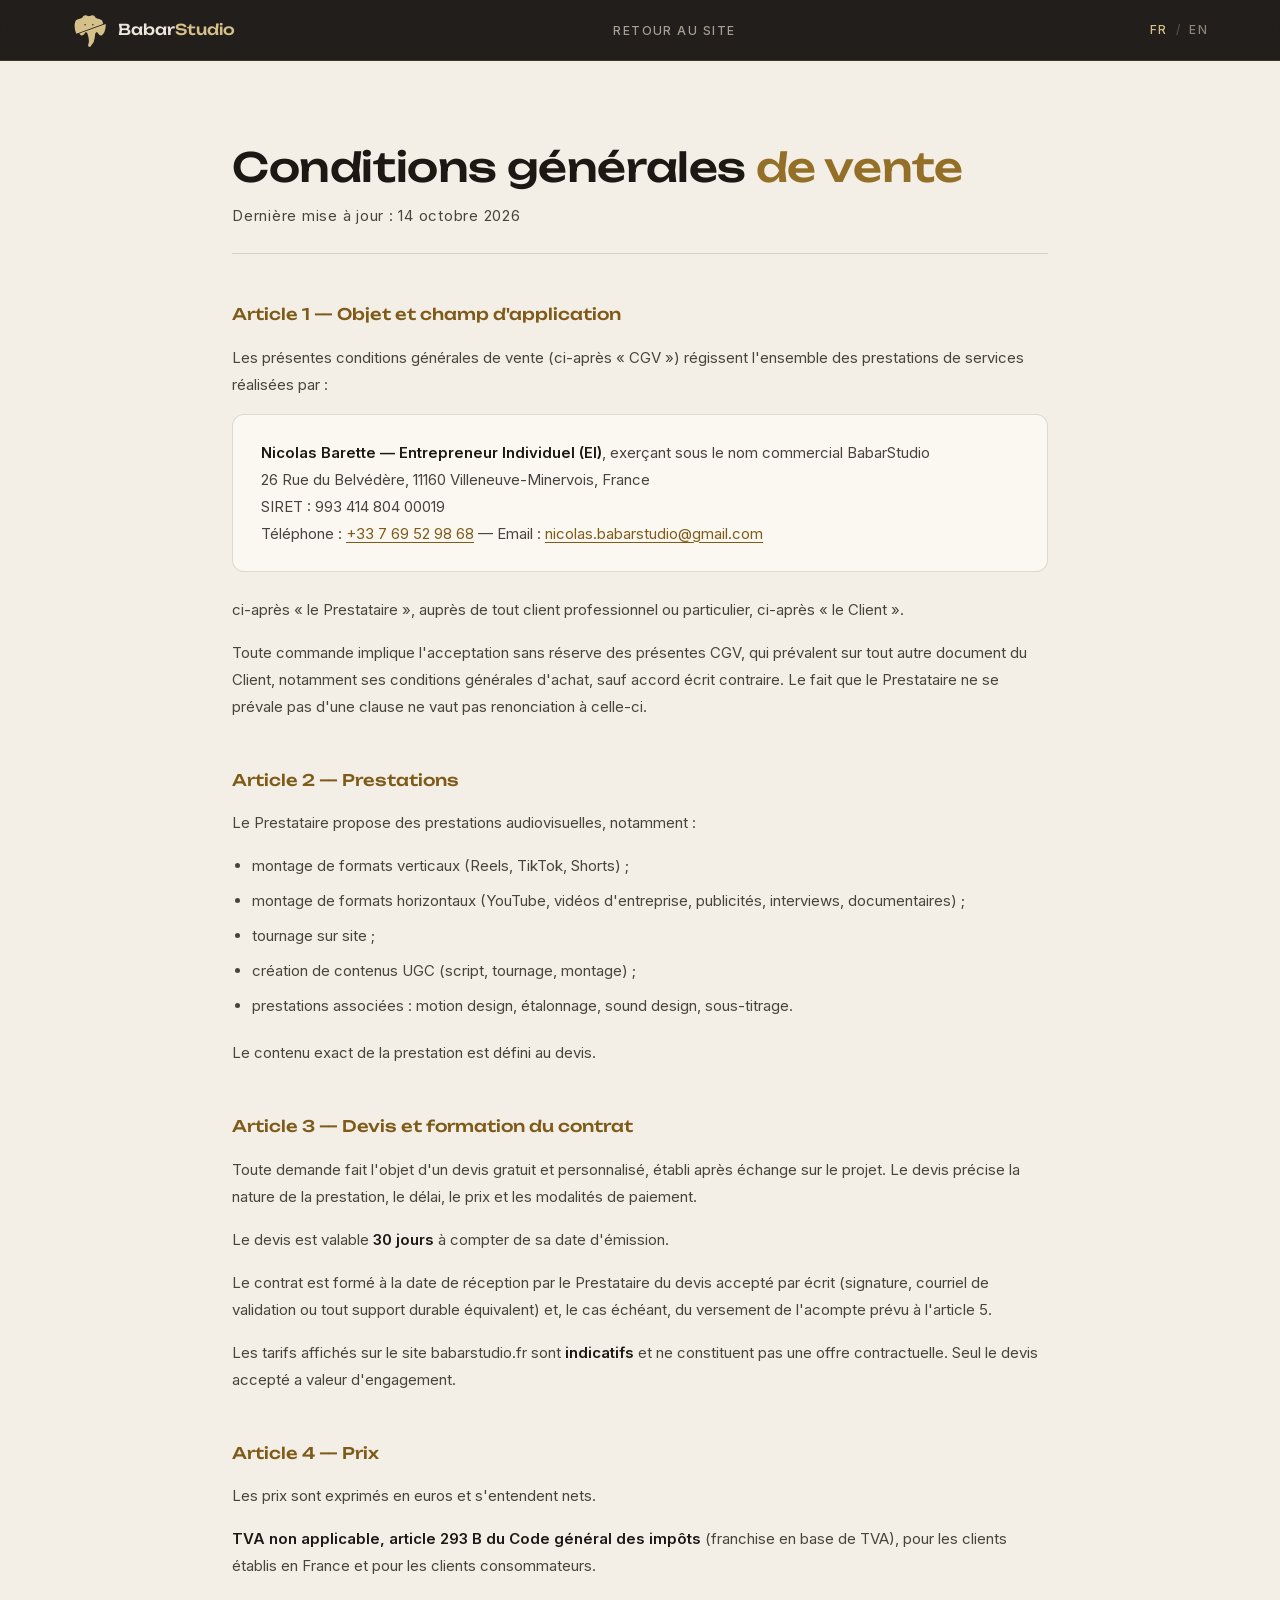
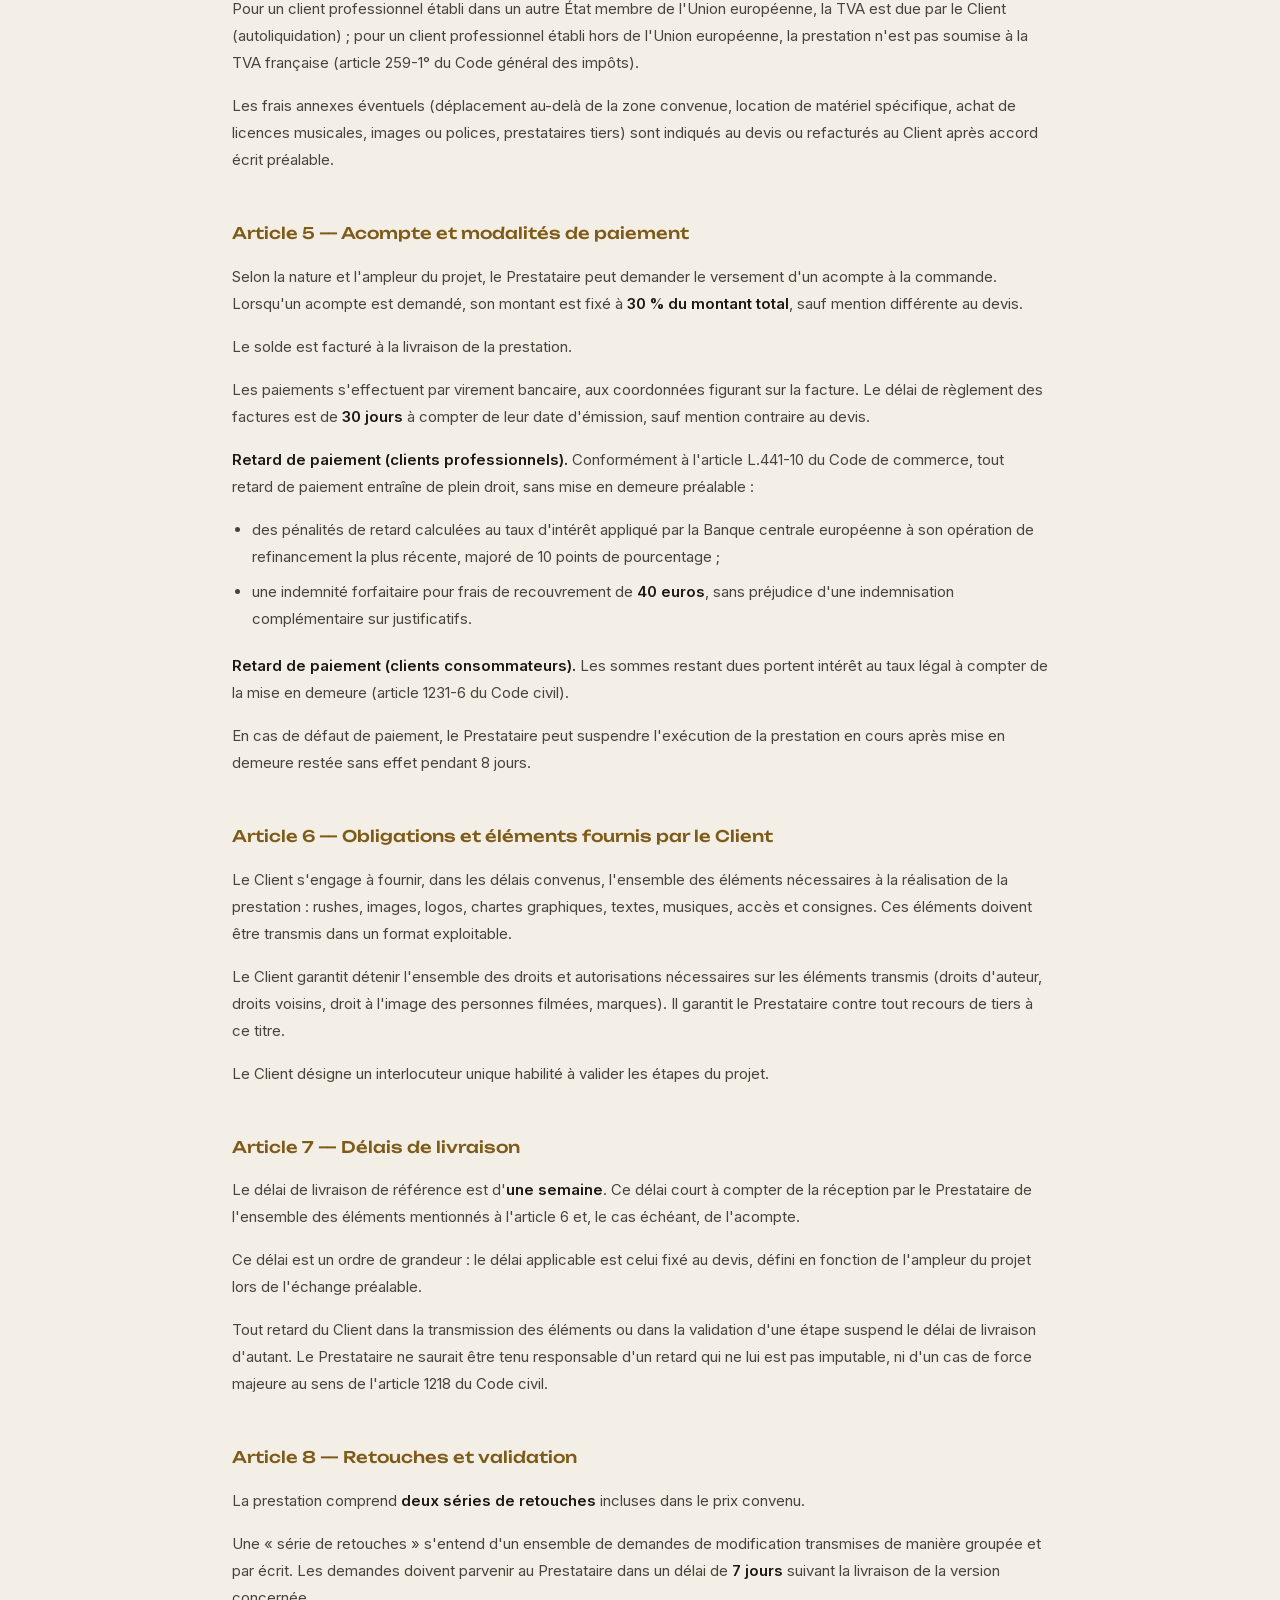
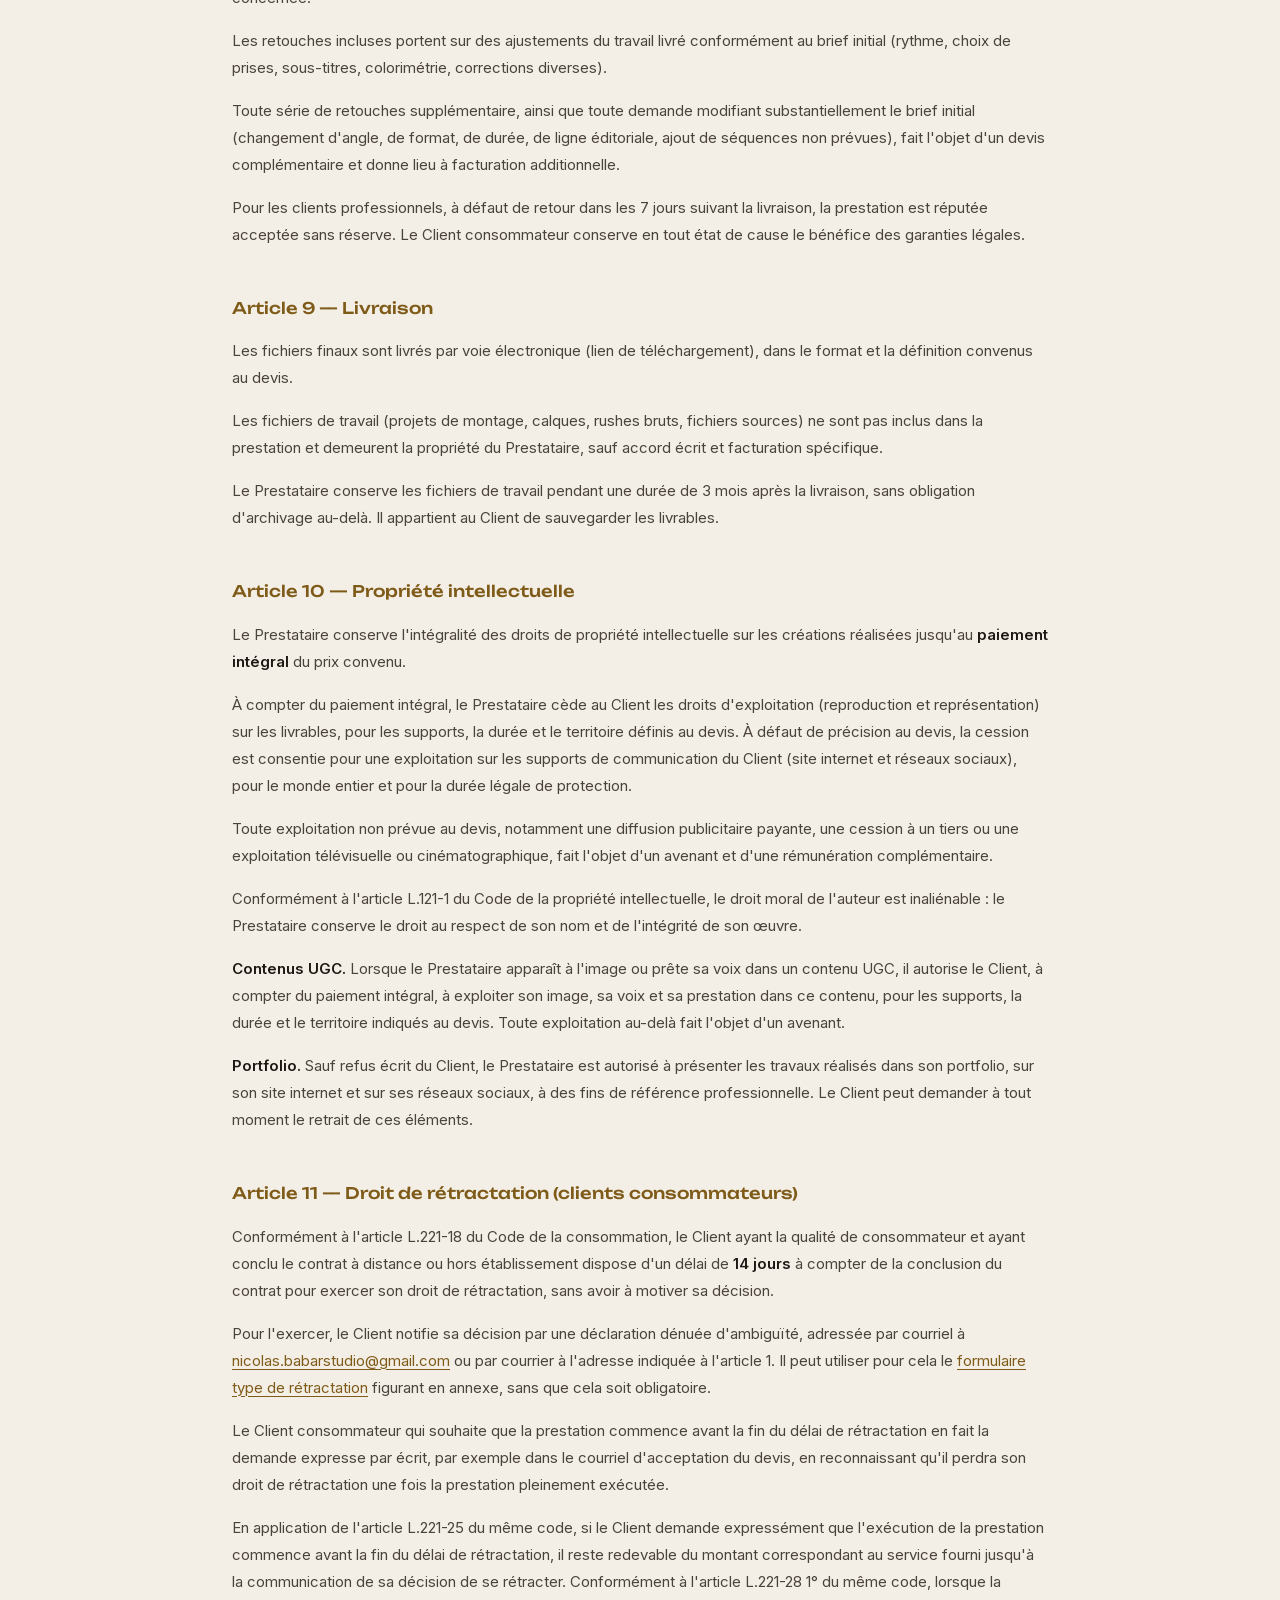
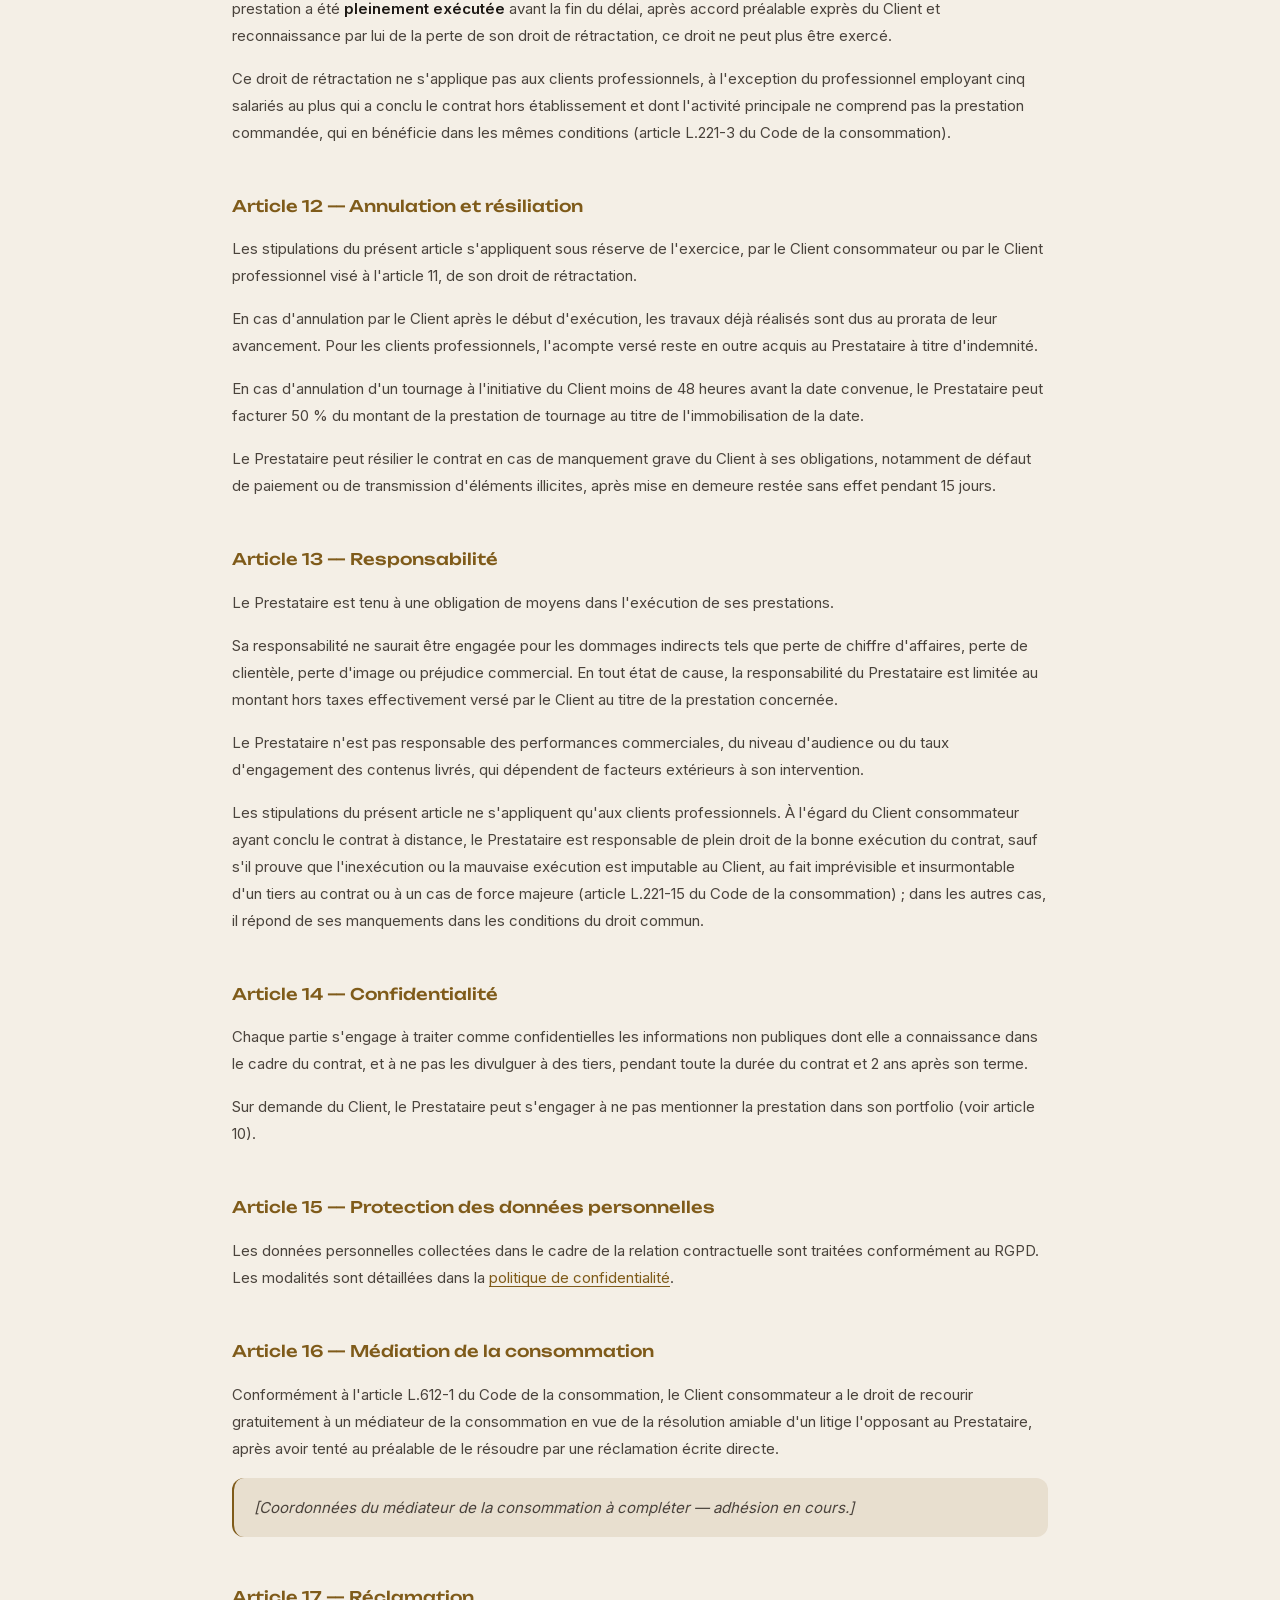
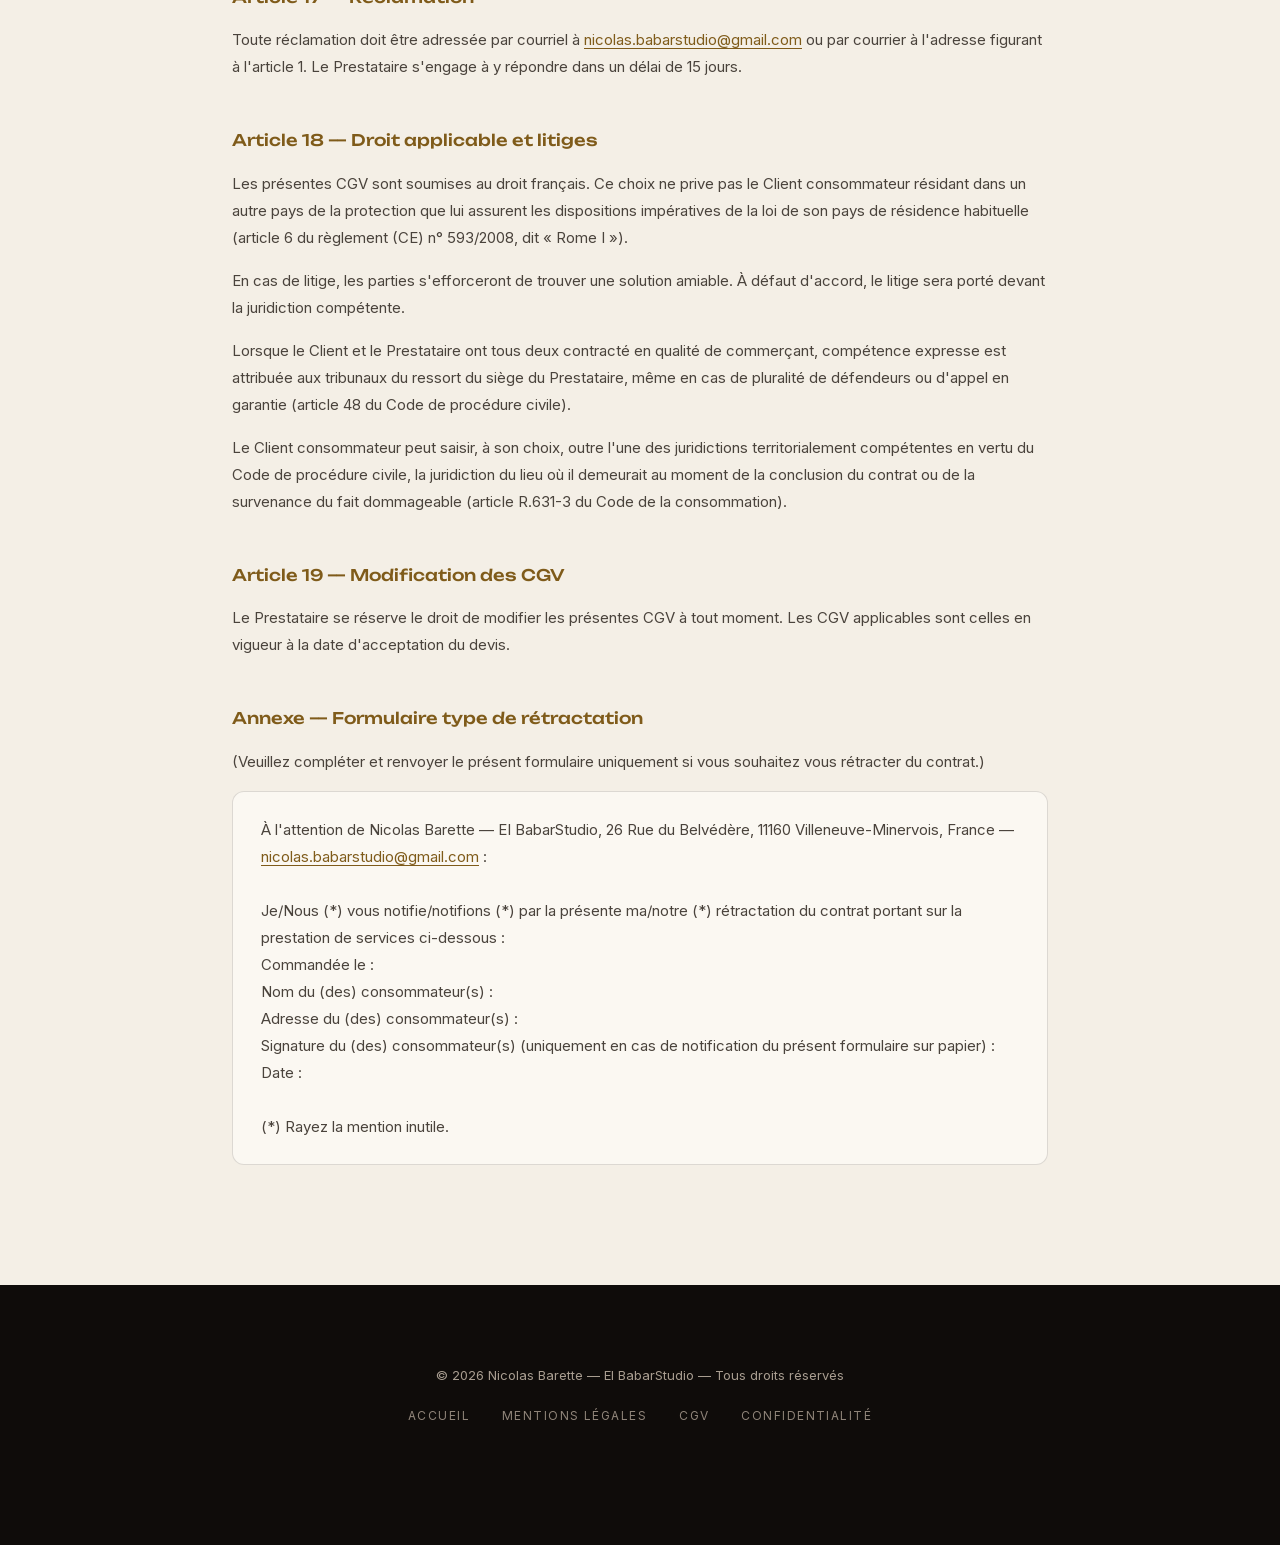
<file: cgv.html>
<!DOCTYPE html>
<html lang="fr">
<head>
  <meta charset="UTF-8">
  <meta http-equiv="Content-Security-Policy" content="default-src 'self'; base-uri 'none'; object-src 'none'; script-src 'self'; style-src 'self'; font-src 'self'; img-src 'self' https://img.youtube.com; frame-src https://www.youtube-nocookie.com; connect-src https://formspree.io; form-action https://formspree.io; upgrade-insecure-requests">
  <meta name="referrer" content="strict-origin-when-cross-origin">
  <meta name="viewport" content="width=device-width, initial-scale=1.0">
  <title>Conditions générales de vente | BabarStudio</title>
  <meta name="description" content="Conditions générales de vente des prestations de montage vidéo, tournage et création UGC de BabarStudio — Nicolas Barette.">
  <meta name="robots" content="noindex, follow">
  <link rel="canonical" href="https://babarstudio.fr/cgv.html">
  <link rel="alternate" hreflang="fr" href="https://babarstudio.fr/cgv.html">
  <link rel="alternate" hreflang="en" href="https://babarstudio.fr/en/terms.html">
  <meta name="theme-color" content="#0f0c0a">
  <link rel="icon" href="favicon.png" type="image/png">
  <link rel="apple-touch-icon" href="apple-touch-icon.png">
  <link rel="preload" href="fonts/inter.woff2" as="font" type="font/woff2" crossorigin>
  <link rel="preload" href="fonts/unbounded.woff2" as="font" type="font/woff2" crossorigin>
  <link rel="stylesheet" href="style.css">
</head>
<body>

  <div class="page-bg" aria-hidden="true"></div>

  <nav id="navbar" class="scrolled" aria-label="Navigation principale">
    <div class="nav-container">
      <a href="./" class="nav-logo" aria-label="BabarStudio, accueil">
        <img src="logo.svg" alt="BabarStudio" class="nav-logo-img" width="64" height="64">
        <span class="nav-logo-text"><span class="logo-babar">Babar</span><span class="logo-studio">Studio</span></span>
      </a>
      <ul class="nav-links nav-static">
        <li><a href="./">Retour au site</a></li>
      </ul>
      <div class="lang-switch">
        <a href="cgv.html" hreflang="fr" class="active" aria-current="true">FR</a>
        <span aria-hidden="true">/</span>
        <a href="en/terms.html" hreflang="en">EN</a>
      </div>
    </div>
  </nav>

  <main class="legal">
    <div class="container">
      <h1>Conditions générales <span class="neon-text">de vente</span></h1>
      <p class="legal-updated">Dernière mise à jour : 14 octobre 2026</p>

      <h2>Article 1 — Objet et champ d'application</h2>
      <p>Les présentes conditions générales de vente (ci-après « CGV ») régissent l'ensemble des prestations de services réalisées par :</p>
      <div class="legal-box">
        <p>
          <strong>Nicolas Barette — Entrepreneur Individuel (EI)</strong>, exerçant sous le nom commercial BabarStudio<br>
          26 Rue du Belvédère, 11160 Villeneuve-Minervois, France<br>
          SIRET : 993 414 804 00019<br>
          Téléphone : <a href="tel:+33769529868">+33 7 69 52 98 68</a> — Email : <a href="mailto:nicolas.babarstudio@gmail.com">nicolas.babarstudio@gmail.com</a>
        </p>
      </div>
      <p>ci-après « le Prestataire », auprès de tout client professionnel ou particulier, ci-après « le Client ».</p>
      <p>Toute commande implique l'acceptation sans réserve des présentes CGV, qui prévalent sur tout autre document du Client, notamment ses conditions générales d'achat, sauf accord écrit contraire. Le fait que le Prestataire ne se prévale pas d'une clause ne vaut pas renonciation à celle-ci.</p>

      <h2>Article 2 — Prestations</h2>
      <p>Le Prestataire propose des prestations audiovisuelles, notamment :</p>
      <ul>
        <li>montage de formats verticaux (Reels, TikTok, Shorts) ;</li>
        <li>montage de formats horizontaux (YouTube, vidéos d'entreprise, publicités, interviews, documentaires) ;</li>
        <li>tournage sur site ;</li>
        <li>création de contenus UGC (script, tournage, montage) ;</li>
        <li>prestations associées : motion design, étalonnage, sound design, sous-titrage.</li>
      </ul>
      <p>Le contenu exact de la prestation est défini au devis.</p>

      <h2>Article 3 — Devis et formation du contrat</h2>
      <p>Toute demande fait l'objet d'un devis gratuit et personnalisé, établi après échange sur le projet. Le devis précise la nature de la prestation, le délai, le prix et les modalités de paiement.</p>
      <p>Le devis est valable <strong>30 jours</strong> à compter de sa date d'émission.</p>
      <p>Le contrat est formé à la date de réception par le Prestataire du devis accepté par écrit (signature, courriel de validation ou tout support durable équivalent) et, le cas échéant, du versement de l'acompte prévu à l'article 5.</p>
      <p>Les tarifs affichés sur le site babarstudio.fr sont <strong>indicatifs</strong> et ne constituent pas une offre contractuelle. Seul le devis accepté a valeur d'engagement.</p>

      <h2>Article 4 — Prix</h2>
      <p>Les prix sont exprimés en euros et s'entendent nets.</p>
      <p><strong>TVA non applicable, article 293 B du Code général des impôts</strong> (franchise en base de TVA), pour les clients établis en France et pour les clients consommateurs.</p>
      <p>Pour un client professionnel établi dans un autre État membre de l'Union européenne, la TVA est due par le Client (autoliquidation) ; pour un client professionnel établi hors de l'Union européenne, la prestation n'est pas soumise à la TVA française (article 259-1° du Code général des impôts).</p>
      <p>Les frais annexes éventuels (déplacement au-delà de la zone convenue, location de matériel spécifique, achat de licences musicales, images ou polices, prestataires tiers) sont indiqués au devis ou refacturés au Client après accord écrit préalable.</p>

      <h2>Article 5 — Acompte et modalités de paiement</h2>
      <p>Selon la nature et l'ampleur du projet, le Prestataire peut demander le versement d'un acompte à la commande. Lorsqu'un acompte est demandé, son montant est fixé à <strong>30 % du montant total</strong>, sauf mention différente au devis.</p>
      <p>Le solde est facturé à la livraison de la prestation.</p>
      <p>Les paiements s'effectuent par virement bancaire, aux coordonnées figurant sur la facture. Le délai de règlement des factures est de <strong>30 jours</strong> à compter de leur date d'émission, sauf mention contraire au devis.</p>
      <p><strong>Retard de paiement (clients professionnels).</strong> Conformément à l'article L.441-10 du Code de commerce, tout retard de paiement entraîne de plein droit, sans mise en demeure préalable :</p>
      <ul>
        <li>des pénalités de retard calculées au taux d'intérêt appliqué par la Banque centrale européenne à son opération de refinancement la plus récente, majoré de 10 points de pourcentage ;</li>
        <li>une indemnité forfaitaire pour frais de recouvrement de <strong>40 euros</strong>, sans préjudice d'une indemnisation complémentaire sur justificatifs.</li>
      </ul>
      <p><strong>Retard de paiement (clients consommateurs).</strong> Les sommes restant dues portent intérêt au taux légal à compter de la mise en demeure (article 1231-6 du Code civil).</p>
      <p>En cas de défaut de paiement, le Prestataire peut suspendre l'exécution de la prestation en cours après mise en demeure restée sans effet pendant 8 jours.</p>

      <h2>Article 6 — Obligations et éléments fournis par le Client</h2>
      <p>Le Client s'engage à fournir, dans les délais convenus, l'ensemble des éléments nécessaires à la réalisation de la prestation : rushes, images, logos, chartes graphiques, textes, musiques, accès et consignes. Ces éléments doivent être transmis dans un format exploitable.</p>
      <p>Le Client garantit détenir l'ensemble des droits et autorisations nécessaires sur les éléments transmis (droits d'auteur, droits voisins, droit à l'image des personnes filmées, marques). Il garantit le Prestataire contre tout recours de tiers à ce titre.</p>
      <p>Le Client désigne un interlocuteur unique habilité à valider les étapes du projet.</p>

      <h2>Article 7 — Délais de livraison</h2>
      <p>Le délai de livraison de référence est d'<strong>une semaine</strong>. Ce délai court à compter de la réception par le Prestataire de l'ensemble des éléments mentionnés à l'article 6 et, le cas échéant, de l'acompte.</p>
      <p>Ce délai est un ordre de grandeur : le délai applicable est celui fixé au devis, défini en fonction de l'ampleur du projet lors de l'échange préalable.</p>
      <p>Tout retard du Client dans la transmission des éléments ou dans la validation d'une étape suspend le délai de livraison d'autant. Le Prestataire ne saurait être tenu responsable d'un retard qui ne lui est pas imputable, ni d'un cas de force majeure au sens de l'article 1218 du Code civil.</p>

      <h2>Article 8 — Retouches et validation</h2>
      <p>La prestation comprend <strong>deux séries de retouches</strong> incluses dans le prix convenu.</p>
      <p>Une « série de retouches » s'entend d'un ensemble de demandes de modification transmises de manière groupée et par écrit. Les demandes doivent parvenir au Prestataire dans un délai de <strong>7 jours</strong> suivant la livraison de la version concernée.</p>
      <p>Les retouches incluses portent sur des ajustements du travail livré conformément au brief initial (rythme, choix de prises, sous-titres, colorimétrie, corrections diverses).</p>
      <p>Toute série de retouches supplémentaire, ainsi que toute demande modifiant substantiellement le brief initial (changement d'angle, de format, de durée, de ligne éditoriale, ajout de séquences non prévues), fait l'objet d'un devis complémentaire et donne lieu à facturation additionnelle.</p>
      <p>Pour les clients professionnels, à défaut de retour dans les 7 jours suivant la livraison, la prestation est réputée acceptée sans réserve. Le Client consommateur conserve en tout état de cause le bénéfice des garanties légales.</p>

      <h2>Article 9 — Livraison</h2>
      <p>Les fichiers finaux sont livrés par voie électronique (lien de téléchargement), dans le format et la définition convenus au devis.</p>
      <p>Les fichiers de travail (projets de montage, calques, rushes bruts, fichiers sources) ne sont pas inclus dans la prestation et demeurent la propriété du Prestataire, sauf accord écrit et facturation spécifique.</p>
      <p>Le Prestataire conserve les fichiers de travail pendant une durée de 3 mois après la livraison, sans obligation d'archivage au-delà. Il appartient au Client de sauvegarder les livrables.</p>

      <h2>Article 10 — Propriété intellectuelle</h2>
      <p>Le Prestataire conserve l'intégralité des droits de propriété intellectuelle sur les créations réalisées jusqu'au <strong>paiement intégral</strong> du prix convenu.</p>
      <p>À compter du paiement intégral, le Prestataire cède au Client les droits d'exploitation (reproduction et représentation) sur les livrables, pour les supports, la durée et le territoire définis au devis. À défaut de précision au devis, la cession est consentie pour une exploitation sur les supports de communication du Client (site internet et réseaux sociaux), pour le monde entier et pour la durée légale de protection.</p>
      <p>Toute exploitation non prévue au devis, notamment une diffusion publicitaire payante, une cession à un tiers ou une exploitation télévisuelle ou cinématographique, fait l'objet d'un avenant et d'une rémunération complémentaire.</p>
      <p>Conformément à l'article L.121-1 du Code de la propriété intellectuelle, le droit moral de l'auteur est inaliénable : le Prestataire conserve le droit au respect de son nom et de l'intégrité de son œuvre.</p>
      <p><strong>Contenus UGC.</strong> Lorsque le Prestataire apparaît à l'image ou prête sa voix dans un contenu UGC, il autorise le Client, à compter du paiement intégral, à exploiter son image, sa voix et sa prestation dans ce contenu, pour les supports, la durée et le territoire indiqués au devis. Toute exploitation au-delà fait l'objet d'un avenant.</p>
      <p><strong>Portfolio.</strong> Sauf refus écrit du Client, le Prestataire est autorisé à présenter les travaux réalisés dans son portfolio, sur son site internet et sur ses réseaux sociaux, à des fins de référence professionnelle. Le Client peut demander à tout moment le retrait de ces éléments.</p>

      <h2>Article 11 — Droit de rétractation (clients consommateurs)</h2>
      <p>Conformément à l'article L.221-18 du Code de la consommation, le Client ayant la qualité de consommateur et ayant conclu le contrat à distance ou hors établissement dispose d'un délai de <strong>14 jours</strong> à compter de la conclusion du contrat pour exercer son droit de rétractation, sans avoir à motiver sa décision.</p>
      <p>Pour l'exercer, le Client notifie sa décision par une déclaration dénuée d'ambiguïté, adressée par courriel à <a href="mailto:nicolas.babarstudio@gmail.com">nicolas.babarstudio@gmail.com</a> ou par courrier à l'adresse indiquée à l'article 1. Il peut utiliser pour cela le <a href="#retractation">formulaire type de rétractation</a> figurant en annexe, sans que cela soit obligatoire.</p>
      <p>Le Client consommateur qui souhaite que la prestation commence avant la fin du délai de rétractation en fait la demande expresse par écrit, par exemple dans le courriel d'acceptation du devis, en reconnaissant qu'il perdra son droit de rétractation une fois la prestation pleinement exécutée.</p>
      <p>En application de l'article L.221-25 du même code, si le Client demande expressément que l'exécution de la prestation commence avant la fin du délai de rétractation, il reste redevable du montant correspondant au service fourni jusqu'à la communication de sa décision de se rétracter. Conformément à l'article L.221-28 1° du même code, lorsque la prestation a été <strong>pleinement exécutée</strong> avant la fin du délai, après accord préalable exprès du Client et reconnaissance par lui de la perte de son droit de rétractation, ce droit ne peut plus être exercé.</p>
      <p>Ce droit de rétractation ne s'applique pas aux clients professionnels, à l'exception du professionnel employant cinq salariés au plus qui a conclu le contrat hors établissement et dont l'activité principale ne comprend pas la prestation commandée, qui en bénéficie dans les mêmes conditions (article L.221-3 du Code de la consommation).</p>

      <h2>Article 12 — Annulation et résiliation</h2>
      <p>Les stipulations du présent article s'appliquent sous réserve de l'exercice, par le Client consommateur ou par le Client professionnel visé à l'article 11, de son droit de rétractation.</p>
      <p>En cas d'annulation par le Client après le début d'exécution, les travaux déjà réalisés sont dus au prorata de leur avancement. Pour les clients professionnels, l'acompte versé reste en outre acquis au Prestataire à titre d'indemnité.</p>
      <p>En cas d'annulation d'un tournage à l'initiative du Client moins de 48 heures avant la date convenue, le Prestataire peut facturer 50 % du montant de la prestation de tournage au titre de l'immobilisation de la date.</p>
      <p>Le Prestataire peut résilier le contrat en cas de manquement grave du Client à ses obligations, notamment de défaut de paiement ou de transmission d'éléments illicites, après mise en demeure restée sans effet pendant 15 jours.</p>

      <h2>Article 13 — Responsabilité</h2>
      <p>Le Prestataire est tenu à une obligation de moyens dans l'exécution de ses prestations.</p>
      <p>Sa responsabilité ne saurait être engagée pour les dommages indirects tels que perte de chiffre d'affaires, perte de clientèle, perte d'image ou préjudice commercial. En tout état de cause, la responsabilité du Prestataire est limitée au montant hors taxes effectivement versé par le Client au titre de la prestation concernée.</p>
      <p>Le Prestataire n'est pas responsable des performances commerciales, du niveau d'audience ou du taux d'engagement des contenus livrés, qui dépendent de facteurs extérieurs à son intervention.</p>
      <p>Les stipulations du présent article ne s'appliquent qu'aux clients professionnels. À l'égard du Client consommateur ayant conclu le contrat à distance, le Prestataire est responsable de plein droit de la bonne exécution du contrat, sauf s'il prouve que l'inexécution ou la mauvaise exécution est imputable au Client, au fait imprévisible et insurmontable d'un tiers au contrat ou à un cas de force majeure (article L.221-15 du Code de la consommation) ; dans les autres cas, il répond de ses manquements dans les conditions du droit commun.</p>

      <h2>Article 14 — Confidentialité</h2>
      <p>Chaque partie s'engage à traiter comme confidentielles les informations non publiques dont elle a connaissance dans le cadre du contrat, et à ne pas les divulguer à des tiers, pendant toute la durée du contrat et 2 ans après son terme.</p>
      <p>Sur demande du Client, le Prestataire peut s'engager à ne pas mentionner la prestation dans son portfolio (voir article 10).</p>

      <h2>Article 15 — Protection des données personnelles</h2>
      <p>Les données personnelles collectées dans le cadre de la relation contractuelle sont traitées conformément au RGPD. Les modalités sont détaillées dans la <a href="confidentialite.html">politique de confidentialité</a>.</p>

      <h2>Article 16 — Médiation de la consommation</h2>
      <p>Conformément à l'article L.612-1 du Code de la consommation, le Client consommateur a le droit de recourir gratuitement à un médiateur de la consommation en vue de la résolution amiable d'un litige l'opposant au Prestataire, après avoir tenté au préalable de le résoudre par une réclamation écrite directe.</p>
      <p class="legal-todo">[Coordonnées du médiateur de la consommation à compléter — adhésion en cours.]</p>

      <h2>Article 17 — Réclamation</h2>
      <p>Toute réclamation doit être adressée par courriel à <a href="mailto:nicolas.babarstudio@gmail.com">nicolas.babarstudio@gmail.com</a> ou par courrier à l'adresse figurant à l'article 1. Le Prestataire s'engage à y répondre dans un délai de 15 jours.</p>

      <h2>Article 18 — Droit applicable et litiges</h2>
      <p>Les présentes CGV sont soumises au droit français. Ce choix ne prive pas le Client consommateur résidant dans un autre pays de la protection que lui assurent les dispositions impératives de la loi de son pays de résidence habituelle (article 6 du règlement (CE) n° 593/2008, dit « Rome I »).</p>
      <p>En cas de litige, les parties s'efforceront de trouver une solution amiable. À défaut d'accord, le litige sera porté devant la juridiction compétente.</p>
      <p>Lorsque le Client et le Prestataire ont tous deux contracté en qualité de commerçant, compétence expresse est attribuée aux tribunaux du ressort du siège du Prestataire, même en cas de pluralité de défendeurs ou d'appel en garantie (article 48 du Code de procédure civile).</p>
      <p>Le Client consommateur peut saisir, à son choix, outre l'une des juridictions territorialement compétentes en vertu du Code de procédure civile, la juridiction du lieu où il demeurait au moment de la conclusion du contrat ou de la survenance du fait dommageable (article R.631-3 du Code de la consommation).</p>

      <h2>Article 19 — Modification des CGV</h2>
      <p>Le Prestataire se réserve le droit de modifier les présentes CGV à tout moment. Les CGV applicables sont celles en vigueur à la date d'acceptation du devis.</p>

      <h2 id="retractation">Annexe — Formulaire type de rétractation</h2>
      <p>(Veuillez compléter et renvoyer le présent formulaire uniquement si vous souhaitez vous rétracter du contrat.)</p>
      <div class="legal-box">
        <p>
          À l'attention de Nicolas Barette — EI BabarStudio, 26 Rue du Belvédère, 11160 Villeneuve-Minervois, France — <a href="mailto:nicolas.babarstudio@gmail.com">nicolas.babarstudio@gmail.com</a> :<br><br>
          Je/Nous (*) vous notifie/notifions (*) par la présente ma/notre (*) rétractation du contrat portant sur la prestation de services ci-dessous :<br>
          Commandée le :<br>
          Nom du (des) consommateur(s) :<br>
          Adresse du (des) consommateur(s) :<br>
          Signature du (des) consommateur(s) (uniquement en cas de notification du présent formulaire sur papier) :<br>
          Date :<br><br>
          (*) Rayez la mention inutile.
        </p>
      </div>
    </div>
  </main>

  <footer>
    <div class="container">
      <p>&copy; 2026 Nicolas Barette — EI BabarStudio — Tous droits réservés</p>
      <nav class="footer-links" aria-label="Informations légales">
        <a href="./">Accueil</a>
        <a href="mentions-legales.html">Mentions légales</a>
        <a href="cgv.html">CGV</a>
        <a href="confidentialite.html">Confidentialité</a>
      </nav>
    </div>
  </footer>

</body>
</html>
</file>
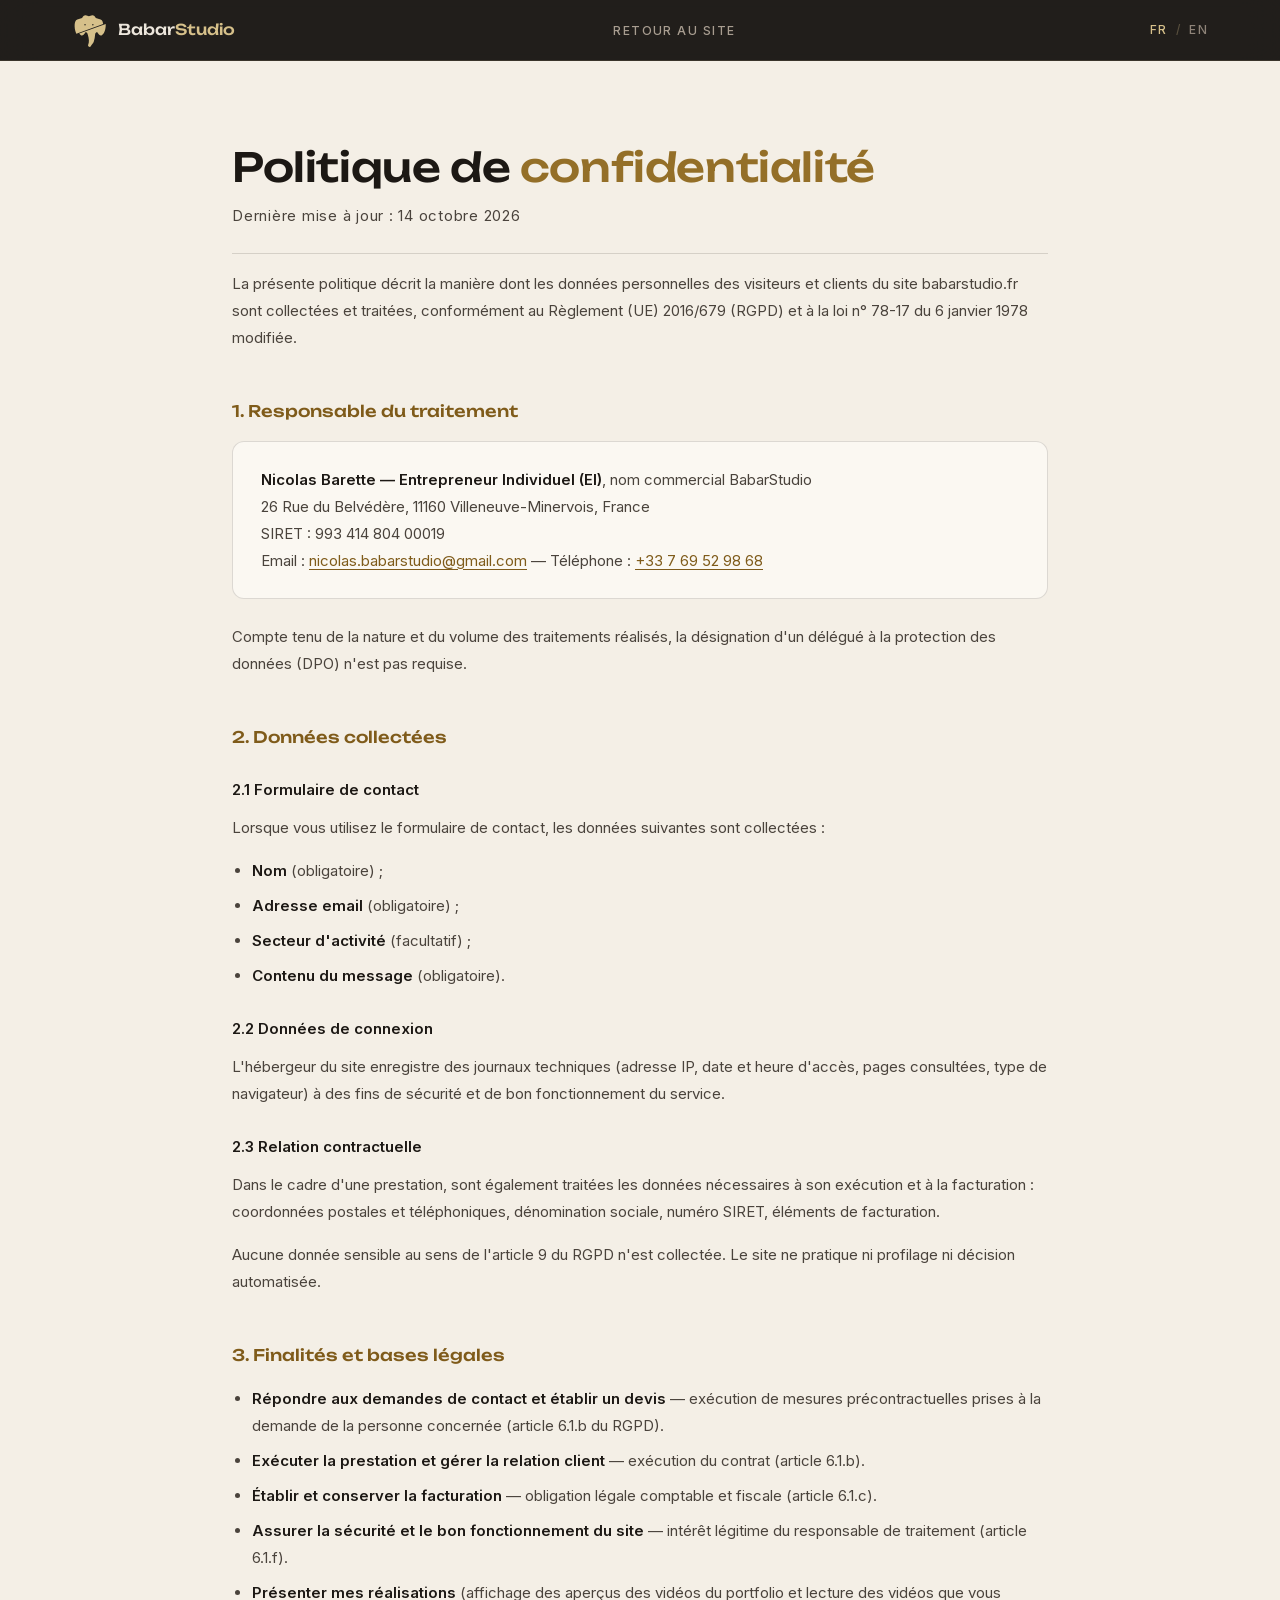
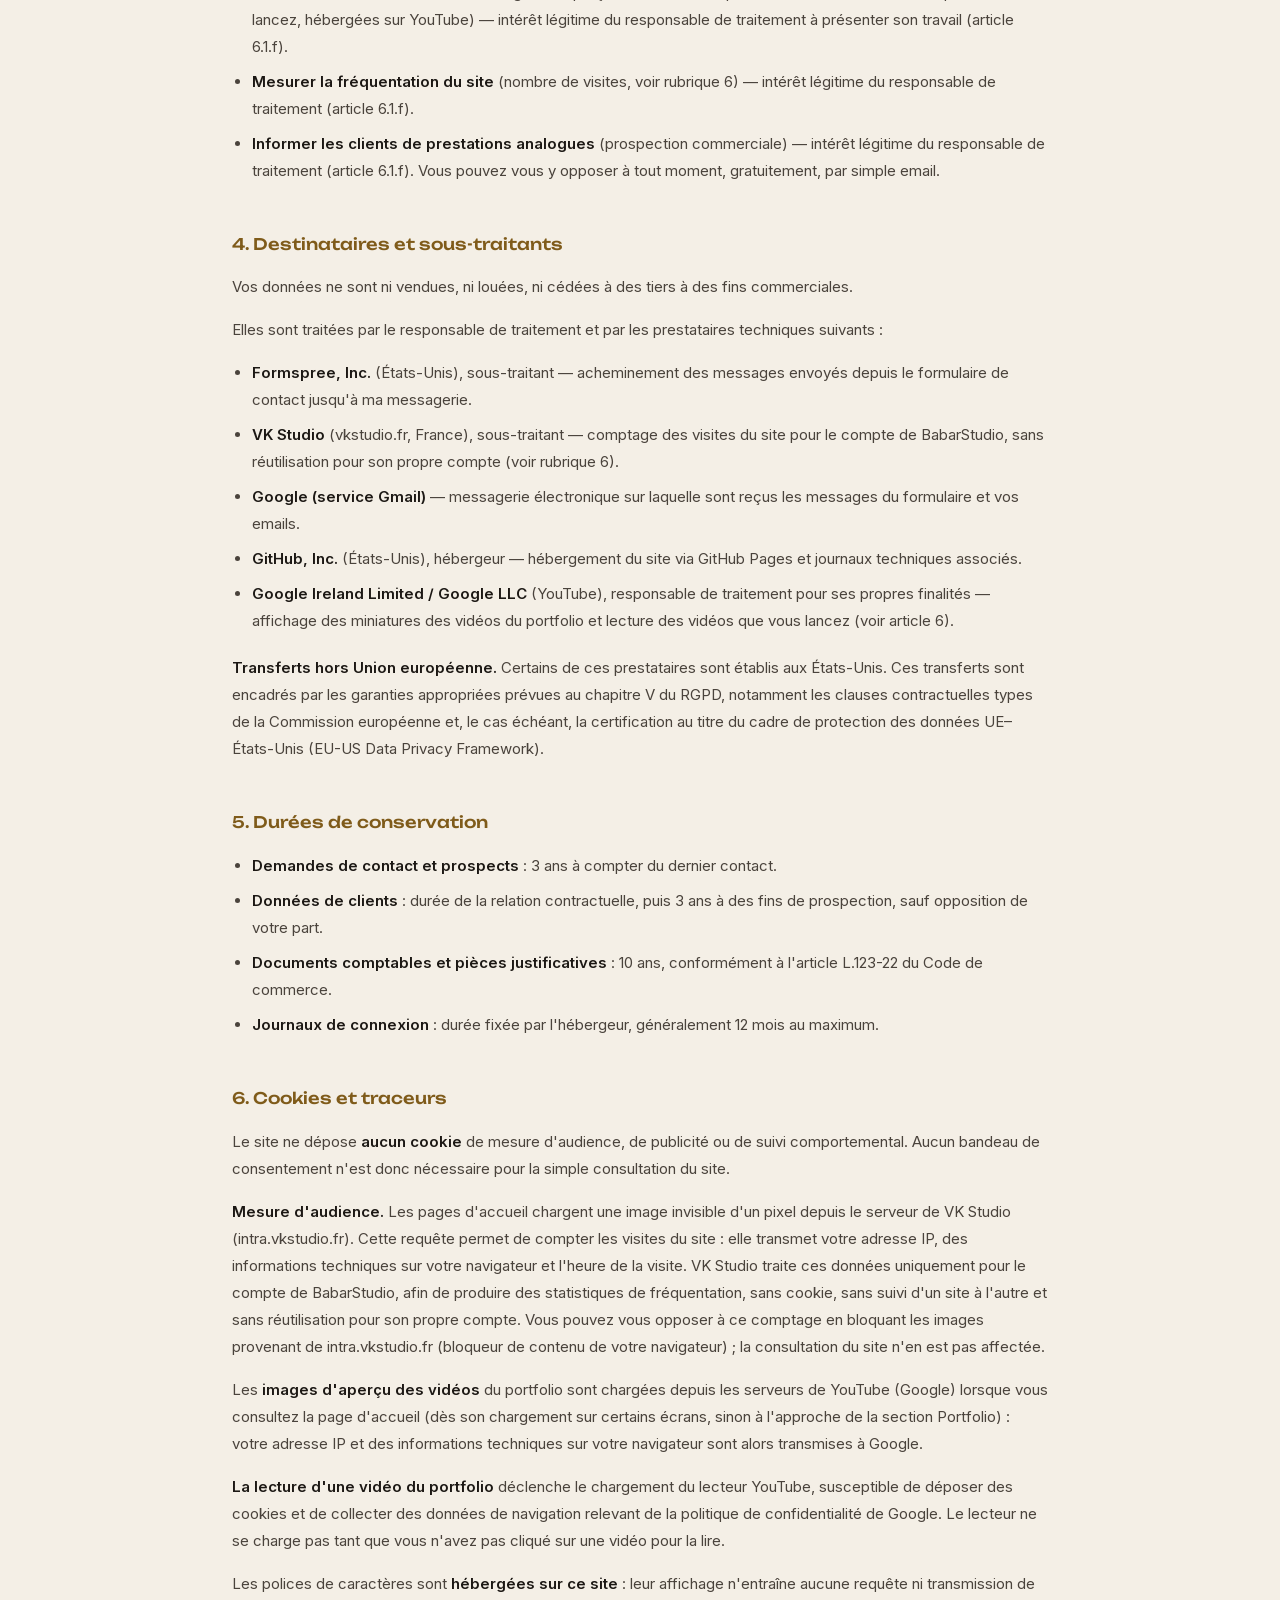
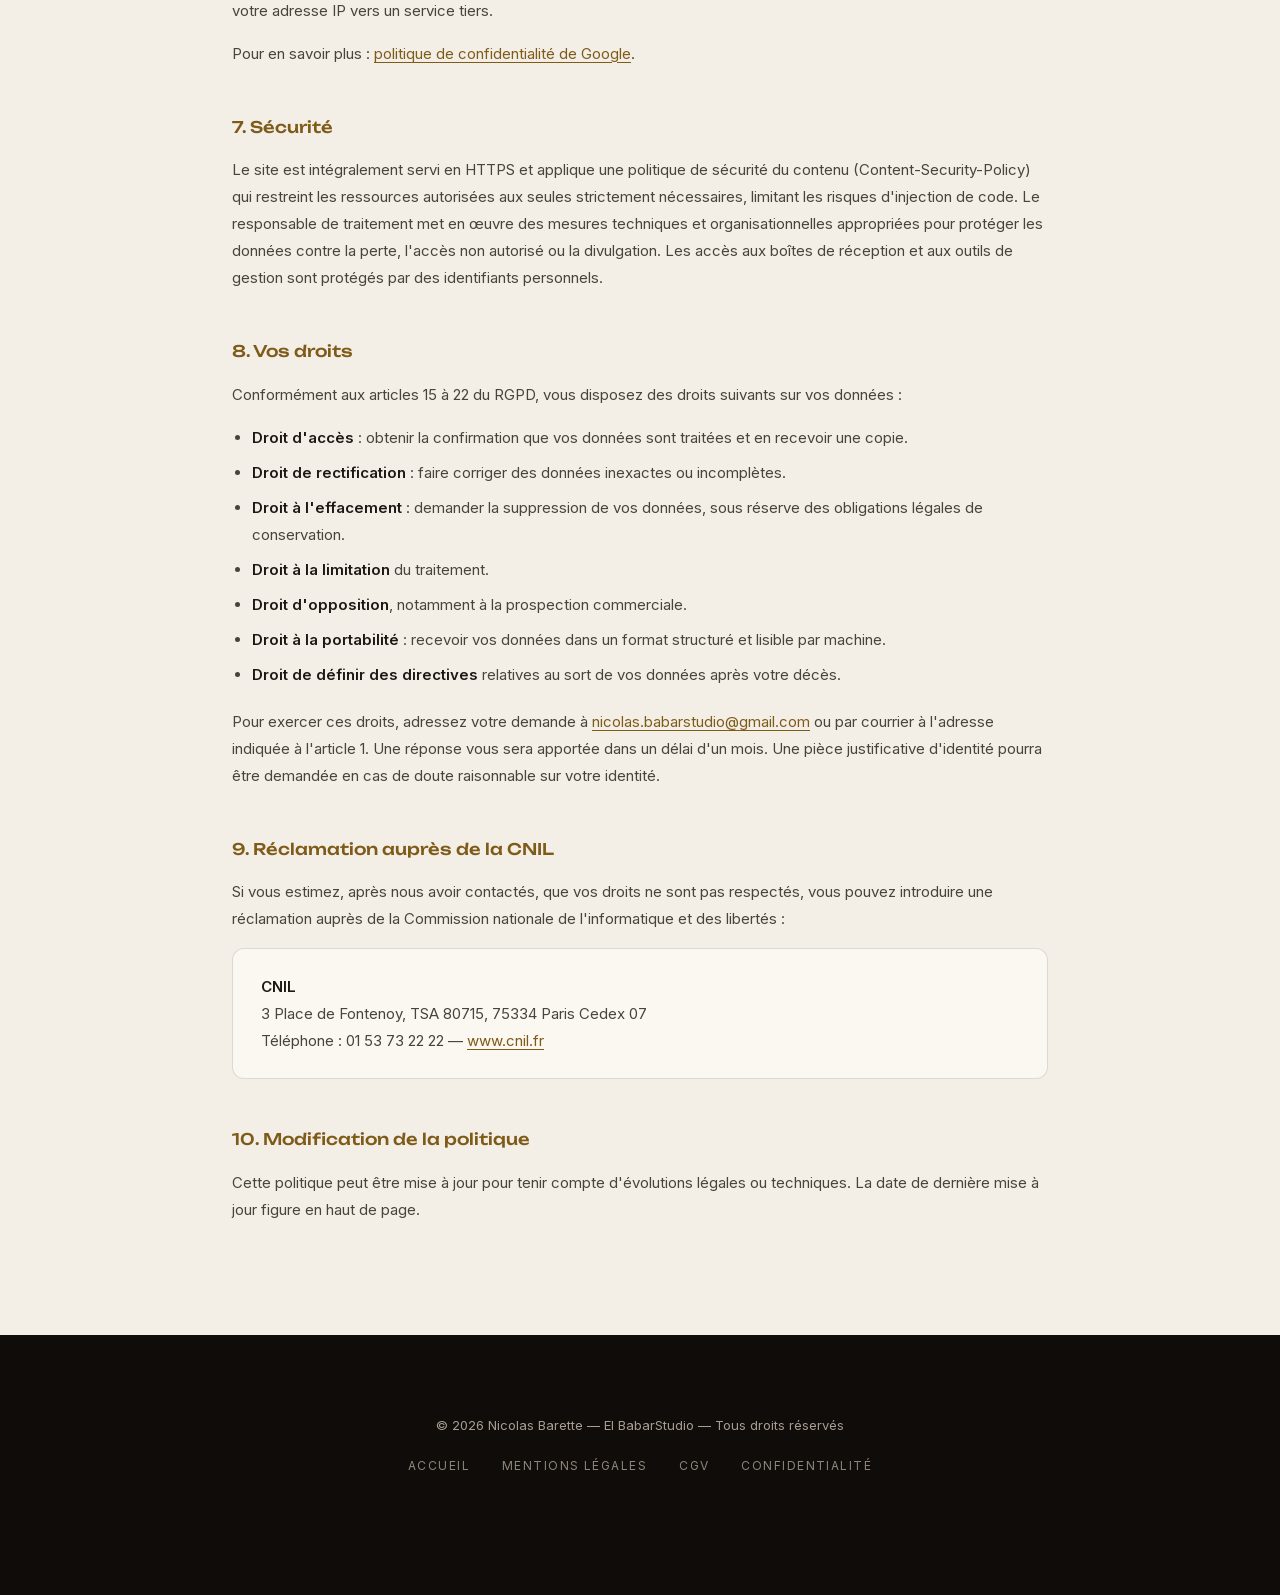
<file: confidentialite.html>
<!DOCTYPE html>
<html lang="fr">
<head>
  <meta charset="UTF-8">
  <meta http-equiv="Content-Security-Policy" content="default-src 'self'; base-uri 'none'; object-src 'none'; script-src 'self'; style-src 'self'; font-src 'self'; img-src 'self' https://img.youtube.com; frame-src https://www.youtube-nocookie.com; connect-src https://formspree.io; form-action https://formspree.io; upgrade-insecure-requests">
  <meta name="referrer" content="strict-origin-when-cross-origin">
  <meta name="viewport" content="width=device-width, initial-scale=1.0">
  <title>Politique de confidentialité | BabarStudio</title>
  <meta name="description" content="Politique de confidentialité et traitement des données personnelles du site babarstudio.fr, conformément au RGPD.">
  <meta name="robots" content="noindex, follow">
  <link rel="canonical" href="https://babarstudio.fr/confidentialite.html">
  <link rel="alternate" hreflang="fr" href="https://babarstudio.fr/confidentialite.html">
  <link rel="alternate" hreflang="en" href="https://babarstudio.fr/en/privacy.html">
  <meta name="theme-color" content="#0f0c0a">
  <link rel="icon" href="favicon.png" type="image/png">
  <link rel="apple-touch-icon" href="apple-touch-icon.png">
  <link rel="preload" href="fonts/inter.woff2" as="font" type="font/woff2" crossorigin>
  <link rel="preload" href="fonts/unbounded.woff2" as="font" type="font/woff2" crossorigin>
  <link rel="stylesheet" href="style.css">
</head>
<body>

  <div class="page-bg" aria-hidden="true"></div>

  <nav id="navbar" class="scrolled" aria-label="Navigation principale">
    <div class="nav-container">
      <a href="./" class="nav-logo" aria-label="BabarStudio, accueil">
        <img src="logo.svg" alt="BabarStudio" class="nav-logo-img" width="64" height="64">
        <span class="nav-logo-text"><span class="logo-babar">Babar</span><span class="logo-studio">Studio</span></span>
      </a>
      <ul class="nav-links nav-static">
        <li><a href="./">Retour au site</a></li>
      </ul>
      <div class="lang-switch">
        <a href="confidentialite.html" hreflang="fr" class="active" aria-current="true">FR</a>
        <span aria-hidden="true">/</span>
        <a href="en/privacy.html" hreflang="en">EN</a>
      </div>
    </div>
  </nav>

  <main class="legal">
    <div class="container">
      <h1>Politique de <span class="neon-text">confidentialité</span></h1>
      <p class="legal-updated">Dernière mise à jour : 14 octobre 2026</p>

      <p>La présente politique décrit la manière dont les données personnelles des visiteurs et clients du site babarstudio.fr sont collectées et traitées, conformément au Règlement (UE) 2016/679 (RGPD) et à la loi n° 78-17 du 6 janvier 1978 modifiée.</p>

      <h2>1. Responsable du traitement</h2>
      <div class="legal-box">
        <p>
          <strong>Nicolas Barette — Entrepreneur Individuel (EI)</strong>, nom commercial BabarStudio<br>
          26 Rue du Belvédère, 11160 Villeneuve-Minervois, France<br>
          SIRET : 993 414 804 00019<br>
          Email : <a href="mailto:nicolas.babarstudio@gmail.com">nicolas.babarstudio@gmail.com</a> — Téléphone : <a href="tel:+33769529868">+33 7 69 52 98 68</a>
        </p>
      </div>
      <p>Compte tenu de la nature et du volume des traitements réalisés, la désignation d'un délégué à la protection des données (DPO) n'est pas requise.</p>

      <h2>2. Données collectées</h2>
      <h3>2.1 Formulaire de contact</h3>
      <p>Lorsque vous utilisez le formulaire de contact, les données suivantes sont collectées :</p>
      <ul>
        <li><strong>Nom</strong> (obligatoire) ;</li>
        <li><strong>Adresse email</strong> (obligatoire) ;</li>
        <li><strong>Secteur d'activité</strong> (facultatif) ;</li>
        <li><strong>Contenu du message</strong> (obligatoire).</li>
      </ul>
      <h3>2.2 Données de connexion</h3>
      <p>L'hébergeur du site enregistre des journaux techniques (adresse IP, date et heure d'accès, pages consultées, type de navigateur) à des fins de sécurité et de bon fonctionnement du service.</p>
      <h3>2.3 Relation contractuelle</h3>
      <p>Dans le cadre d'une prestation, sont également traitées les données nécessaires à son exécution et à la facturation : coordonnées postales et téléphoniques, dénomination sociale, numéro SIRET, éléments de facturation.</p>
      <p>Aucune donnée sensible au sens de l'article 9 du RGPD n'est collectée. Le site ne pratique ni profilage ni décision automatisée.</p>

      <h2>3. Finalités et bases légales</h2>
      <ul>
        <li><strong>Répondre aux demandes de contact et établir un devis</strong> — exécution de mesures précontractuelles prises à la demande de la personne concernée (article 6.1.b du RGPD).</li>
        <li><strong>Exécuter la prestation et gérer la relation client</strong> — exécution du contrat (article 6.1.b).</li>
        <li><strong>Établir et conserver la facturation</strong> — obligation légale comptable et fiscale (article 6.1.c).</li>
        <li><strong>Assurer la sécurité et le bon fonctionnement du site</strong> — intérêt légitime du responsable de traitement (article 6.1.f).</li>
        <li><strong>Présenter mes réalisations</strong> (affichage des aperçus des vidéos du portfolio et lecture des vidéos que vous lancez, hébergées sur YouTube) — intérêt légitime du responsable de traitement à présenter son travail (article 6.1.f).</li>
        <li><strong>Mesurer la fréquentation du site</strong> (nombre de visites, voir rubrique 6) — intérêt légitime du responsable de traitement (article 6.1.f).</li>
        <li><strong>Informer les clients de prestations analogues</strong> (prospection commerciale) — intérêt légitime du responsable de traitement (article 6.1.f). Vous pouvez vous y opposer à tout moment, gratuitement, par simple email.</li>
      </ul>

      <h2>4. Destinataires et sous-traitants</h2>
      <p>Vos données ne sont ni vendues, ni louées, ni cédées à des tiers à des fins commerciales.</p>
      <p>Elles sont traitées par le responsable de traitement et par les prestataires techniques suivants :</p>
      <ul>
        <li><strong>Formspree, Inc.</strong> (États-Unis), sous-traitant — acheminement des messages envoyés depuis le formulaire de contact jusqu'à ma messagerie.</li>
        <li><strong>VK Studio</strong> (vkstudio.fr, France), sous-traitant — comptage des visites du site pour le compte de BabarStudio, sans réutilisation pour son propre compte (voir rubrique 6).</li>
        <li><strong>Google (service Gmail)</strong> — messagerie électronique sur laquelle sont reçus les messages du formulaire et vos emails.</li>
        <li><strong>GitHub, Inc.</strong> (États-Unis), hébergeur — hébergement du site via GitHub Pages et journaux techniques associés.</li>
        <li><strong>Google Ireland Limited / Google LLC</strong> (YouTube), responsable de traitement pour ses propres finalités — affichage des miniatures des vidéos du portfolio et lecture des vidéos que vous lancez (voir article 6).</li>
      </ul>
      <p><strong>Transferts hors Union européenne.</strong> Certains de ces prestataires sont établis aux États-Unis. Ces transferts sont encadrés par les garanties appropriées prévues au chapitre V du RGPD, notamment les clauses contractuelles types de la Commission européenne et, le cas échéant, la certification au titre du cadre de protection des données UE–États-Unis (EU-US Data Privacy Framework).</p>

      <h2>5. Durées de conservation</h2>
      <ul>
        <li><strong>Demandes de contact et prospects</strong> : 3 ans à compter du dernier contact.</li>
        <li><strong>Données de clients</strong> : durée de la relation contractuelle, puis 3 ans à des fins de prospection, sauf opposition de votre part.</li>
        <li><strong>Documents comptables et pièces justificatives</strong> : 10 ans, conformément à l'article L.123-22 du Code de commerce.</li>
        <li><strong>Journaux de connexion</strong> : durée fixée par l'hébergeur, généralement 12 mois au maximum.</li>
      </ul>

      <h2>6. Cookies et traceurs</h2>
      <p>Le site ne dépose <strong>aucun cookie</strong> de mesure d'audience, de publicité ou de suivi comportemental. Aucun bandeau de consentement n'est donc nécessaire pour la simple consultation du site.</p>
      <p><strong>Mesure d'audience.</strong> Les pages d'accueil chargent une image invisible d'un pixel depuis le serveur de VK Studio (intra.vkstudio.fr). Cette requête permet de compter les visites du site : elle transmet votre adresse IP, des informations techniques sur votre navigateur et l'heure de la visite. VK Studio traite ces données uniquement pour le compte de BabarStudio, afin de produire des statistiques de fréquentation, sans cookie, sans suivi d'un site à l'autre et sans réutilisation pour son propre compte. Vous pouvez vous opposer à ce comptage en bloquant les images provenant de intra.vkstudio.fr (bloqueur de contenu de votre navigateur) ; la consultation du site n'en est pas affectée.</p>
      <p>Les <strong>images d'aperçu des vidéos</strong> du portfolio sont chargées depuis les serveurs de YouTube (Google) lorsque vous consultez la page d'accueil (dès son chargement sur certains écrans, sinon à l'approche de la section Portfolio) : votre adresse IP et des informations techniques sur votre navigateur sont alors transmises à Google.</p>
      <p><strong>La lecture d'une vidéo du portfolio</strong> déclenche le chargement du lecteur YouTube, susceptible de déposer des cookies et de collecter des données de navigation relevant de la politique de confidentialité de Google. Le lecteur ne se charge pas tant que vous n'avez pas cliqué sur une vidéo pour la lire.</p>
      <p>Les polices de caractères sont <strong>hébergées sur ce site</strong> : leur affichage n'entraîne aucune requête ni transmission de votre adresse IP vers un service tiers.</p>
      <p>Pour en savoir plus : <a href="https://policies.google.com/privacy" target="_blank" rel="noopener">politique de confidentialité de Google</a>.</p>

      <h2>7. Sécurité</h2>
      <p>Le site est intégralement servi en HTTPS et applique une politique de sécurité du contenu (Content-Security-Policy) qui restreint les ressources autorisées aux seules strictement nécessaires, limitant les risques d'injection de code. Le responsable de traitement met en œuvre des mesures techniques et organisationnelles appropriées pour protéger les données contre la perte, l'accès non autorisé ou la divulgation. Les accès aux boîtes de réception et aux outils de gestion sont protégés par des identifiants personnels.</p>

      <h2>8. Vos droits</h2>
      <p>Conformément aux articles 15 à 22 du RGPD, vous disposez des droits suivants sur vos données :</p>
      <ul>
        <li><strong>Droit d'accès</strong> : obtenir la confirmation que vos données sont traitées et en recevoir une copie.</li>
        <li><strong>Droit de rectification</strong> : faire corriger des données inexactes ou incomplètes.</li>
        <li><strong>Droit à l'effacement</strong> : demander la suppression de vos données, sous réserve des obligations légales de conservation.</li>
        <li><strong>Droit à la limitation</strong> du traitement.</li>
        <li><strong>Droit d'opposition</strong>, notamment à la prospection commerciale.</li>
        <li><strong>Droit à la portabilité</strong> : recevoir vos données dans un format structuré et lisible par machine.</li>
        <li><strong>Droit de définir des directives</strong> relatives au sort de vos données après votre décès.</li>
      </ul>
      <p>Pour exercer ces droits, adressez votre demande à <a href="mailto:nicolas.babarstudio@gmail.com">nicolas.babarstudio@gmail.com</a> ou par courrier à l'adresse indiquée à l'article 1. Une réponse vous sera apportée dans un délai d'un mois. Une pièce justificative d'identité pourra être demandée en cas de doute raisonnable sur votre identité.</p>

      <h2>9. Réclamation auprès de la CNIL</h2>
      <p>Si vous estimez, après nous avoir contactés, que vos droits ne sont pas respectés, vous pouvez introduire une réclamation auprès de la Commission nationale de l'informatique et des libertés :</p>
      <div class="legal-box">
        <p>
          <strong>CNIL</strong><br>
          3 Place de Fontenoy, TSA 80715, 75334 Paris Cedex 07<br>
          Téléphone : 01 53 73 22 22 — <a href="https://www.cnil.fr" target="_blank" rel="noopener">www.cnil.fr</a>
        </p>
      </div>

      <h2>10. Modification de la politique</h2>
      <p>Cette politique peut être mise à jour pour tenir compte d'évolutions légales ou techniques. La date de dernière mise à jour figure en haut de page.</p>
    </div>
  </main>

  <footer>
    <div class="container">
      <p>&copy; 2026 Nicolas Barette — EI BabarStudio — Tous droits réservés</p>
      <nav class="footer-links" aria-label="Informations légales">
        <a href="./">Accueil</a>
        <a href="mentions-legales.html">Mentions légales</a>
        <a href="cgv.html">CGV</a>
        <a href="confidentialite.html">Confidentialité</a>
      </nav>
    </div>
  </footer>

</body>
</html>
</file>
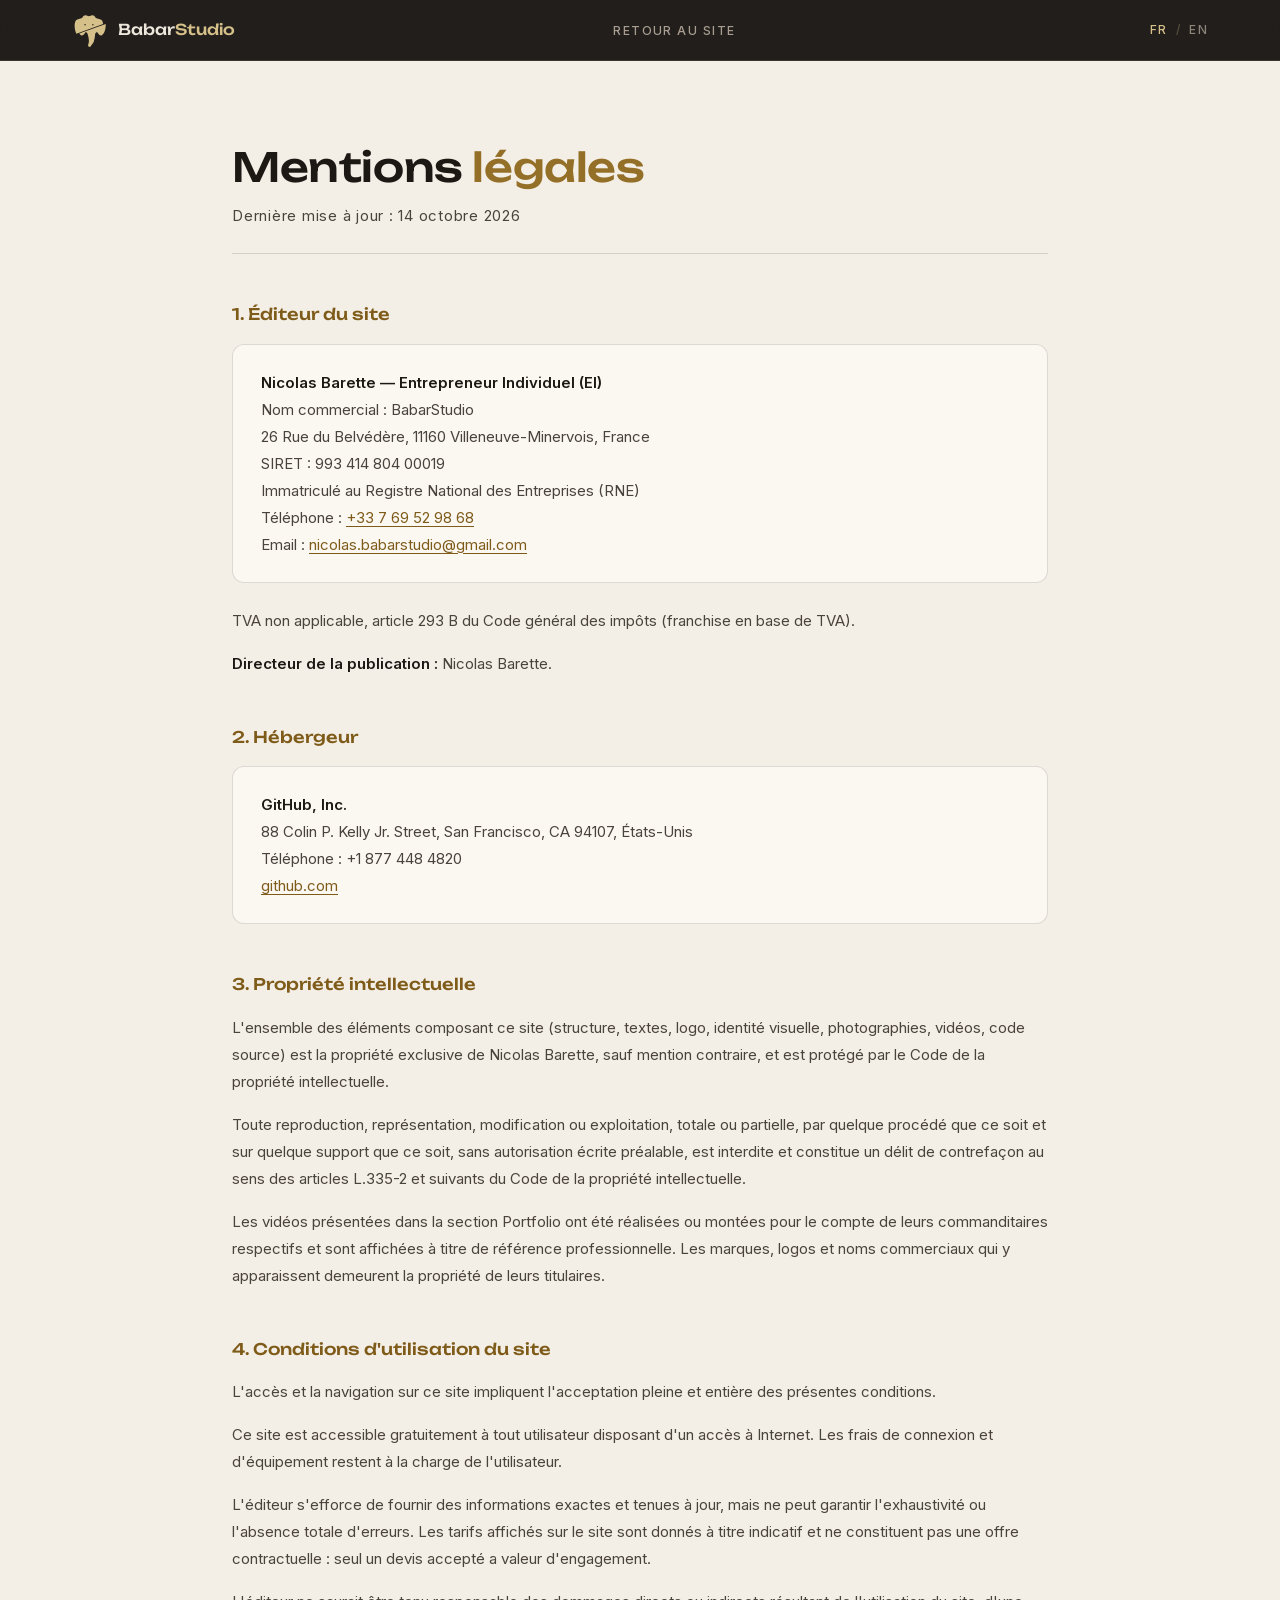
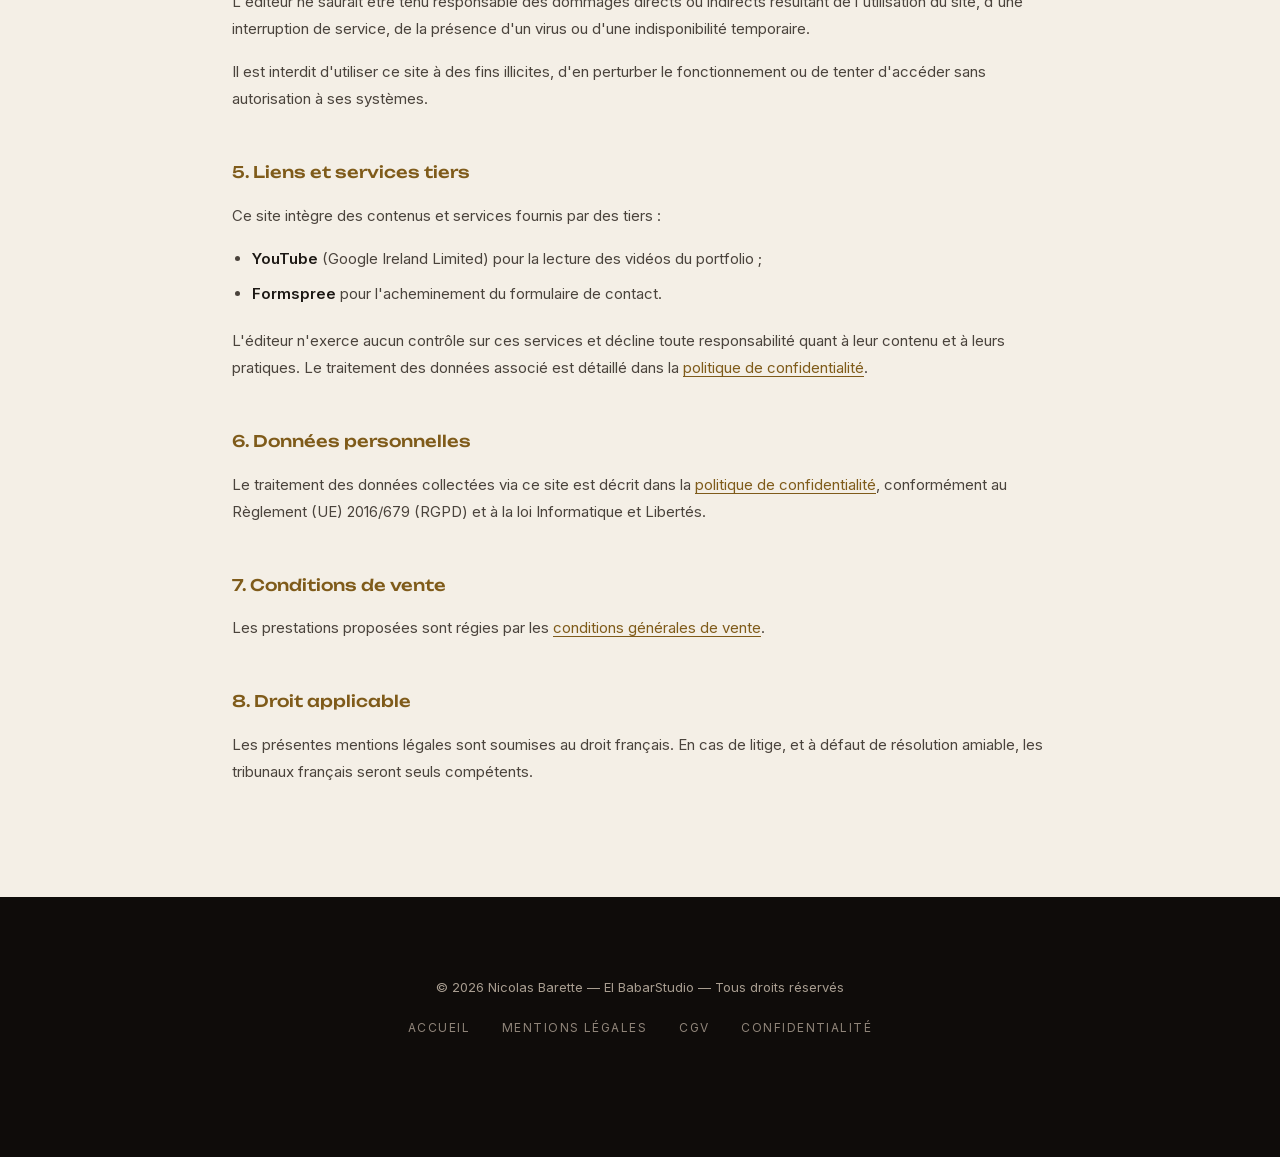
<file: mentions-legales.html>
<!DOCTYPE html>
<html lang="fr">
<head>
  <meta charset="UTF-8">
  <meta http-equiv="Content-Security-Policy" content="default-src 'self'; base-uri 'none'; object-src 'none'; script-src 'self'; style-src 'self'; font-src 'self'; img-src 'self' https://img.youtube.com; frame-src https://www.youtube-nocookie.com; connect-src https://formspree.io; form-action https://formspree.io; upgrade-insecure-requests">
  <meta name="referrer" content="strict-origin-when-cross-origin">
  <meta name="viewport" content="width=device-width, initial-scale=1.0">
  <title>Mentions légales | BabarStudio</title>
  <meta name="description" content="Mentions légales du site babarstudio.fr — Nicolas Barette, entrepreneur individuel, monteur vidéo freelance.">
  <meta name="robots" content="noindex, follow">
  <link rel="canonical" href="https://babarstudio.fr/mentions-legales.html">
  <link rel="alternate" hreflang="fr" href="https://babarstudio.fr/mentions-legales.html">
  <link rel="alternate" hreflang="en" href="https://babarstudio.fr/en/legal-notice.html">
  <meta name="theme-color" content="#0f0c0a">
  <link rel="icon" href="favicon.png" type="image/png">
  <link rel="apple-touch-icon" href="apple-touch-icon.png">
  <link rel="preload" href="fonts/inter.woff2" as="font" type="font/woff2" crossorigin>
  <link rel="preload" href="fonts/unbounded.woff2" as="font" type="font/woff2" crossorigin>
  <link rel="stylesheet" href="style.css">
</head>
<body>

  <div class="page-bg" aria-hidden="true"></div>

  <nav id="navbar" class="scrolled" aria-label="Navigation principale">
    <div class="nav-container">
      <a href="./" class="nav-logo" aria-label="BabarStudio, accueil">
        <img src="logo.svg" alt="BabarStudio" class="nav-logo-img" width="64" height="64">
        <span class="nav-logo-text"><span class="logo-babar">Babar</span><span class="logo-studio">Studio</span></span>
      </a>
      <ul class="nav-links nav-static">
        <li><a href="./">Retour au site</a></li>
      </ul>
      <div class="lang-switch">
        <a href="mentions-legales.html" hreflang="fr" class="active" aria-current="true">FR</a>
        <span aria-hidden="true">/</span>
        <a href="en/legal-notice.html" hreflang="en">EN</a>
      </div>
    </div>
  </nav>

  <main class="legal">
    <div class="container">
      <h1>Mentions <span class="neon-text">légales</span></h1>
      <p class="legal-updated">Dernière mise à jour : 14 octobre 2026</p>

      <h2>1. Éditeur du site</h2>
      <div class="legal-box">
        <p>
          <strong>Nicolas Barette — Entrepreneur Individuel (EI)</strong><br>
          Nom commercial : BabarStudio<br>
          26 Rue du Belvédère, 11160 Villeneuve-Minervois, France<br>
          SIRET : 993 414 804 00019<br>
          Immatriculé au Registre National des Entreprises (RNE)<br>
          Téléphone : <a href="tel:+33769529868">+33 7 69 52 98 68</a><br>
          Email : <a href="mailto:nicolas.babarstudio@gmail.com">nicolas.babarstudio@gmail.com</a>
        </p>
      </div>
      <p>TVA non applicable, article 293 B du Code général des impôts (franchise en base de TVA).</p>
      <p><strong>Directeur de la publication :</strong> Nicolas Barette.</p>

      <h2>2. Hébergeur</h2>
      <div class="legal-box">
        <p>
          <strong>GitHub, Inc.</strong><br>
          88 Colin P. Kelly Jr. Street, San Francisco, CA 94107, États-Unis<br>
          Téléphone : +1 877 448 4820<br>
          <a href="https://github.com" target="_blank" rel="noopener">github.com</a>
        </p>
      </div>

      <h2>3. Propriété intellectuelle</h2>
      <p>L'ensemble des éléments composant ce site (structure, textes, logo, identité visuelle, photographies, vidéos, code source) est la propriété exclusive de Nicolas Barette, sauf mention contraire, et est protégé par le Code de la propriété intellectuelle.</p>
      <p>Toute reproduction, représentation, modification ou exploitation, totale ou partielle, par quelque procédé que ce soit et sur quelque support que ce soit, sans autorisation écrite préalable, est interdite et constitue un délit de contrefaçon au sens des articles L.335-2 et suivants du Code de la propriété intellectuelle.</p>
      <p>Les vidéos présentées dans la section Portfolio ont été réalisées ou montées pour le compte de leurs commanditaires respectifs et sont affichées à titre de référence professionnelle. Les marques, logos et noms commerciaux qui y apparaissent demeurent la propriété de leurs titulaires.</p>

      <h2>4. Conditions d'utilisation du site</h2>
      <p>L'accès et la navigation sur ce site impliquent l'acceptation pleine et entière des présentes conditions.</p>
      <p>Ce site est accessible gratuitement à tout utilisateur disposant d'un accès à Internet. Les frais de connexion et d'équipement restent à la charge de l'utilisateur.</p>
      <p>L'éditeur s'efforce de fournir des informations exactes et tenues à jour, mais ne peut garantir l'exhaustivité ou l'absence totale d'erreurs. Les tarifs affichés sur le site sont donnés à titre indicatif et ne constituent pas une offre contractuelle : seul un devis accepté a valeur d'engagement.</p>
      <p>L'éditeur ne saurait être tenu responsable des dommages directs ou indirects résultant de l'utilisation du site, d'une interruption de service, de la présence d'un virus ou d'une indisponibilité temporaire.</p>
      <p>Il est interdit d'utiliser ce site à des fins illicites, d'en perturber le fonctionnement ou de tenter d'accéder sans autorisation à ses systèmes.</p>

      <h2>5. Liens et services tiers</h2>
      <p>Ce site intègre des contenus et services fournis par des tiers :</p>
      <ul>
        <li><strong>YouTube</strong> (Google Ireland Limited) pour la lecture des vidéos du portfolio ;</li>
        <li><strong>Formspree</strong> pour l'acheminement du formulaire de contact.</li>
      </ul>
      <p>L'éditeur n'exerce aucun contrôle sur ces services et décline toute responsabilité quant à leur contenu et à leurs pratiques. Le traitement des données associé est détaillé dans la <a href="confidentialite.html">politique de confidentialité</a>.</p>

      <h2>6. Données personnelles</h2>
      <p>Le traitement des données collectées via ce site est décrit dans la <a href="confidentialite.html">politique de confidentialité</a>, conformément au Règlement (UE) 2016/679 (RGPD) et à la loi Informatique et Libertés.</p>

      <h2>7. Conditions de vente</h2>
      <p>Les prestations proposées sont régies par les <a href="cgv.html">conditions générales de vente</a>.</p>

      <h2>8. Droit applicable</h2>
      <p>Les présentes mentions légales sont soumises au droit français. En cas de litige, et à défaut de résolution amiable, les tribunaux français seront seuls compétents.</p>
    </div>
  </main>

  <footer>
    <div class="container">
      <p>&copy; 2026 Nicolas Barette — EI BabarStudio — Tous droits réservés</p>
      <nav class="footer-links" aria-label="Informations légales">
        <a href="./">Accueil</a>
        <a href="mentions-legales.html">Mentions légales</a>
        <a href="cgv.html">CGV</a>
        <a href="confidentialite.html">Confidentialité</a>
      </nav>
    </div>
  </footer>

</body>
</html>
</file>
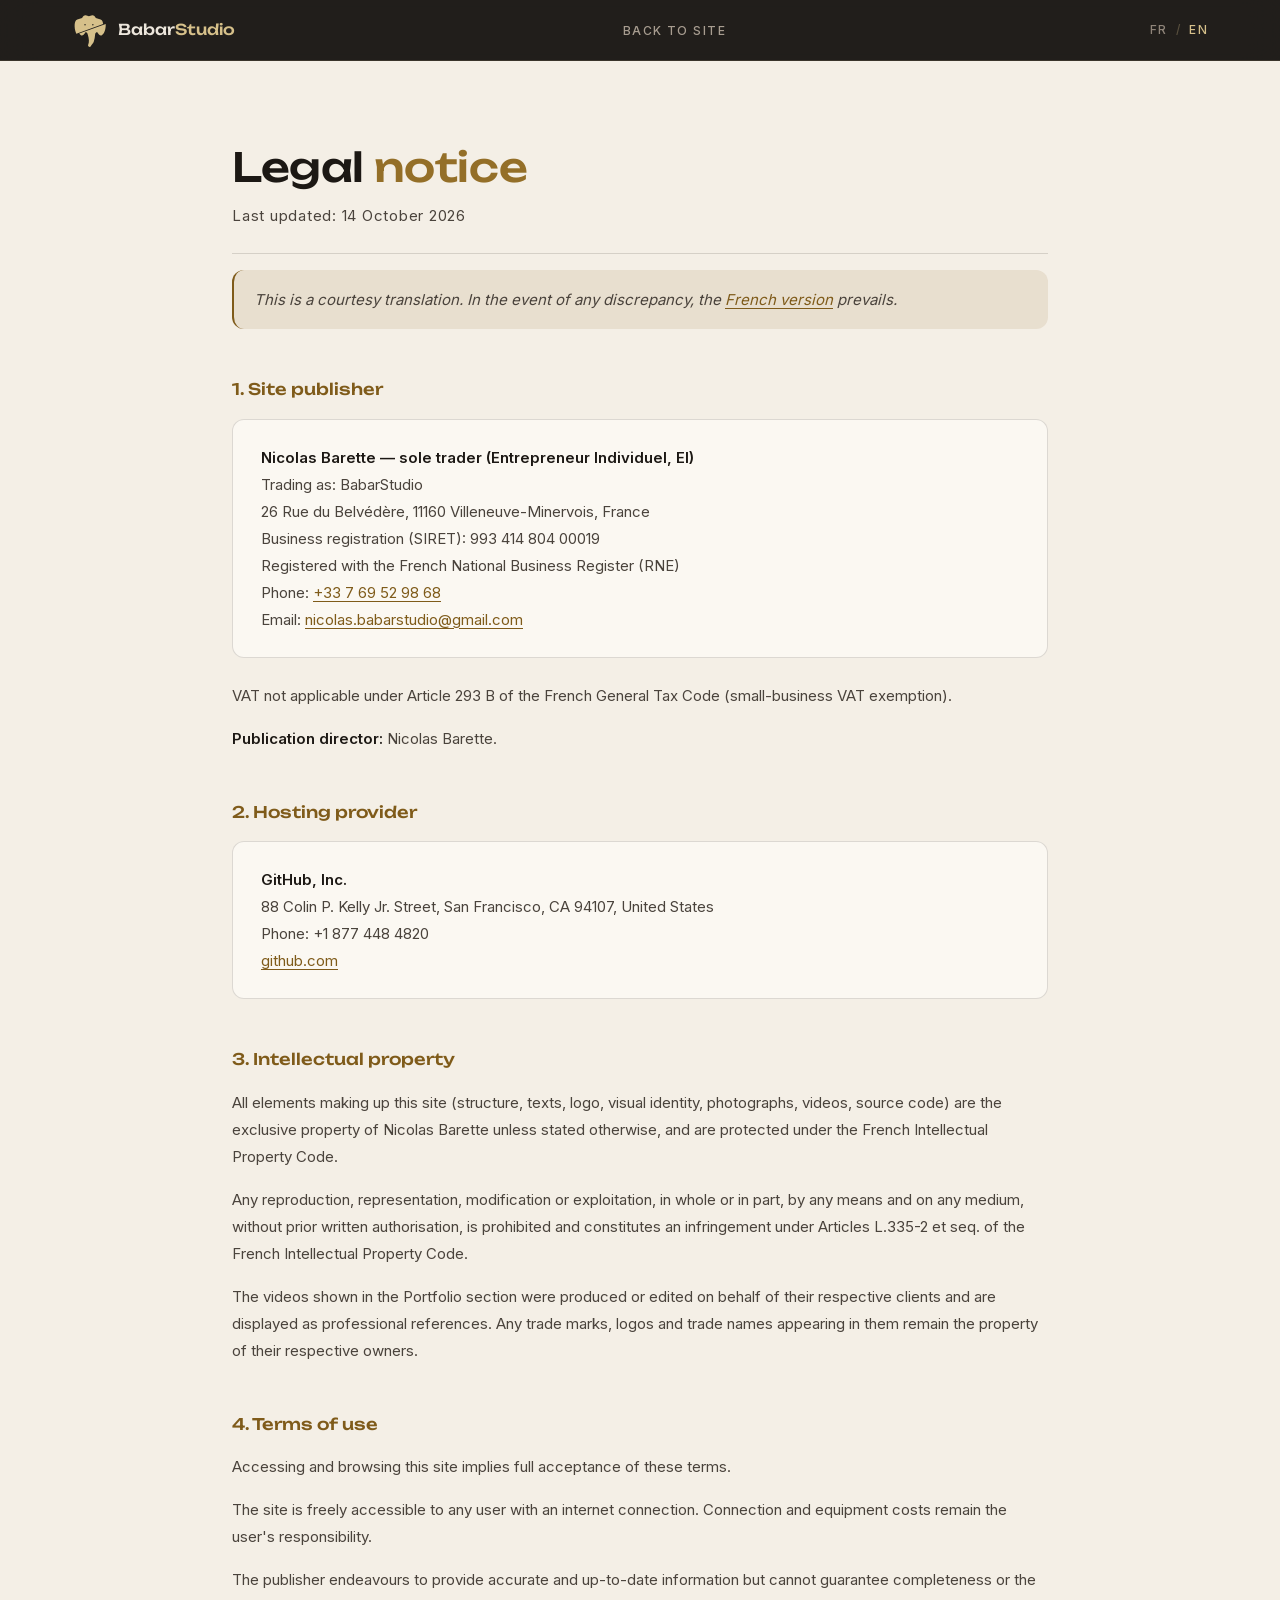
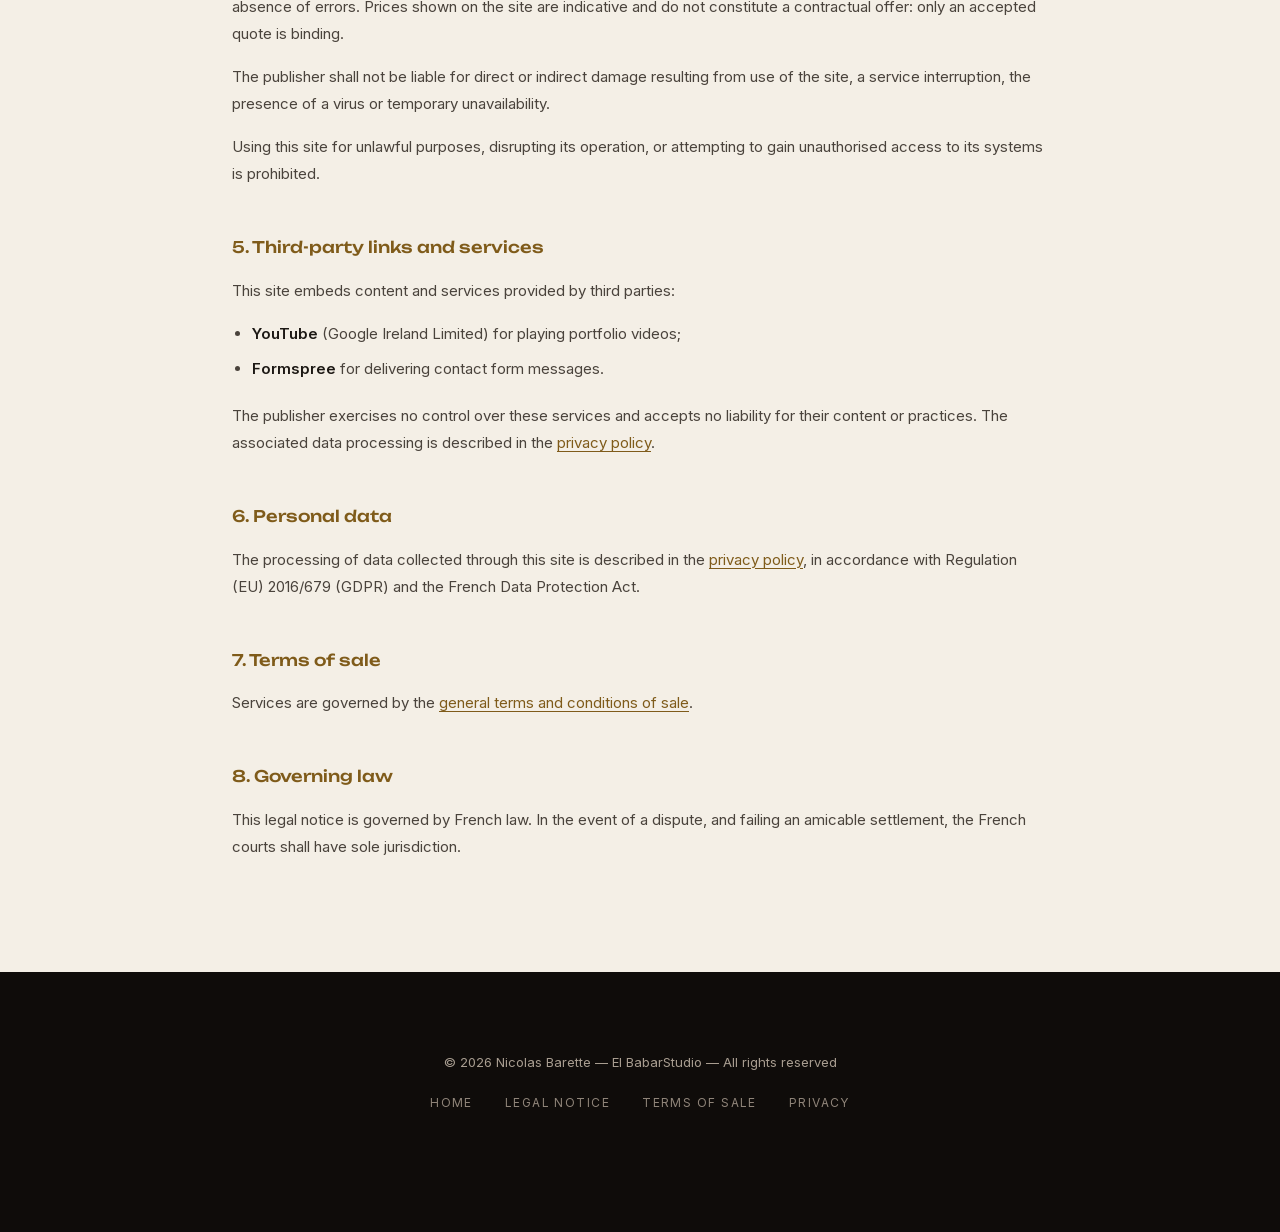
<file: en/legal-notice.html>
<!DOCTYPE html>
<html lang="en">
<head>
  <meta charset="UTF-8">
  <meta http-equiv="Content-Security-Policy" content="default-src 'self'; base-uri 'none'; object-src 'none'; script-src 'self'; style-src 'self'; font-src 'self'; img-src 'self' https://img.youtube.com; frame-src https://www.youtube-nocookie.com; connect-src https://formspree.io; form-action https://formspree.io; upgrade-insecure-requests">
  <meta name="referrer" content="strict-origin-when-cross-origin">
  <meta name="viewport" content="width=device-width, initial-scale=1.0">
  <title>Legal notice | BabarStudio</title>
  <meta name="description" content="Legal notice for babarstudio.fr — Nicolas Barette, sole trader, video editor.">
  <meta name="robots" content="noindex, follow">
  <link rel="canonical" href="https://babarstudio.fr/en/legal-notice.html">
  <link rel="alternate" hreflang="fr" href="https://babarstudio.fr/mentions-legales.html">
  <link rel="alternate" hreflang="en" href="https://babarstudio.fr/en/legal-notice.html">
  <meta name="theme-color" content="#0f0c0a">
  <link rel="icon" href="../favicon.png" type="image/png">
  <link rel="apple-touch-icon" href="../apple-touch-icon.png">
  <link rel="preload" href="../fonts/inter.woff2" as="font" type="font/woff2" crossorigin>
  <link rel="preload" href="../fonts/unbounded.woff2" as="font" type="font/woff2" crossorigin>
  <link rel="stylesheet" href="../style.css">
</head>
<body>

  <div class="page-bg" aria-hidden="true"></div>

  <nav id="navbar" class="scrolled" aria-label="Main navigation">
    <div class="nav-container">
      <a href="./" class="nav-logo" aria-label="BabarStudio, home">
        <img src="../logo.svg" alt="BabarStudio" class="nav-logo-img" width="64" height="64">
        <span class="nav-logo-text"><span class="logo-babar">Babar</span><span class="logo-studio">Studio</span></span>
      </a>
      <ul class="nav-links nav-static">
        <li><a href="./">Back to site</a></li>
      </ul>
      <div class="lang-switch">
        <a href="../mentions-legales.html" hreflang="fr">FR</a>
        <span aria-hidden="true">/</span>
        <a href="legal-notice.html" hreflang="en" class="active" aria-current="true">EN</a>
      </div>
    </div>
  </nav>

  <main class="legal">
    <div class="container">
      <h1>Legal <span class="neon-text">notice</span></h1>
      <p class="legal-updated">Last updated: 14 October 2026</p>

      <p class="legal-todo">This is a courtesy translation. In the event of any discrepancy, the <a href="../mentions-legales.html">French version</a> prevails.</p>

      <h2>1. Site publisher</h2>
      <div class="legal-box">
        <p>
          <strong>Nicolas Barette — sole trader (Entrepreneur Individuel, EI)</strong><br>
          Trading as: BabarStudio<br>
          26 Rue du Belvédère, 11160 Villeneuve-Minervois, France<br>
          Business registration (SIRET): 993 414 804 00019<br>
          Registered with the French National Business Register (RNE)<br>
          Phone: <a href="tel:+33769529868">+33 7 69 52 98 68</a><br>
          Email: <a href="mailto:nicolas.babarstudio@gmail.com">nicolas.babarstudio@gmail.com</a>
        </p>
      </div>
      <p>VAT not applicable under Article 293 B of the French General Tax Code (small-business VAT exemption).</p>
      <p><strong>Publication director:</strong> Nicolas Barette.</p>

      <h2>2. Hosting provider</h2>
      <div class="legal-box">
        <p>
          <strong>GitHub, Inc.</strong><br>
          88 Colin P. Kelly Jr. Street, San Francisco, CA 94107, United States<br>
          Phone: +1 877 448 4820<br>
          <a href="https://github.com" target="_blank" rel="noopener">github.com</a>
        </p>
      </div>

      <h2>3. Intellectual property</h2>
      <p>All elements making up this site (structure, texts, logo, visual identity, photographs, videos, source code) are the exclusive property of Nicolas Barette unless stated otherwise, and are protected under the French Intellectual Property Code.</p>
      <p>Any reproduction, representation, modification or exploitation, in whole or in part, by any means and on any medium, without prior written authorisation, is prohibited and constitutes an infringement under Articles L.335-2 et seq. of the French Intellectual Property Code.</p>
      <p>The videos shown in the Portfolio section were produced or edited on behalf of their respective clients and are displayed as professional references. Any trade marks, logos and trade names appearing in them remain the property of their respective owners.</p>

      <h2>4. Terms of use</h2>
      <p>Accessing and browsing this site implies full acceptance of these terms.</p>
      <p>The site is freely accessible to any user with an internet connection. Connection and equipment costs remain the user's responsibility.</p>
      <p>The publisher endeavours to provide accurate and up-to-date information but cannot guarantee completeness or the absence of errors. Prices shown on the site are indicative and do not constitute a contractual offer: only an accepted quote is binding.</p>
      <p>The publisher shall not be liable for direct or indirect damage resulting from use of the site, a service interruption, the presence of a virus or temporary unavailability.</p>
      <p>Using this site for unlawful purposes, disrupting its operation, or attempting to gain unauthorised access to its systems is prohibited.</p>

      <h2>5. Third-party links and services</h2>
      <p>This site embeds content and services provided by third parties:</p>
      <ul>
        <li><strong>YouTube</strong> (Google Ireland Limited) for playing portfolio videos;</li>
        <li><strong>Formspree</strong> for delivering contact form messages.</li>
      </ul>
      <p>The publisher exercises no control over these services and accepts no liability for their content or practices. The associated data processing is described in the <a href="privacy.html">privacy policy</a>.</p>

      <h2>6. Personal data</h2>
      <p>The processing of data collected through this site is described in the <a href="privacy.html">privacy policy</a>, in accordance with Regulation (EU) 2016/679 (GDPR) and the French Data Protection Act.</p>

      <h2>7. Terms of sale</h2>
      <p>Services are governed by the <a href="terms.html">general terms and conditions of sale</a>.</p>

      <h2>8. Governing law</h2>
      <p>This legal notice is governed by French law. In the event of a dispute, and failing an amicable settlement, the French courts shall have sole jurisdiction.</p>
    </div>
  </main>

  <footer>
    <div class="container">
      <p>&copy; 2026 Nicolas Barette — EI BabarStudio — All rights reserved</p>
      <nav class="footer-links" aria-label="Legal information">
        <a href="./">Home</a>
        <a href="legal-notice.html">Legal notice</a>
        <a href="terms.html">Terms of sale</a>
        <a href="privacy.html">Privacy</a>
      </nav>
    </div>
  </footer>

</body>
</html>
</file>
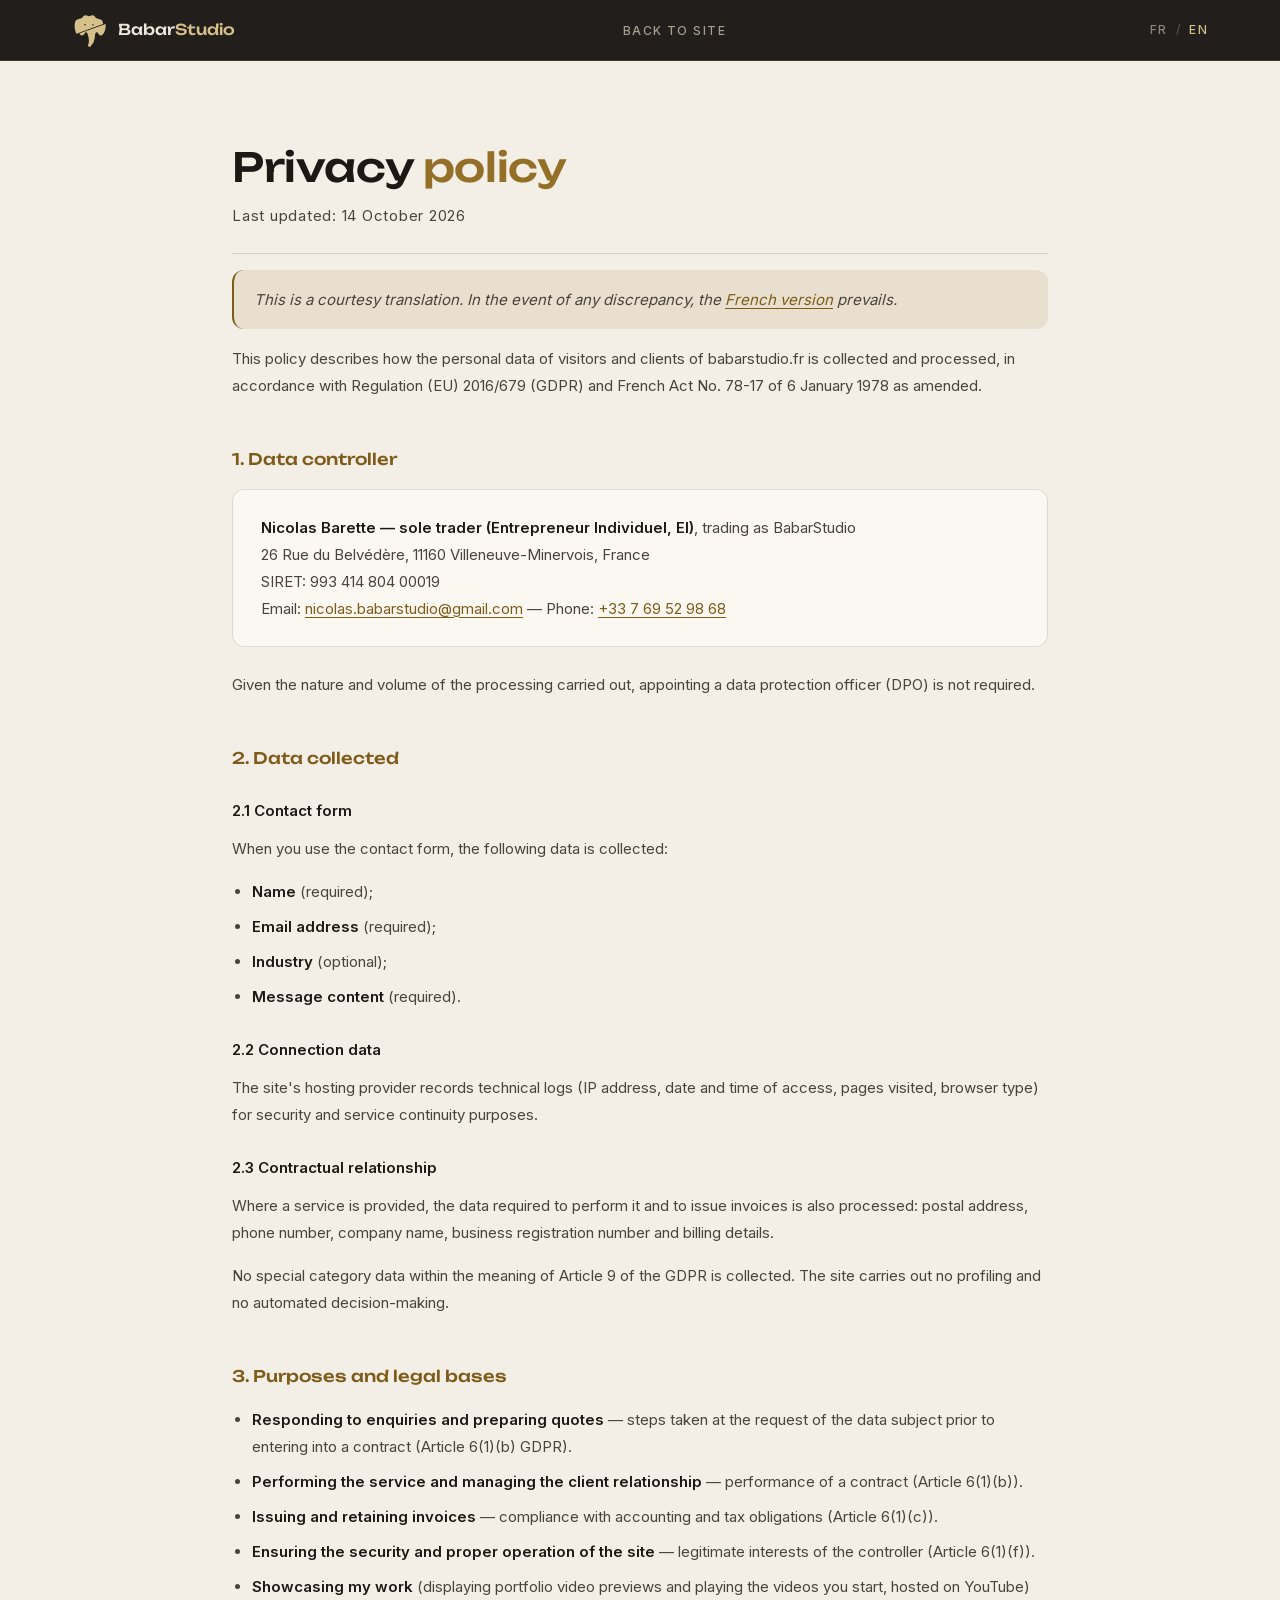
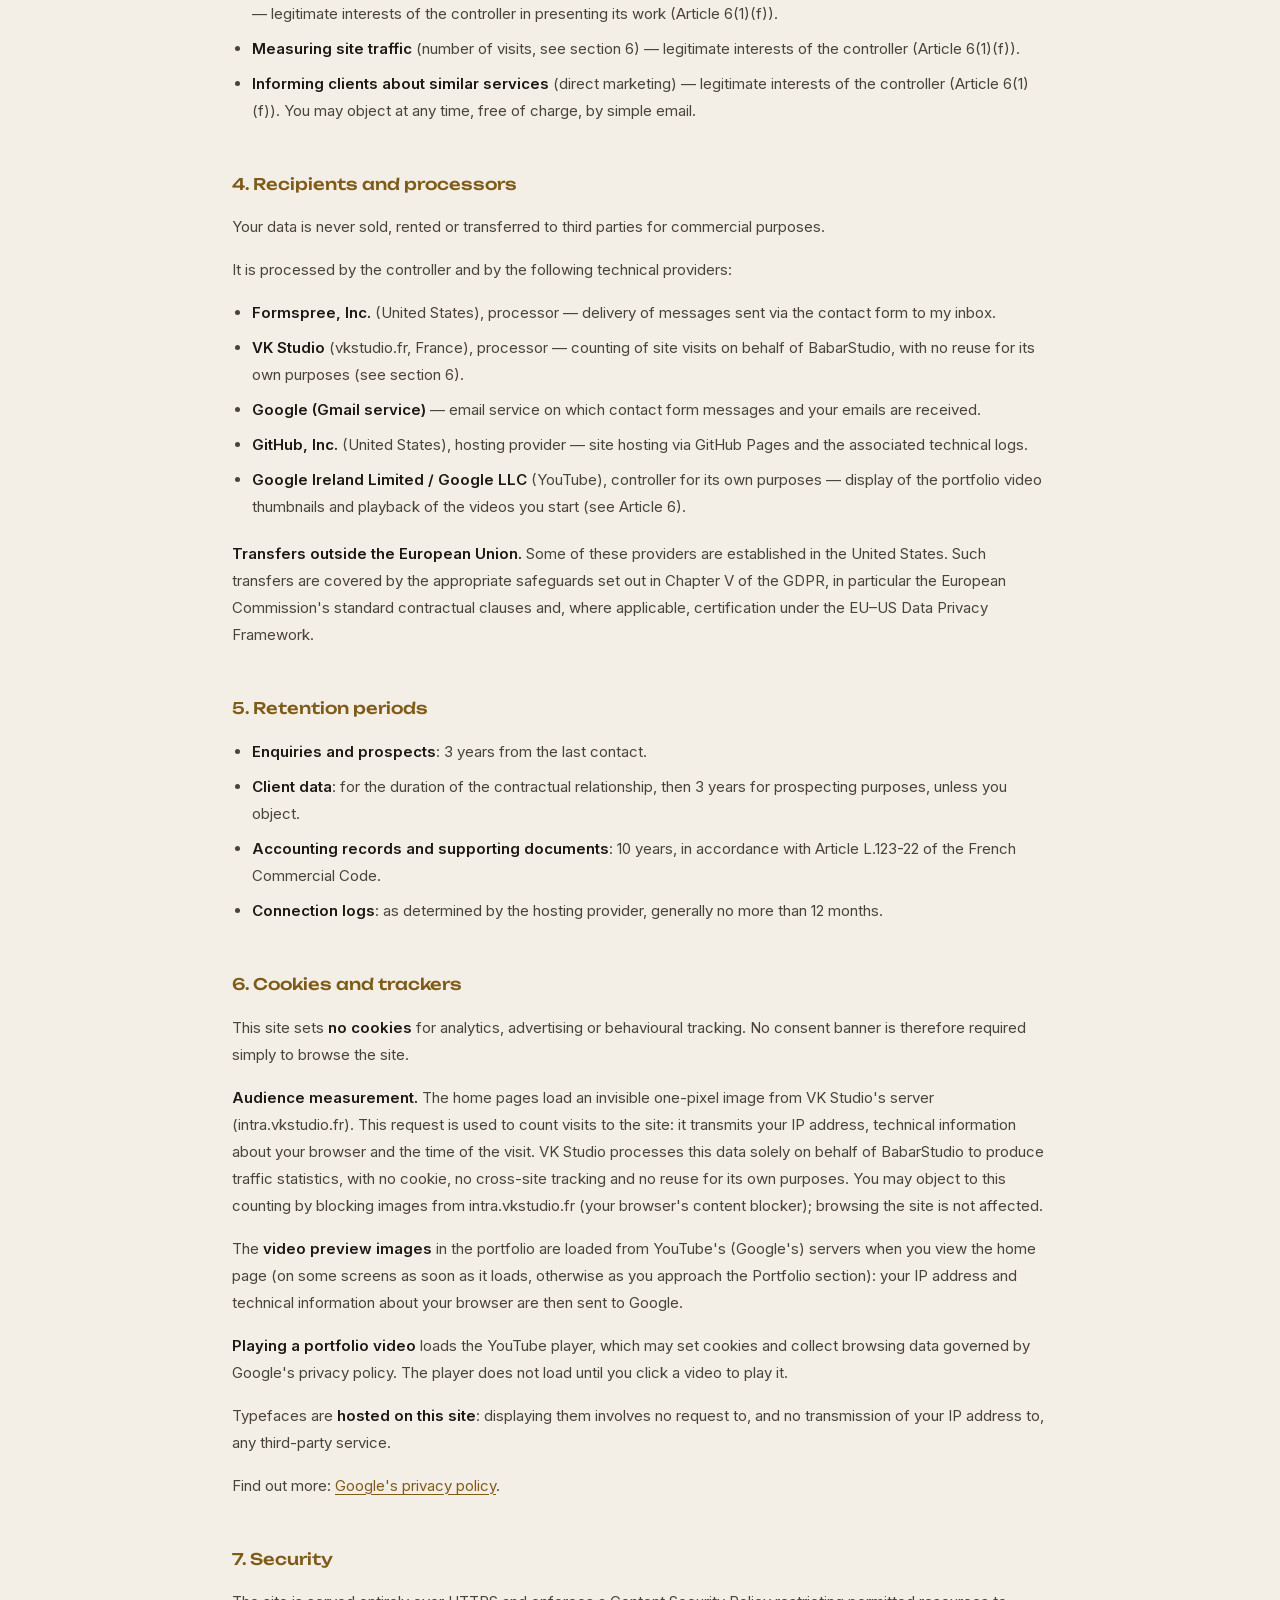
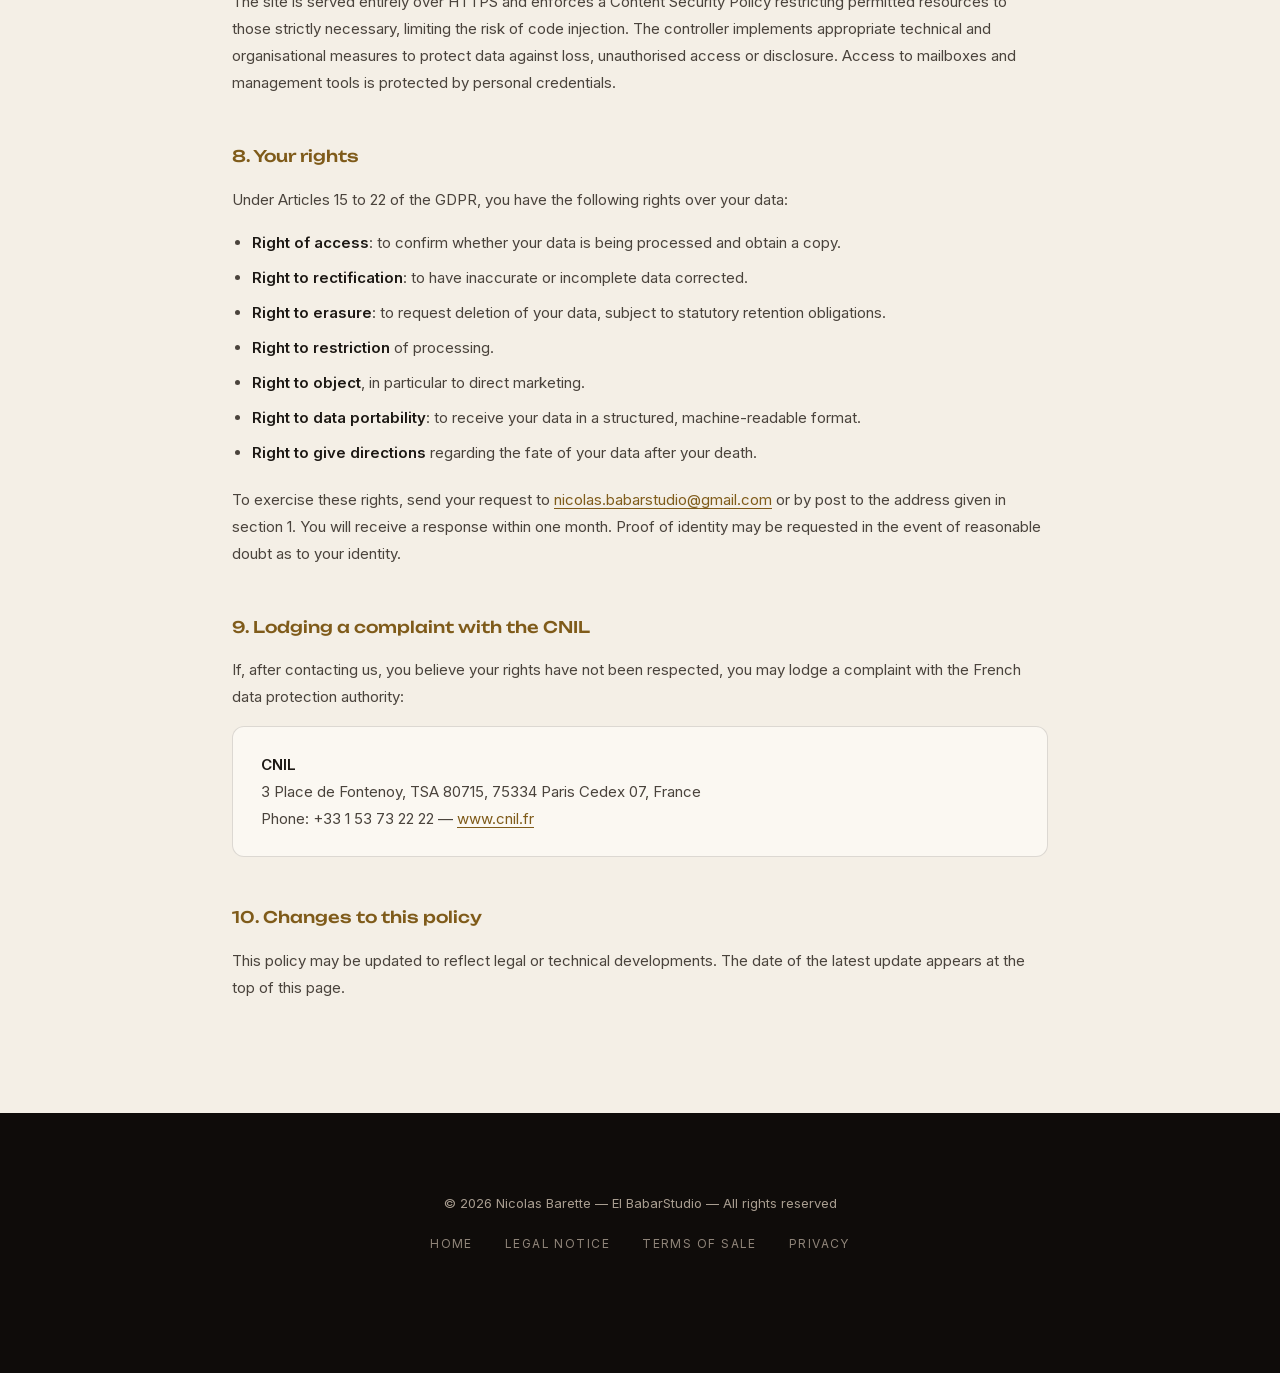
<file: en/privacy.html>
<!DOCTYPE html>
<html lang="en">
<head>
  <meta charset="UTF-8">
  <meta http-equiv="Content-Security-Policy" content="default-src 'self'; base-uri 'none'; object-src 'none'; script-src 'self'; style-src 'self'; font-src 'self'; img-src 'self' https://img.youtube.com; frame-src https://www.youtube-nocookie.com; connect-src https://formspree.io; form-action https://formspree.io; upgrade-insecure-requests">
  <meta name="referrer" content="strict-origin-when-cross-origin">
  <meta name="viewport" content="width=device-width, initial-scale=1.0">
  <title>Privacy policy | BabarStudio</title>
  <meta name="description" content="Privacy policy and personal data processing for babarstudio.fr, in accordance with the GDPR.">
  <meta name="robots" content="noindex, follow">
  <link rel="canonical" href="https://babarstudio.fr/en/privacy.html">
  <link rel="alternate" hreflang="fr" href="https://babarstudio.fr/confidentialite.html">
  <link rel="alternate" hreflang="en" href="https://babarstudio.fr/en/privacy.html">
  <meta name="theme-color" content="#0f0c0a">
  <link rel="icon" href="../favicon.png" type="image/png">
  <link rel="apple-touch-icon" href="../apple-touch-icon.png">
  <link rel="preload" href="../fonts/inter.woff2" as="font" type="font/woff2" crossorigin>
  <link rel="preload" href="../fonts/unbounded.woff2" as="font" type="font/woff2" crossorigin>
  <link rel="stylesheet" href="../style.css">
</head>
<body>

  <div class="page-bg" aria-hidden="true"></div>

  <nav id="navbar" class="scrolled" aria-label="Main navigation">
    <div class="nav-container">
      <a href="./" class="nav-logo" aria-label="BabarStudio, home">
        <img src="../logo.svg" alt="BabarStudio" class="nav-logo-img" width="64" height="64">
        <span class="nav-logo-text"><span class="logo-babar">Babar</span><span class="logo-studio">Studio</span></span>
      </a>
      <ul class="nav-links nav-static">
        <li><a href="./">Back to site</a></li>
      </ul>
      <div class="lang-switch">
        <a href="../confidentialite.html" hreflang="fr">FR</a>
        <span aria-hidden="true">/</span>
        <a href="privacy.html" hreflang="en" class="active" aria-current="true">EN</a>
      </div>
    </div>
  </nav>

  <main class="legal">
    <div class="container">
      <h1>Privacy <span class="neon-text">policy</span></h1>
      <p class="legal-updated">Last updated: 14 October 2026</p>

      <p class="legal-todo">This is a courtesy translation. In the event of any discrepancy, the <a href="../confidentialite.html">French version</a> prevails.</p>

      <p>This policy describes how the personal data of visitors and clients of babarstudio.fr is collected and processed, in accordance with Regulation (EU) 2016/679 (GDPR) and French Act No. 78-17 of 6 January 1978 as amended.</p>

      <h2>1. Data controller</h2>
      <div class="legal-box">
        <p>
          <strong>Nicolas Barette — sole trader (Entrepreneur Individuel, EI)</strong>, trading as BabarStudio<br>
          26 Rue du Belvédère, 11160 Villeneuve-Minervois, France<br>
          SIRET: 993 414 804 00019<br>
          Email: <a href="mailto:nicolas.babarstudio@gmail.com">nicolas.babarstudio@gmail.com</a> — Phone: <a href="tel:+33769529868">+33 7 69 52 98 68</a>
        </p>
      </div>
      <p>Given the nature and volume of the processing carried out, appointing a data protection officer (DPO) is not required.</p>

      <h2>2. Data collected</h2>
      <h3>2.1 Contact form</h3>
      <p>When you use the contact form, the following data is collected:</p>
      <ul>
        <li><strong>Name</strong> (required);</li>
        <li><strong>Email address</strong> (required);</li>
        <li><strong>Industry</strong> (optional);</li>
        <li><strong>Message content</strong> (required).</li>
      </ul>
      <h3>2.2 Connection data</h3>
      <p>The site's hosting provider records technical logs (IP address, date and time of access, pages visited, browser type) for security and service continuity purposes.</p>
      <h3>2.3 Contractual relationship</h3>
      <p>Where a service is provided, the data required to perform it and to issue invoices is also processed: postal address, phone number, company name, business registration number and billing details.</p>
      <p>No special category data within the meaning of Article 9 of the GDPR is collected. The site carries out no profiling and no automated decision-making.</p>

      <h2>3. Purposes and legal bases</h2>
      <ul>
        <li><strong>Responding to enquiries and preparing quotes</strong> — steps taken at the request of the data subject prior to entering into a contract (Article 6(1)(b) GDPR).</li>
        <li><strong>Performing the service and managing the client relationship</strong> — performance of a contract (Article 6(1)(b)).</li>
        <li><strong>Issuing and retaining invoices</strong> — compliance with accounting and tax obligations (Article 6(1)(c)).</li>
        <li><strong>Ensuring the security and proper operation of the site</strong> — legitimate interests of the controller (Article 6(1)(f)).</li>
        <li><strong>Showcasing my work</strong> (displaying portfolio video previews and playing the videos you start, hosted on YouTube) — legitimate interests of the controller in presenting its work (Article 6(1)(f)).</li>
        <li><strong>Measuring site traffic</strong> (number of visits, see section 6) — legitimate interests of the controller (Article 6(1)(f)).</li>
        <li><strong>Informing clients about similar services</strong> (direct marketing) — legitimate interests of the controller (Article 6(1)(f)). You may object at any time, free of charge, by simple email.</li>
      </ul>

      <h2>4. Recipients and processors</h2>
      <p>Your data is never sold, rented or transferred to third parties for commercial purposes.</p>
      <p>It is processed by the controller and by the following technical providers:</p>
      <ul>
        <li><strong>Formspree, Inc.</strong> (United States), processor — delivery of messages sent via the contact form to my inbox.</li>
        <li><strong>VK Studio</strong> (vkstudio.fr, France), processor — counting of site visits on behalf of BabarStudio, with no reuse for its own purposes (see section 6).</li>
        <li><strong>Google (Gmail service)</strong> — email service on which contact form messages and your emails are received.</li>
        <li><strong>GitHub, Inc.</strong> (United States), hosting provider — site hosting via GitHub Pages and the associated technical logs.</li>
        <li><strong>Google Ireland Limited / Google LLC</strong> (YouTube), controller for its own purposes — display of the portfolio video thumbnails and playback of the videos you start (see Article 6).</li>
      </ul>
      <p><strong>Transfers outside the European Union.</strong> Some of these providers are established in the United States. Such transfers are covered by the appropriate safeguards set out in Chapter V of the GDPR, in particular the European Commission's standard contractual clauses and, where applicable, certification under the EU–US Data Privacy Framework.</p>

      <h2>5. Retention periods</h2>
      <ul>
        <li><strong>Enquiries and prospects</strong>: 3 years from the last contact.</li>
        <li><strong>Client data</strong>: for the duration of the contractual relationship, then 3 years for prospecting purposes, unless you object.</li>
        <li><strong>Accounting records and supporting documents</strong>: 10 years, in accordance with Article L.123-22 of the French Commercial Code.</li>
        <li><strong>Connection logs</strong>: as determined by the hosting provider, generally no more than 12 months.</li>
      </ul>

      <h2>6. Cookies and trackers</h2>
      <p>This site sets <strong>no cookies</strong> for analytics, advertising or behavioural tracking. No consent banner is therefore required simply to browse the site.</p>
      <p><strong>Audience measurement.</strong> The home pages load an invisible one-pixel image from VK Studio's server (intra.vkstudio.fr). This request is used to count visits to the site: it transmits your IP address, technical information about your browser and the time of the visit. VK Studio processes this data solely on behalf of BabarStudio to produce traffic statistics, with no cookie, no cross-site tracking and no reuse for its own purposes. You may object to this counting by blocking images from intra.vkstudio.fr (your browser's content blocker); browsing the site is not affected.</p>
      <p>The <strong>video preview images</strong> in the portfolio are loaded from YouTube's (Google's) servers when you view the home page (on some screens as soon as it loads, otherwise as you approach the Portfolio section): your IP address and technical information about your browser are then sent to Google.</p>
      <p><strong>Playing a portfolio video</strong> loads the YouTube player, which may set cookies and collect browsing data governed by Google's privacy policy. The player does not load until you click a video to play it.</p>
      <p>Typefaces are <strong>hosted on this site</strong>: displaying them involves no request to, and no transmission of your IP address to, any third-party service.</p>
      <p>Find out more: <a href="https://policies.google.com/privacy" target="_blank" rel="noopener">Google's privacy policy</a>.</p>

      <h2>7. Security</h2>
      <p>The site is served entirely over HTTPS and enforces a Content Security Policy restricting permitted resources to those strictly necessary, limiting the risk of code injection. The controller implements appropriate technical and organisational measures to protect data against loss, unauthorised access or disclosure. Access to mailboxes and management tools is protected by personal credentials.</p>

      <h2>8. Your rights</h2>
      <p>Under Articles 15 to 22 of the GDPR, you have the following rights over your data:</p>
      <ul>
        <li><strong>Right of access</strong>: to confirm whether your data is being processed and obtain a copy.</li>
        <li><strong>Right to rectification</strong>: to have inaccurate or incomplete data corrected.</li>
        <li><strong>Right to erasure</strong>: to request deletion of your data, subject to statutory retention obligations.</li>
        <li><strong>Right to restriction</strong> of processing.</li>
        <li><strong>Right to object</strong>, in particular to direct marketing.</li>
        <li><strong>Right to data portability</strong>: to receive your data in a structured, machine-readable format.</li>
        <li><strong>Right to give directions</strong> regarding the fate of your data after your death.</li>
      </ul>
      <p>To exercise these rights, send your request to <a href="mailto:nicolas.babarstudio@gmail.com">nicolas.babarstudio@gmail.com</a> or by post to the address given in section 1. You will receive a response within one month. Proof of identity may be requested in the event of reasonable doubt as to your identity.</p>

      <h2>9. Lodging a complaint with the CNIL</h2>
      <p>If, after contacting us, you believe your rights have not been respected, you may lodge a complaint with the French data protection authority:</p>
      <div class="legal-box">
        <p>
          <strong>CNIL</strong><br>
          3 Place de Fontenoy, TSA 80715, 75334 Paris Cedex 07, France<br>
          Phone: +33 1 53 73 22 22 — <a href="https://www.cnil.fr" target="_blank" rel="noopener">www.cnil.fr</a>
        </p>
      </div>

      <h2>10. Changes to this policy</h2>
      <p>This policy may be updated to reflect legal or technical developments. The date of the latest update appears at the top of this page.</p>
    </div>
  </main>

  <footer>
    <div class="container">
      <p>&copy; 2026 Nicolas Barette — EI BabarStudio — All rights reserved</p>
      <nav class="footer-links" aria-label="Legal information">
        <a href="./">Home</a>
        <a href="legal-notice.html">Legal notice</a>
        <a href="terms.html">Terms of sale</a>
        <a href="privacy.html">Privacy</a>
      </nav>
    </div>
  </footer>

</body>
</html>
</file>
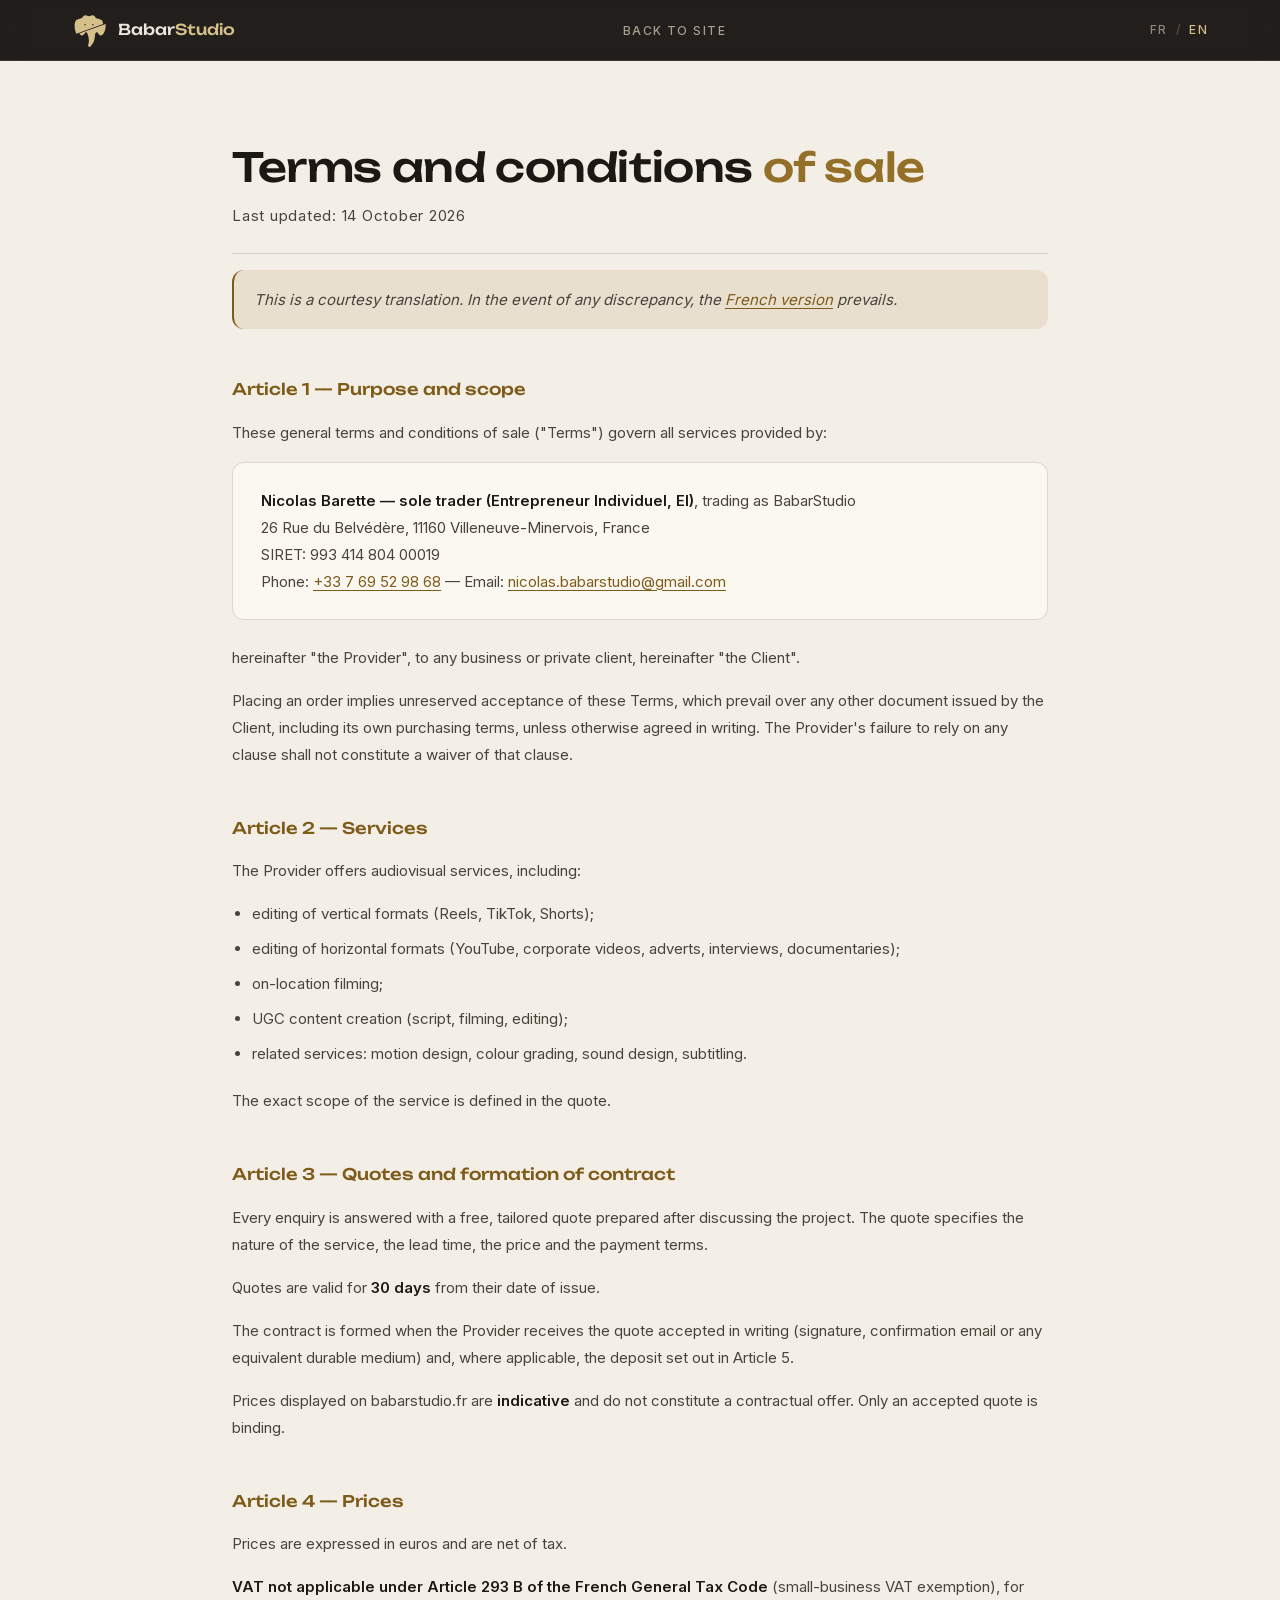
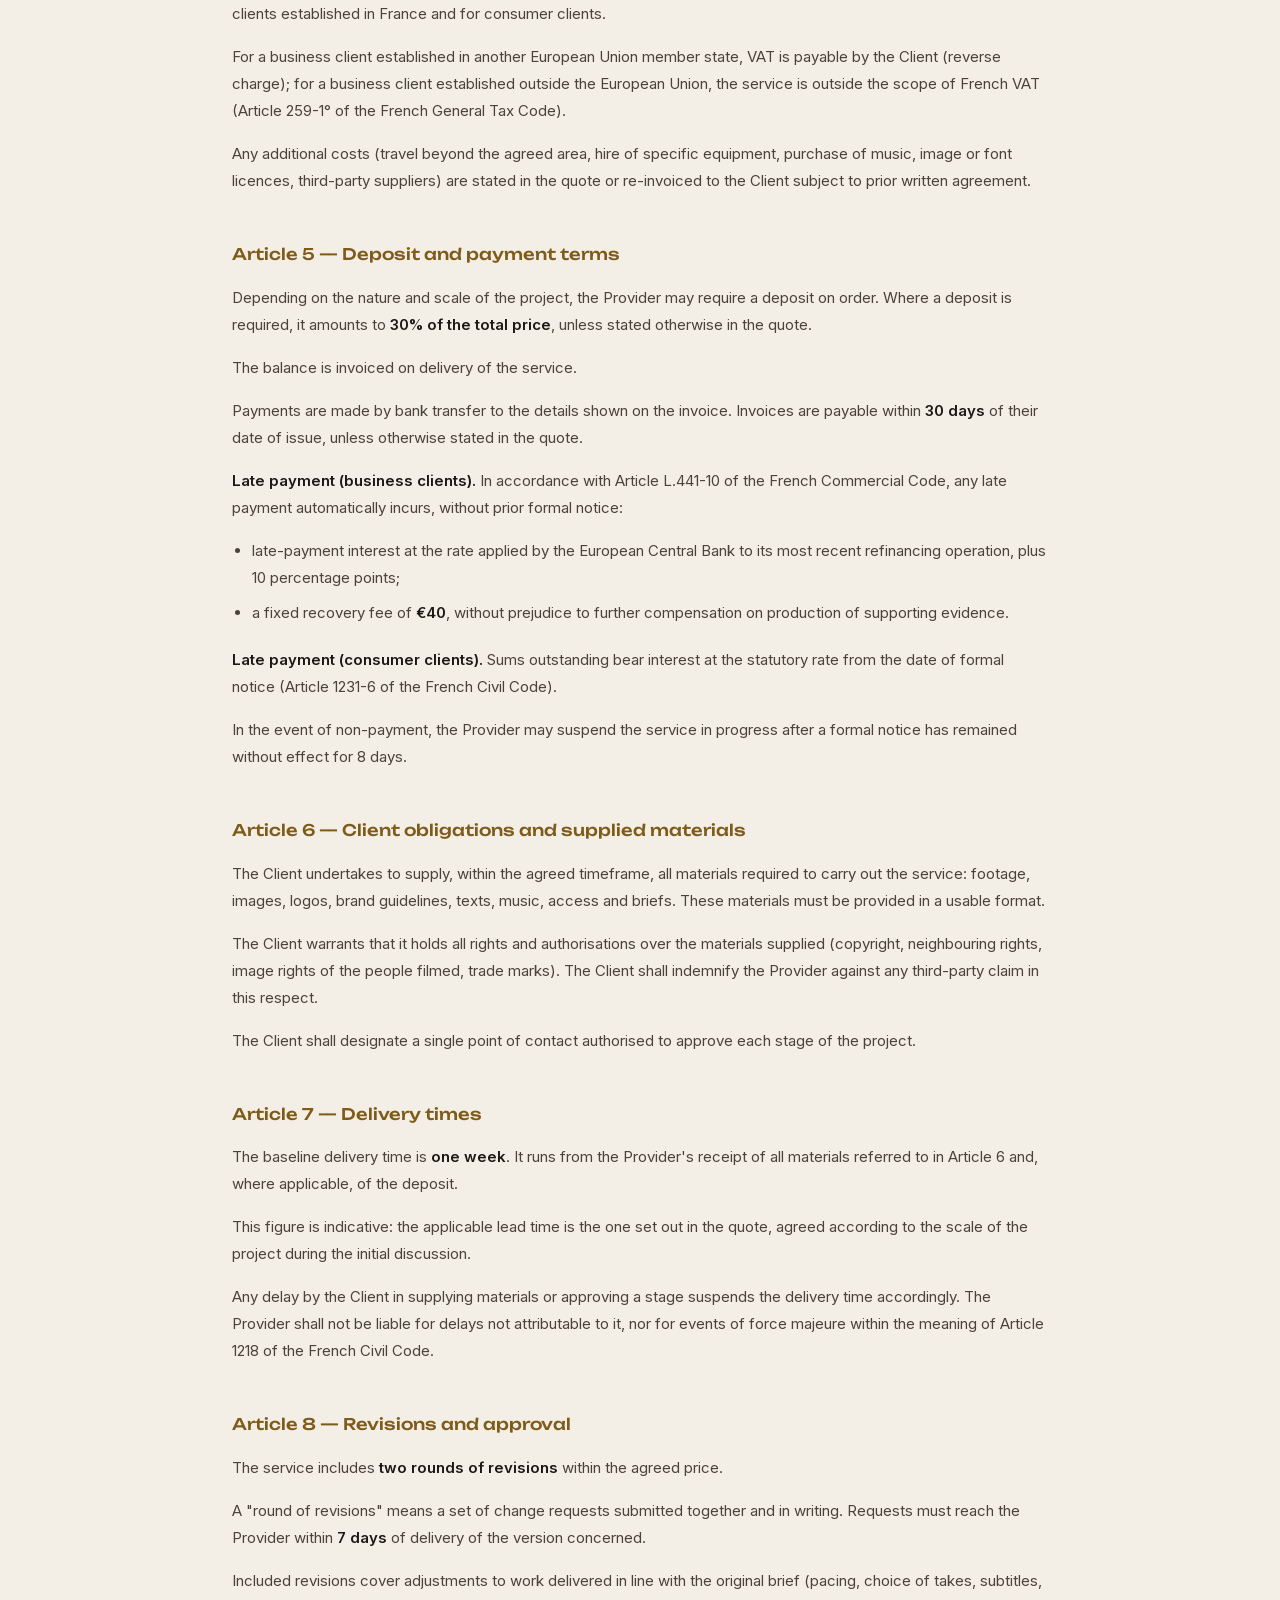
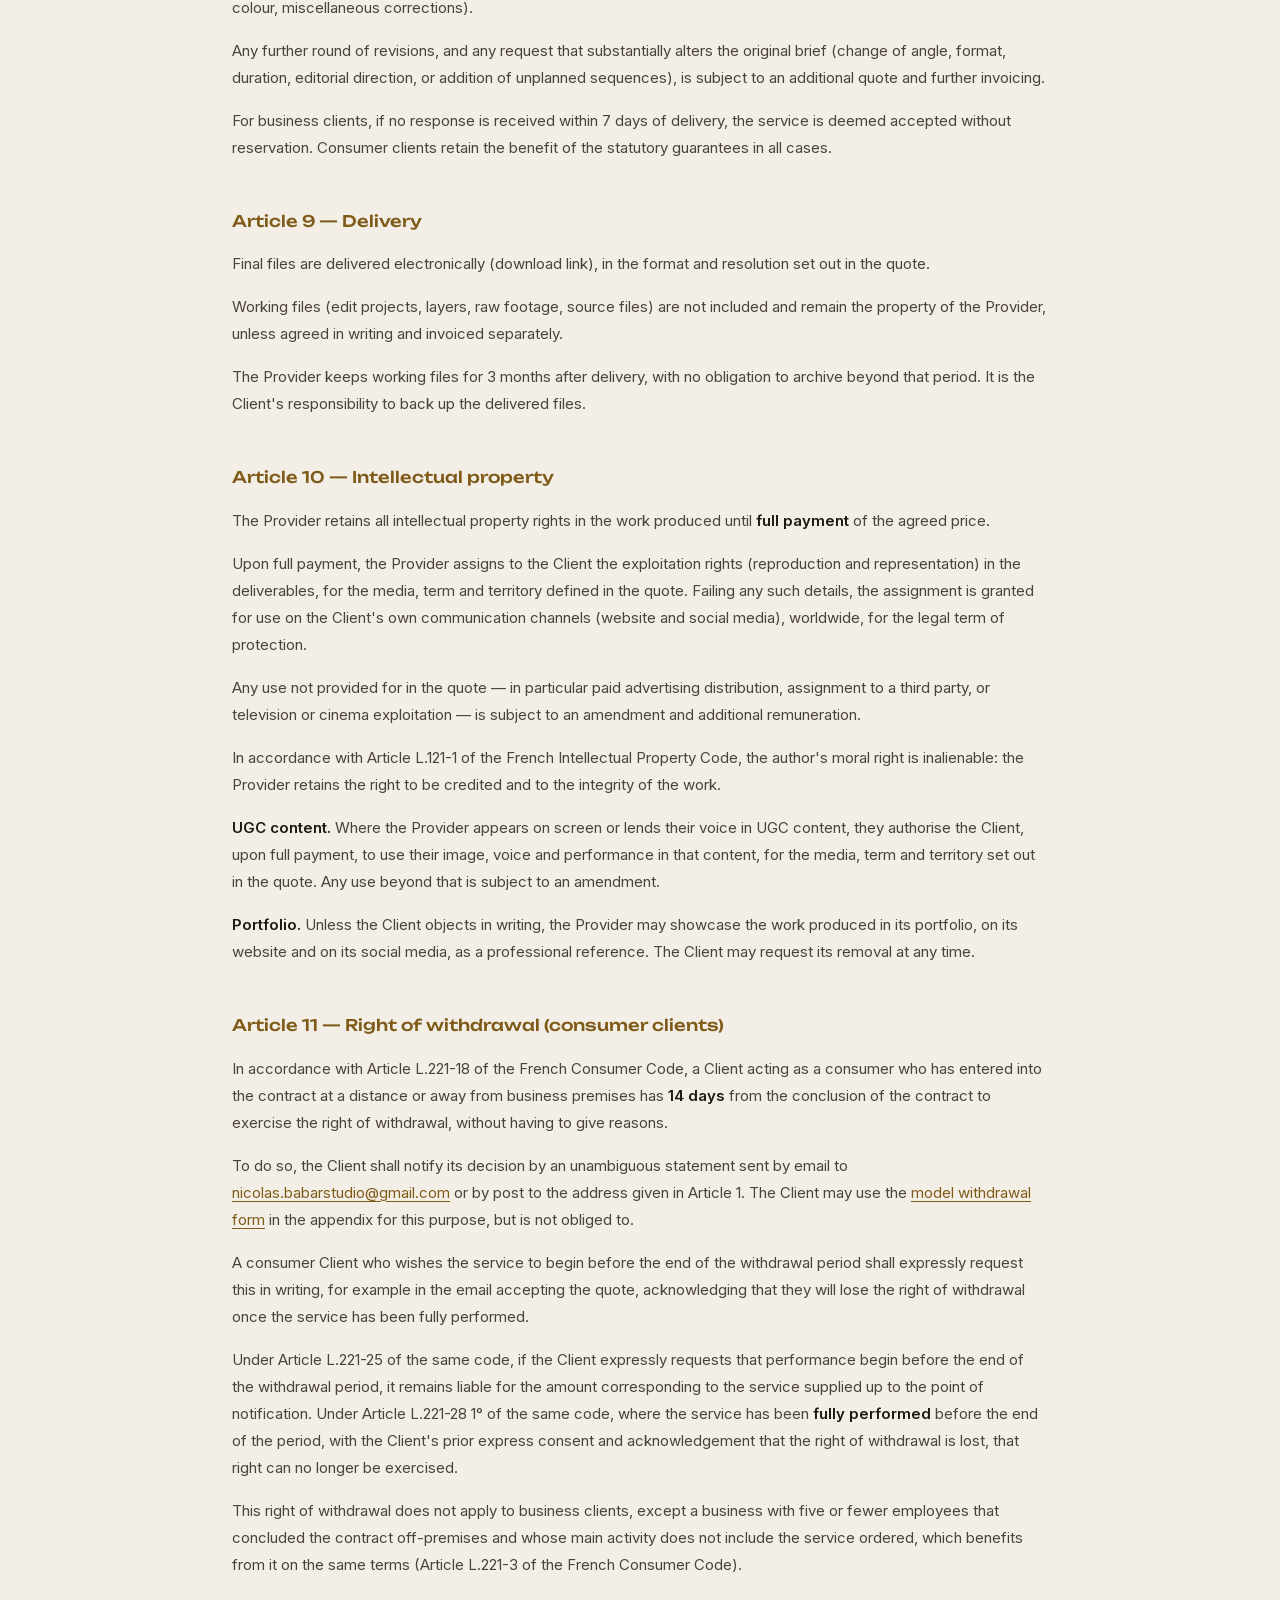
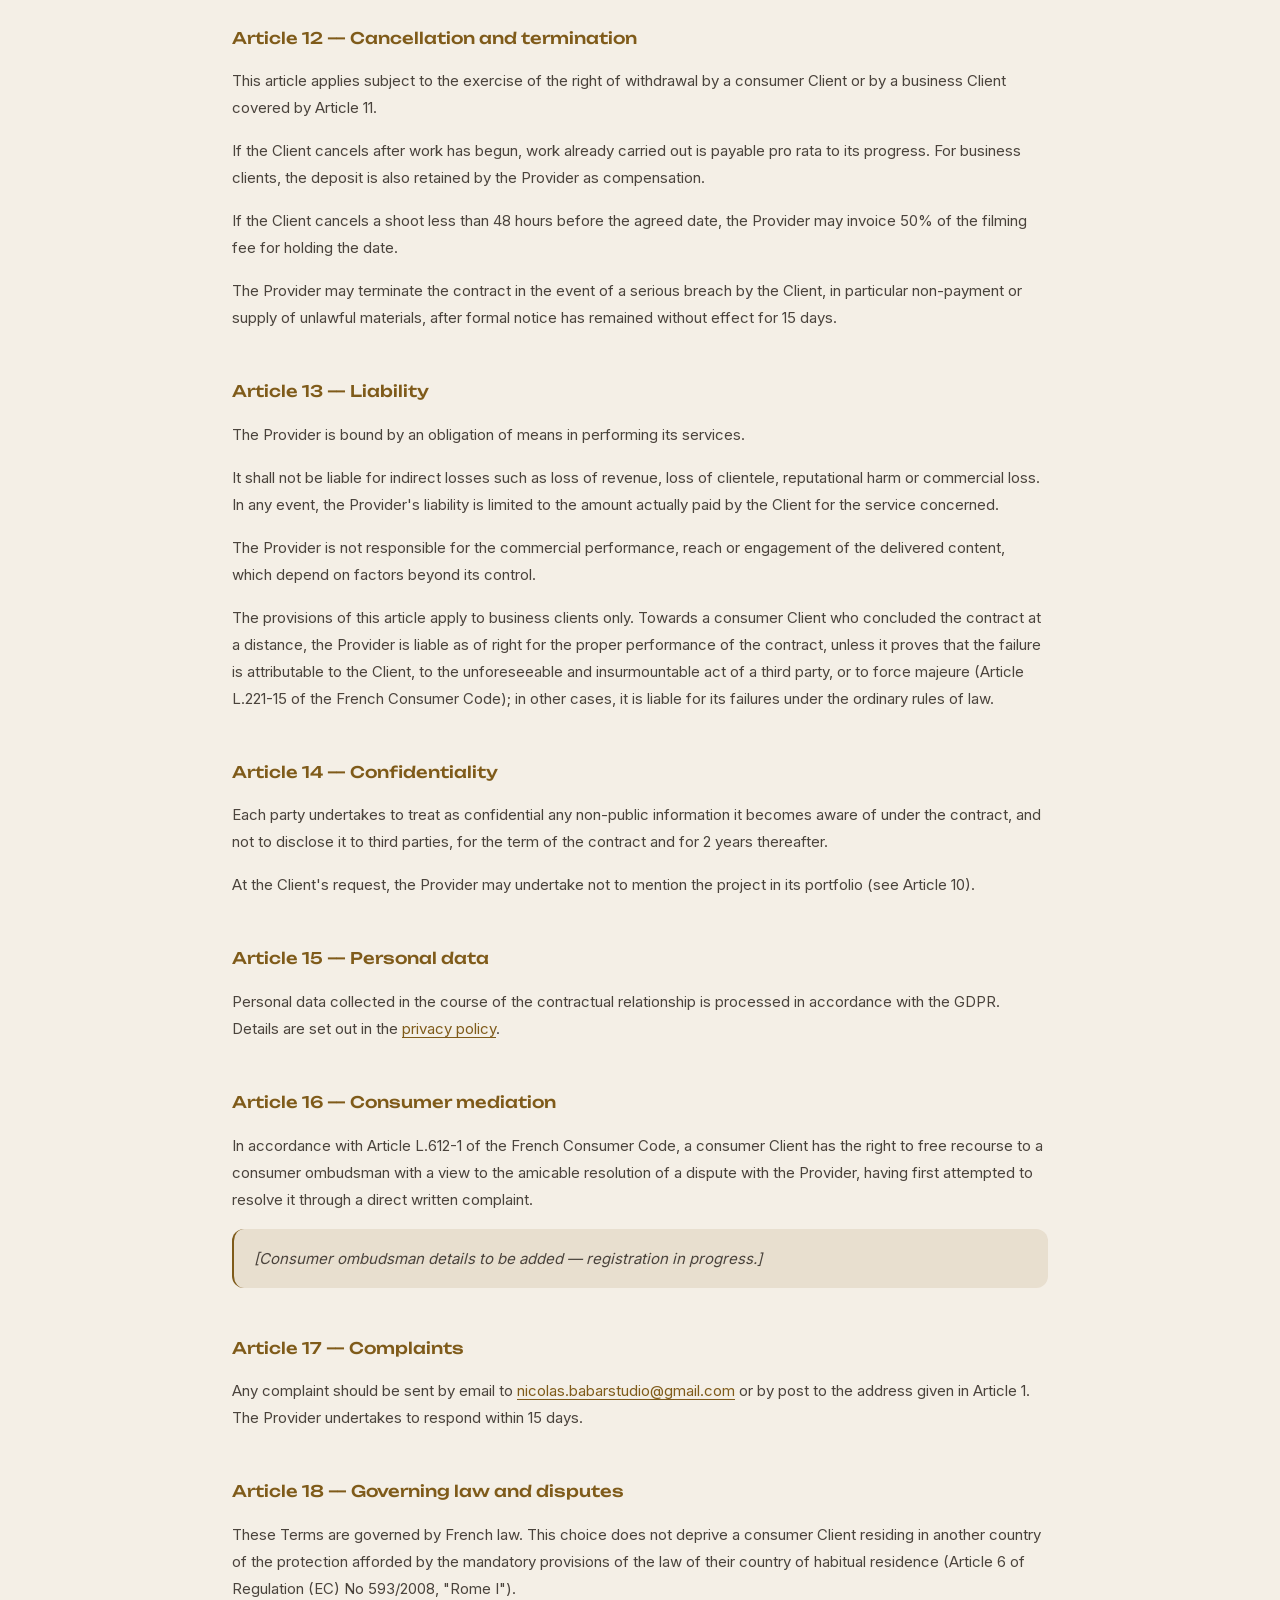
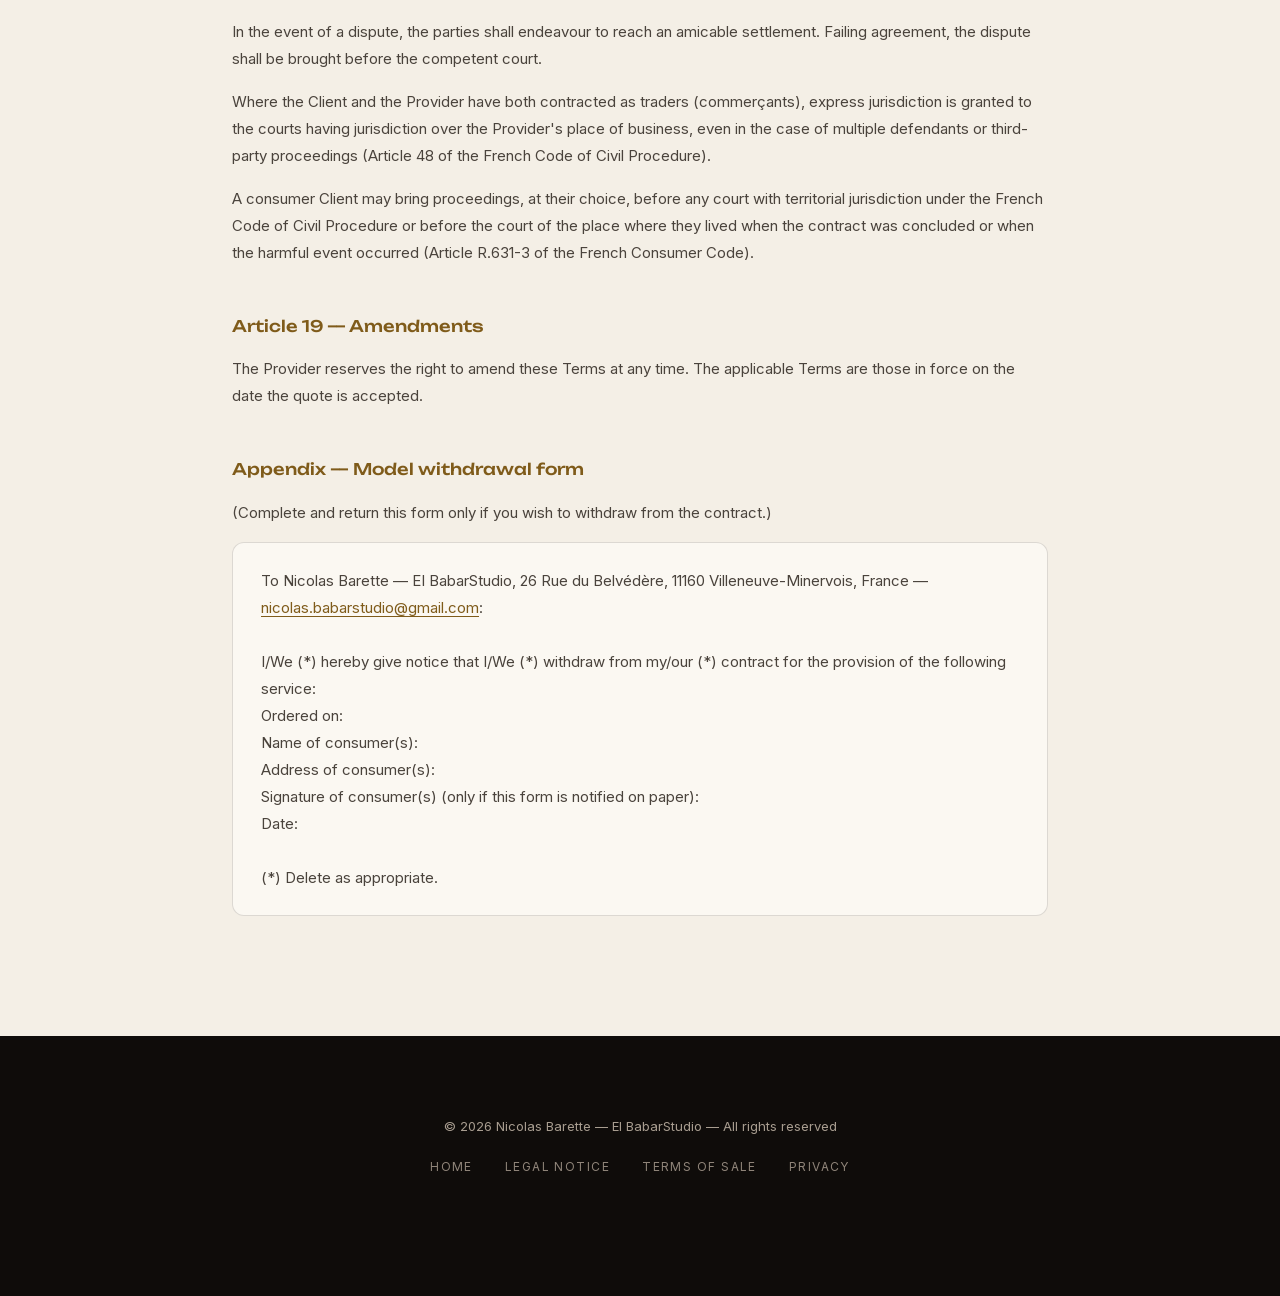
<file: en/terms.html>
<!DOCTYPE html>
<html lang="en">
<head>
  <meta charset="UTF-8">
  <meta http-equiv="Content-Security-Policy" content="default-src 'self'; base-uri 'none'; object-src 'none'; script-src 'self'; style-src 'self'; font-src 'self'; img-src 'self' https://img.youtube.com; frame-src https://www.youtube-nocookie.com; connect-src https://formspree.io; form-action https://formspree.io; upgrade-insecure-requests">
  <meta name="referrer" content="strict-origin-when-cross-origin">
  <meta name="viewport" content="width=device-width, initial-scale=1.0">
  <title>Terms and conditions of sale | BabarStudio</title>
  <meta name="description" content="General terms and conditions of sale for BabarStudio's video editing, filming and UGC services.">
  <meta name="robots" content="noindex, follow">
  <link rel="canonical" href="https://babarstudio.fr/en/terms.html">
  <link rel="alternate" hreflang="fr" href="https://babarstudio.fr/cgv.html">
  <link rel="alternate" hreflang="en" href="https://babarstudio.fr/en/terms.html">
  <meta name="theme-color" content="#0f0c0a">
  <link rel="icon" href="../favicon.png" type="image/png">
  <link rel="apple-touch-icon" href="../apple-touch-icon.png">
  <link rel="preload" href="../fonts/inter.woff2" as="font" type="font/woff2" crossorigin>
  <link rel="preload" href="../fonts/unbounded.woff2" as="font" type="font/woff2" crossorigin>
  <link rel="stylesheet" href="../style.css">
</head>
<body>

  <div class="page-bg" aria-hidden="true"></div>

  <nav id="navbar" class="scrolled" aria-label="Main navigation">
    <div class="nav-container">
      <a href="./" class="nav-logo" aria-label="BabarStudio, home">
        <img src="../logo.svg" alt="BabarStudio" class="nav-logo-img" width="64" height="64">
        <span class="nav-logo-text"><span class="logo-babar">Babar</span><span class="logo-studio">Studio</span></span>
      </a>
      <ul class="nav-links nav-static">
        <li><a href="./">Back to site</a></li>
      </ul>
      <div class="lang-switch">
        <a href="../cgv.html" hreflang="fr">FR</a>
        <span aria-hidden="true">/</span>
        <a href="terms.html" hreflang="en" class="active" aria-current="true">EN</a>
      </div>
    </div>
  </nav>

  <main class="legal">
    <div class="container">
      <h1>Terms and conditions <span class="neon-text">of sale</span></h1>
      <p class="legal-updated">Last updated: 14 October 2026</p>

      <p class="legal-todo">This is a courtesy translation. In the event of any discrepancy, the <a href="../cgv.html">French version</a> prevails.</p>

      <h2>Article 1 — Purpose and scope</h2>
      <p>These general terms and conditions of sale ("Terms") govern all services provided by:</p>
      <div class="legal-box">
        <p>
          <strong>Nicolas Barette — sole trader (Entrepreneur Individuel, EI)</strong>, trading as BabarStudio<br>
          26 Rue du Belvédère, 11160 Villeneuve-Minervois, France<br>
          SIRET: 993 414 804 00019<br>
          Phone: <a href="tel:+33769529868">+33 7 69 52 98 68</a> — Email: <a href="mailto:nicolas.babarstudio@gmail.com">nicolas.babarstudio@gmail.com</a>
        </p>
      </div>
      <p>hereinafter "the Provider", to any business or private client, hereinafter "the Client".</p>
      <p>Placing an order implies unreserved acceptance of these Terms, which prevail over any other document issued by the Client, including its own purchasing terms, unless otherwise agreed in writing. The Provider's failure to rely on any clause shall not constitute a waiver of that clause.</p>

      <h2>Article 2 — Services</h2>
      <p>The Provider offers audiovisual services, including:</p>
      <ul>
        <li>editing of vertical formats (Reels, TikTok, Shorts);</li>
        <li>editing of horizontal formats (YouTube, corporate videos, adverts, interviews, documentaries);</li>
        <li>on-location filming;</li>
        <li>UGC content creation (script, filming, editing);</li>
        <li>related services: motion design, colour grading, sound design, subtitling.</li>
      </ul>
      <p>The exact scope of the service is defined in the quote.</p>

      <h2>Article 3 — Quotes and formation of contract</h2>
      <p>Every enquiry is answered with a free, tailored quote prepared after discussing the project. The quote specifies the nature of the service, the lead time, the price and the payment terms.</p>
      <p>Quotes are valid for <strong>30 days</strong> from their date of issue.</p>
      <p>The contract is formed when the Provider receives the quote accepted in writing (signature, confirmation email or any equivalent durable medium) and, where applicable, the deposit set out in Article 5.</p>
      <p>Prices displayed on babarstudio.fr are <strong>indicative</strong> and do not constitute a contractual offer. Only an accepted quote is binding.</p>

      <h2>Article 4 — Prices</h2>
      <p>Prices are expressed in euros and are net of tax.</p>
      <p><strong>VAT not applicable under Article 293 B of the French General Tax Code</strong> (small-business VAT exemption), for clients established in France and for consumer clients.</p>
      <p>For a business client established in another European Union member state, VAT is payable by the Client (reverse charge); for a business client established outside the European Union, the service is outside the scope of French VAT (Article 259-1° of the French General Tax Code).</p>
      <p>Any additional costs (travel beyond the agreed area, hire of specific equipment, purchase of music, image or font licences, third-party suppliers) are stated in the quote or re-invoiced to the Client subject to prior written agreement.</p>

      <h2>Article 5 — Deposit and payment terms</h2>
      <p>Depending on the nature and scale of the project, the Provider may require a deposit on order. Where a deposit is required, it amounts to <strong>30% of the total price</strong>, unless stated otherwise in the quote.</p>
      <p>The balance is invoiced on delivery of the service.</p>
      <p>Payments are made by bank transfer to the details shown on the invoice. Invoices are payable within <strong>30 days</strong> of their date of issue, unless otherwise stated in the quote.</p>
      <p><strong>Late payment (business clients).</strong> In accordance with Article L.441-10 of the French Commercial Code, any late payment automatically incurs, without prior formal notice:</p>
      <ul>
        <li>late-payment interest at the rate applied by the European Central Bank to its most recent refinancing operation, plus 10 percentage points;</li>
        <li>a fixed recovery fee of <strong>€40</strong>, without prejudice to further compensation on production of supporting evidence.</li>
      </ul>
      <p><strong>Late payment (consumer clients).</strong> Sums outstanding bear interest at the statutory rate from the date of formal notice (Article 1231-6 of the French Civil Code).</p>
      <p>In the event of non-payment, the Provider may suspend the service in progress after a formal notice has remained without effect for 8 days.</p>

      <h2>Article 6 — Client obligations and supplied materials</h2>
      <p>The Client undertakes to supply, within the agreed timeframe, all materials required to carry out the service: footage, images, logos, brand guidelines, texts, music, access and briefs. These materials must be provided in a usable format.</p>
      <p>The Client warrants that it holds all rights and authorisations over the materials supplied (copyright, neighbouring rights, image rights of the people filmed, trade marks). The Client shall indemnify the Provider against any third-party claim in this respect.</p>
      <p>The Client shall designate a single point of contact authorised to approve each stage of the project.</p>

      <h2>Article 7 — Delivery times</h2>
      <p>The baseline delivery time is <strong>one week</strong>. It runs from the Provider's receipt of all materials referred to in Article 6 and, where applicable, of the deposit.</p>
      <p>This figure is indicative: the applicable lead time is the one set out in the quote, agreed according to the scale of the project during the initial discussion.</p>
      <p>Any delay by the Client in supplying materials or approving a stage suspends the delivery time accordingly. The Provider shall not be liable for delays not attributable to it, nor for events of force majeure within the meaning of Article 1218 of the French Civil Code.</p>

      <h2>Article 8 — Revisions and approval</h2>
      <p>The service includes <strong>two rounds of revisions</strong> within the agreed price.</p>
      <p>A "round of revisions" means a set of change requests submitted together and in writing. Requests must reach the Provider within <strong>7 days</strong> of delivery of the version concerned.</p>
      <p>Included revisions cover adjustments to work delivered in line with the original brief (pacing, choice of takes, subtitles, colour, miscellaneous corrections).</p>
      <p>Any further round of revisions, and any request that substantially alters the original brief (change of angle, format, duration, editorial direction, or addition of unplanned sequences), is subject to an additional quote and further invoicing.</p>
      <p>For business clients, if no response is received within 7 days of delivery, the service is deemed accepted without reservation. Consumer clients retain the benefit of the statutory guarantees in all cases.</p>

      <h2>Article 9 — Delivery</h2>
      <p>Final files are delivered electronically (download link), in the format and resolution set out in the quote.</p>
      <p>Working files (edit projects, layers, raw footage, source files) are not included and remain the property of the Provider, unless agreed in writing and invoiced separately.</p>
      <p>The Provider keeps working files for 3 months after delivery, with no obligation to archive beyond that period. It is the Client's responsibility to back up the delivered files.</p>

      <h2>Article 10 — Intellectual property</h2>
      <p>The Provider retains all intellectual property rights in the work produced until <strong>full payment</strong> of the agreed price.</p>
      <p>Upon full payment, the Provider assigns to the Client the exploitation rights (reproduction and representation) in the deliverables, for the media, term and territory defined in the quote. Failing any such details, the assignment is granted for use on the Client's own communication channels (website and social media), worldwide, for the legal term of protection.</p>
      <p>Any use not provided for in the quote — in particular paid advertising distribution, assignment to a third party, or television or cinema exploitation — is subject to an amendment and additional remuneration.</p>
      <p>In accordance with Article L.121-1 of the French Intellectual Property Code, the author's moral right is inalienable: the Provider retains the right to be credited and to the integrity of the work.</p>
      <p><strong>UGC content.</strong> Where the Provider appears on screen or lends their voice in UGC content, they authorise the Client, upon full payment, to use their image, voice and performance in that content, for the media, term and territory set out in the quote. Any use beyond that is subject to an amendment.</p>
      <p><strong>Portfolio.</strong> Unless the Client objects in writing, the Provider may showcase the work produced in its portfolio, on its website and on its social media, as a professional reference. The Client may request its removal at any time.</p>

      <h2>Article 11 — Right of withdrawal (consumer clients)</h2>
      <p>In accordance with Article L.221-18 of the French Consumer Code, a Client acting as a consumer who has entered into the contract at a distance or away from business premises has <strong>14 days</strong> from the conclusion of the contract to exercise the right of withdrawal, without having to give reasons.</p>
      <p>To do so, the Client shall notify its decision by an unambiguous statement sent by email to <a href="mailto:nicolas.babarstudio@gmail.com">nicolas.babarstudio@gmail.com</a> or by post to the address given in Article 1. The Client may use the <a href="#withdrawal">model withdrawal form</a> in the appendix for this purpose, but is not obliged to.</p>
      <p>A consumer Client who wishes the service to begin before the end of the withdrawal period shall expressly request this in writing, for example in the email accepting the quote, acknowledging that they will lose the right of withdrawal once the service has been fully performed.</p>
      <p>Under Article L.221-25 of the same code, if the Client expressly requests that performance begin before the end of the withdrawal period, it remains liable for the amount corresponding to the service supplied up to the point of notification. Under Article L.221-28 1° of the same code, where the service has been <strong>fully performed</strong> before the end of the period, with the Client's prior express consent and acknowledgement that the right of withdrawal is lost, that right can no longer be exercised.</p>
      <p>This right of withdrawal does not apply to business clients, except a business with five or fewer employees that concluded the contract off-premises and whose main activity does not include the service ordered, which benefits from it on the same terms (Article L.221-3 of the French Consumer Code).</p>

      <h2>Article 12 — Cancellation and termination</h2>
      <p>This article applies subject to the exercise of the right of withdrawal by a consumer Client or by a business Client covered by Article 11.</p>
      <p>If the Client cancels after work has begun, work already carried out is payable pro rata to its progress. For business clients, the deposit is also retained by the Provider as compensation.</p>
      <p>If the Client cancels a shoot less than 48 hours before the agreed date, the Provider may invoice 50% of the filming fee for holding the date.</p>
      <p>The Provider may terminate the contract in the event of a serious breach by the Client, in particular non-payment or supply of unlawful materials, after formal notice has remained without effect for 15 days.</p>

      <h2>Article 13 — Liability</h2>
      <p>The Provider is bound by an obligation of means in performing its services.</p>
      <p>It shall not be liable for indirect losses such as loss of revenue, loss of clientele, reputational harm or commercial loss. In any event, the Provider's liability is limited to the amount actually paid by the Client for the service concerned.</p>
      <p>The Provider is not responsible for the commercial performance, reach or engagement of the delivered content, which depend on factors beyond its control.</p>
      <p>The provisions of this article apply to business clients only. Towards a consumer Client who concluded the contract at a distance, the Provider is liable as of right for the proper performance of the contract, unless it proves that the failure is attributable to the Client, to the unforeseeable and insurmountable act of a third party, or to force majeure (Article L.221-15 of the French Consumer Code); in other cases, it is liable for its failures under the ordinary rules of law.</p>

      <h2>Article 14 — Confidentiality</h2>
      <p>Each party undertakes to treat as confidential any non-public information it becomes aware of under the contract, and not to disclose it to third parties, for the term of the contract and for 2 years thereafter.</p>
      <p>At the Client's request, the Provider may undertake not to mention the project in its portfolio (see Article 10).</p>

      <h2>Article 15 — Personal data</h2>
      <p>Personal data collected in the course of the contractual relationship is processed in accordance with the GDPR. Details are set out in the <a href="privacy.html">privacy policy</a>.</p>

      <h2>Article 16 — Consumer mediation</h2>
      <p>In accordance with Article L.612-1 of the French Consumer Code, a consumer Client has the right to free recourse to a consumer ombudsman with a view to the amicable resolution of a dispute with the Provider, having first attempted to resolve it through a direct written complaint.</p>
      <p class="legal-todo">[Consumer ombudsman details to be added — registration in progress.]</p>

      <h2>Article 17 — Complaints</h2>
      <p>Any complaint should be sent by email to <a href="mailto:nicolas.babarstudio@gmail.com">nicolas.babarstudio@gmail.com</a> or by post to the address given in Article 1. The Provider undertakes to respond within 15 days.</p>

      <h2>Article 18 — Governing law and disputes</h2>
      <p>These Terms are governed by French law. This choice does not deprive a consumer Client residing in another country of the protection afforded by the mandatory provisions of the law of their country of habitual residence (Article 6 of Regulation (EC) No 593/2008, "Rome I").</p>
      <p>In the event of a dispute, the parties shall endeavour to reach an amicable settlement. Failing agreement, the dispute shall be brought before the competent court.</p>
      <p>Where the Client and the Provider have both contracted as traders (commerçants), express jurisdiction is granted to the courts having jurisdiction over the Provider's place of business, even in the case of multiple defendants or third-party proceedings (Article 48 of the French Code of Civil Procedure).</p>
      <p>A consumer Client may bring proceedings, at their choice, before any court with territorial jurisdiction under the French Code of Civil Procedure or before the court of the place where they lived when the contract was concluded or when the harmful event occurred (Article R.631-3 of the French Consumer Code).</p>

      <h2>Article 19 — Amendments</h2>
      <p>The Provider reserves the right to amend these Terms at any time. The applicable Terms are those in force on the date the quote is accepted.</p>

      <h2 id="withdrawal">Appendix — Model withdrawal form</h2>
      <p>(Complete and return this form only if you wish to withdraw from the contract.)</p>
      <div class="legal-box">
        <p>
          To Nicolas Barette — EI BabarStudio, 26 Rue du Belvédère, 11160 Villeneuve-Minervois, France — <a href="mailto:nicolas.babarstudio@gmail.com">nicolas.babarstudio@gmail.com</a>:<br><br>
          I/We (*) hereby give notice that I/We (*) withdraw from my/our (*) contract for the provision of the following service:<br>
          Ordered on:<br>
          Name of consumer(s):<br>
          Address of consumer(s):<br>
          Signature of consumer(s) (only if this form is notified on paper):<br>
          Date:<br><br>
          (*) Delete as appropriate.
        </p>
      </div>
    </div>
  </main>

  <footer>
    <div class="container">
      <p>&copy; 2026 Nicolas Barette — EI BabarStudio — All rights reserved</p>
      <nav class="footer-links" aria-label="Legal information">
        <a href="./">Home</a>
        <a href="legal-notice.html">Legal notice</a>
        <a href="terms.html">Terms of sale</a>
        <a href="privacy.html">Privacy</a>
      </nav>
    </div>
  </footer>

</body>
</html>
</file>
<file: style.css>
/* ============================================================
   POLICES AUTO-HÉBERGÉES
   Sous-ensembles variables : aucune requête vers Google,
   aucune adresse IP de visiteur transmise à un tiers.
   - Inter      : texte courant (100-900)
   - Unbounded  : titres (500-700), géométrique large, remplace Orbitron
============================================================ */
@font-face {
  font-family: 'Inter';
  font-style: normal;
  font-weight: 100 900;
  font-display: swap;
  src: url('fonts/inter.woff2') format('woff2');
}

@font-face {
  font-family: 'Unbounded';
  font-style: normal;
  font-weight: 500 700;
  font-display: swap;
  src: url('fonts/unbounded.woff2') format('woff2');
}

/* ============================================================
   VARIABLES & RESET
   Rythme vertical : multiples de 4 / 8 px (0.25rem / 0.5rem)

   « Ivoire + blocs sombres » : la page est ivoire, et certains blocs
   (navigation, hero, cartes vidéo, avis client, tarifs, lecteur, pied de
   page) sont sombres. Un bloc est entièrement clair ou entièrement sombre.
   Les composants n'utilisent que les jetons ci-dessous ; les blocs sombres
   redéfinissent les mêmes jetons (voir « CONTEXTE SOMBRE »), si bien qu'un
   même composant garde ses proportions et change seulement de palette.
============================================================ */
:root {
  /* --- Page ivoire (thème par défaut) --- */
  --bg:           #f4efe6;  /* ivoire chaud, jamais blanc pur */
  --bg-2:         #ede6d9;  /* fond d'attente des vignettes */
  --surface:      #fbf8f2;  /* cartes claires : clients, champs, encadrés */
  --surface-2:    #ede6d9;  /* survol des cartes claires */
  --text:         #1c1814;  /* encre : titres, 15.4:1 */
  --text-2:       #4a433c;  /* paragraphes, 8.5:1 */
  --text-3:       #6b635a;  /* mentions secondaires, 5.1:1 */
  /* Or sur ivoire : un bronze saturé (teinte 39°), et non un champagne assombri
     qui virerait au kaki ; même famille de teinte que le champagne des blocs sombres */
  --gold:         #7f5b1a;  /* bronze foncé : petit texte doré (12-15 px), 5.4:1 */
  --gold-soft:    #946f28;  /* bronze : mot accentué des titres, icônes, filets, 4.0:1 */
  --gold-12:      rgba(148, 111, 40, 0.12);
  --gold-20:      rgba(148, 111, 40, 0.20);
  --gold-32:      rgba(148, 111, 40, 0.36);
  --line:         rgba(28, 24, 20, 0.14);   /* le seul filet sur ivoire */
  --line-strong:  rgba(28, 24, 20, 0.32);
  --chip-bg:      transparent;              /* pastille : filet seul, comme sur fond sombre */
  --chip-line:    rgba(28, 24, 20, 0.26);   /* filet de pastille : 14 % serait trop pâle fermé */
  --chip-text:    var(--text);
  --red:          #1f6b66;  /* accent pétrole : bouton principal, lecture et bouton flottant uniquement */
  --red-hover:    #257f79;
  --red-text:     #1b5f5a;  /* petit texte accent (erreur) : 6.1:1 sur ivoire */
  --radius:       12px;     /* un seul rayon pour tout le site */
  --shadow:       0 16px 40px rgba(28, 24, 20, 0.18);
  --font-display: 'Unbounded', 'Inter', sans-serif;
  --font-body:    'Inter', system-ui, sans-serif;
  --ease:         cubic-bezier(0.22, 1, 0.36, 1);

  /* anciens noms conservés : les pages légales et la version anglaise les utilisent */
  --radius-s:   var(--radius);
  --radius-l:   var(--radius);
  --neon:       var(--red);
  --neon-text:  var(--red-text);
  --cyan:       var(--gold);
  --card:       var(--surface);
  --border:     var(--line);
  --text-dim:   var(--text-2);
}

/* ------------------------------------------------------------
   CONTEXTE SOMBRE : les blocs qui reprennent la maquette sombre.
   Mêmes jetons, valeurs sombres ; la couleur du texte est posée
   explicitement car elle ne se recalcule pas toute seule.
------------------------------------------------------------ */
#navbar,
#hero,
.video-card,
.testimonial,
.tarif-big-card,
.modal-content,
footer {
  --bg:           #0f0c0a;
  --bg-2:         #0e0b0a;
  --surface:      #120d0b;
  --surface-2:    #171210;
  --text:         #ece6dc;  /* 15.6:1 */
  --text-2:       #a89d90;  /* 7.3:1 */
  --text-3:       #8f8479;  /* 5.3:1 */
  --gold:         #d6c08a;  /* champagne, 10.8:1 */
  --gold-soft:    #d6c08a;
  --gold-12:      rgba(214, 192, 138, 0.12);
  --gold-20:      rgba(214, 192, 138, 0.20);
  --gold-32:      rgba(214, 192, 138, 0.32);
  --line:         rgba(214, 192, 138, 0.14);  /* le seul filet sur fond sombre */
  --line-strong:  rgba(214, 192, 138, 0.30);
  --chip-bg:      transparent;
  --chip-line:    var(--line);
  --chip-text:    var(--text-2);
  --red-text:     #6fd3c9;  /* 9.6:1 sur sombre */
  color: var(--text);
}

*, *::before, *::after { box-sizing: border-box; margin: 0; padding: 0; }
html { scroll-behavior: smooth; -webkit-text-size-adjust: 100%; }

/* Un élément atteint au clavier ne doit jamais finir caché sous la barre de
   navigation fixe (en haut) ni sous le bouton de contact flottant (en bas) */
:is(a, button, input, textarea, select, [tabindex]) {
  scroll-margin-top: 7.5rem;
  scroll-margin-bottom: 5.5rem;
}

body {
  font-family: var(--font-body);
  background: var(--bg);
  color: var(--text);
  overflow-x: hidden;
  line-height: 1.6;
  font-size: 1rem;
  -webkit-font-smoothing: antialiased;
}

a { text-decoration: none; color: inherit; }
img, svg { display: block; }

/* ============================================================
   UTILITIES
============================================================ */
.container {
  max-width: 1200px;
  margin: 0 auto;
  padding: 0 2rem;
}

/* Mot accentué des titres : champagne, sans halo (grand texte : 3:1 suffit) */
.neon-text { color: var(--gold-soft); }

.section-head {
  display: grid;
  grid-template-columns: 1fr;
  gap: 1rem;
  padding-bottom: 2rem;
  margin-bottom: 4rem;
  border-bottom: 1px solid var(--line);
}

.section-title {
  font-family: var(--font-display);
  font-size: clamp(1.75rem, 3.4vw, 2.5rem);
  font-weight: 500;
  line-height: 1.15;
  letter-spacing: -0.01em;
  overflow-wrap: break-word;
}
/* Le seul accent pétrole de chaque section : un court trait au-dessus du titre */
.section-title::before {
  content: '';
  display: block;
  width: 2rem;
  height: 2px;
  background: var(--red);
  margin-bottom: 1.25rem;
}

.section-subtitle {
  color: var(--text-2);
  font-size: 1rem;
  line-height: 1.6;
  max-width: 44ch;
}

/* Lignes équilibrées : pas d'orpheline ; un mot composé ne se coupe jamais
   sur son trait d'union (« ci-dessous ») */
.section-subtitle, .pf-cat-lead, .tarif-note { text-wrap: balance; }
.nobr { white-space: nowrap; }

@media (min-width: 760px) {
  .section-head {
    grid-template-columns: minmax(0, 1fr) minmax(0, 26rem);
    column-gap: 4rem;
    align-items: end;
  }
  .section-subtitle { text-align: right; justify-self: end; }
}

/* Texte réservé aux lecteurs d'écran */
.sr-only {
  position: absolute;
  width: 1px;
  height: 1px;
  padding: 0;
  overflow: hidden;
  clip: rect(0 0 0 0);
  white-space: nowrap;
  border: 0;
}

/* Sprite d'icônes SVG : hors écran, référencé par <use> */
.icon-sprite {
  position: absolute;
  width: 0;
  height: 0;
  overflow: hidden;
}

/* Icône filaire (trait fin) héritant de la couleur du texte */
.ic {
  width: 1.125rem;
  height: 1.125rem;
  flex-shrink: 0;
  fill: none;
  stroke: currentColor;
  stroke-width: 1.5;
  stroke-linecap: round;
  stroke-linejoin: round;
}

/* Champ piège anti-robots : hors de l'écran, jamais vu ni atteint par un humain */
/* Pixel de mesure d'audience : hors de la mise en page, invisible */
.track-pixel {
  position: absolute;
  width: 1px;
  height: 1px;
  opacity: 0;
  pointer-events: none;
}

.hp {
  position: absolute;
  left: -9999px;
  width: 1px;
  height: 1px;
  overflow: hidden;
}

/* Navigation au clavier bien visible */
:focus-visible {
  outline: 2px solid var(--gold-soft);
  outline-offset: 3px;
}
/* Carte sombre posée sur la page ivoire : l'anneau se dessine sur l'ivoire,
   donc en encre (le champagne du contexte sombre n'y serait pas visible) */
.pf-row > .video-card:focus-visible { outline-color: #1c1814; }

/* ============================================================
   BUTTONS
============================================================ */
.btn {
  display: inline-flex;
  align-items: center;
  justify-content: center;
  min-height: 3rem;
  padding: 0.75rem 1.75rem;
  border-radius: var(--radius);
  font-family: inherit;
  font-weight: 600;
  font-size: 0.8125rem;
  letter-spacing: 0.1em;
  text-transform: uppercase;
  line-height: 1.2;
  cursor: pointer;
  border: 1px solid transparent;
  transition: background-color 0.25s, border-color 0.25s, color 0.25s, transform 0.25s var(--ease);
}

.btn-primary {
  background: var(--red);
  border-color: var(--red);
  color: #fff;
}
.btn-primary:hover {
  background: var(--red-hover);
  border-color: var(--red-hover);
  transform: translateY(-1px);
}

.btn-outline {
  background: transparent;
  color: var(--text);
  border-color: var(--line-strong);
}
.btn-outline:hover {
  border-color: var(--gold-soft);
  color: var(--gold);
  transform: translateY(-1px);
}

/* ============================================================
   NAVIGATION
============================================================ */
/* Toujours sombre : opaque en haut de page (elle se fond dans le hero, et
   reste lisible sur les pages légales, claires), légèrement translucide
   une fois la page défilée */
#navbar {
  position: fixed;
  top: 0;
  left: 0;
  right: 0;
  z-index: 1000;
  padding: 1rem 0;
  background: var(--bg);
  border-bottom: 1px solid transparent;
  transition: background 0.4s, border-color 0.4s, padding 0.4s;
}

#navbar.scrolled {
  background: rgba(15, 12, 10, 0.92);
  backdrop-filter: blur(16px);
  -webkit-backdrop-filter: blur(16px);
  border-bottom-color: var(--line);
  padding: 0.75rem 0;
}

.nav-container {
  max-width: 1200px;
  margin: 0 auto;
  padding: 0 2rem;
  display: flex;
  align-items: center;
  justify-content: space-between;
  position: relative;
}

.nav-logo { display: flex; align-items: center; gap: 0.625rem; }

.nav-logo-text {
  font-family: var(--font-display);
  font-size: 0.9375rem;
  font-weight: 500;
  letter-spacing: 0;
}
.logo-babar  { color: var(--text); }
.logo-studio { color: var(--gold); }

/* Marque : le symbole (tête d'éléphant) en SVG carré, champagne cuit dans le
   fichier (logo.svg) puisque la barre est toujours sombre ; petit, pour que le
   wordmark reste la marque principale. flex: none pour qu'il ne rétrécisse
   jamais quand la barre se resserre. */
.nav-logo-img {
  height: 36px;
  width: auto;
  flex: none;
  object-fit: contain;
}

.nav-links {
  display: flex;
  list-style: none;
  gap: 2.25rem;
}

.nav-links a {
  font-size: 0.75rem;
  font-weight: 500;
  letter-spacing: 0.12em;
  text-transform: uppercase;
  color: var(--text-2);
  transition: color 0.25s;
  position: relative;
  padding: 0.25rem 0;
}
.nav-links a::after {
  content: '';
  position: absolute;
  bottom: 0;
  left: 0;
  width: 100%;
  height: 1px;
  background: var(--gold);
  transform: scaleX(0);
  transform-origin: left;
  transition: transform 0.3s var(--ease);
}
.nav-links a:hover { color: var(--text); }
.nav-links a:hover::after { transform: scaleX(1); }

/* Sélecteur de langue FR / EN */
.lang-switch {
  display: flex;
  align-items: center;
  gap: 0.5rem;
  font-size: 0.75rem;
  font-weight: 500;
  letter-spacing: 0.12em;
  margin-left: 2.25rem;
}
.lang-switch a {
  color: var(--text-3);
  transition: color 0.25s;
}
.lang-switch a:hover { color: var(--text); }
.lang-switch a.active { color: var(--gold); }
.lang-switch span { color: var(--line-strong); }

.nav-toggle {
  display: none;
  flex-direction: column;
  gap: 5px;
  background: none;
  border: none;
  cursor: pointer;
  padding: 8px;
}
.nav-toggle span {
  width: 22px;
  height: 1.5px;
  background: var(--text);
  display: block;
  transition: all 0.3s;
}

/* ============================================================
   FOND : ivoire uni. Le calque .page-bg reste dans le HTML (toutes les pages
   le portent) mais ne peint plus rien : un voile fixe se verrait comme une
   bande claire au milieu des blocs lors du défilement.
============================================================ */
.page-bg {
  position: fixed;
  inset: 0;
  z-index: 0;
  pointer-events: none;
  background: none;
}

/* ============================================================
   HERO : bloc sombre pleine largeur, même typographie que la maquette sombre.
   Le dégradé pétrole est centré sur le nom, pas sur le bord haut, pour que la
   barre de navigation (opaque, de la même couleur) se fonde dans le bloc.
============================================================ */
#hero {
  min-height: 84vh;
  min-height: 84svh;
  display: flex;
  align-items: center;
  justify-content: center;
  position: relative;
  z-index: 1;
  overflow: hidden;
  text-align: center;
  padding: 8rem 0 5rem;
  background:
    radial-gradient(55% 50% at 50% 48%, rgba(31, 107, 102, 0.16) 0%, rgba(31, 107, 102, 0) 70%),
    radial-gradient(60% 50% at 100% 100%, rgba(214, 192, 138, 0.10) 0%, rgba(214, 192, 138, 0) 70%),
    var(--bg);
}

.hero-content {
  position: relative;
  z-index: 1;
  max-width: 880px;
  padding: 0 2rem;
}

.hero-greeting {
  font-size: 0.75rem;
  font-weight: 500;
  color: var(--gold);
  letter-spacing: 0.24em;
  text-transform: uppercase;
  margin-bottom: 2rem;
}

.hero-title {
  font-family: var(--font-display);
  font-size: clamp(3rem, 8.5vw, 6rem);
  font-weight: 600;
  line-height: 1.02;
  letter-spacing: -0.015em;
  text-transform: uppercase;
  margin-bottom: 2rem;
}

.hero-subtitle {
  font-size: clamp(1.0625rem, 1.6vw, 1.25rem);
  font-weight: 400;
  color: var(--text-2);
  line-height: 1.6;
  max-width: 36ch;
  margin: 0 auto 3rem;
}
.hero-btns {
  display: flex;
  gap: 1rem;
  justify-content: center;
  flex-wrap: wrap;
}

/* ============================================================
   SECTIONS : rythme vertical commun
============================================================ */
#about, #portfolio, #clients, #tarifs, #pricing, #contact {
  padding: 7rem 0;
  position: relative;
  z-index: 1;
}
#about { scroll-margin-top: 1rem; }

/* ============================================================
   ABOUT
============================================================ */
.about-grid {
  display: grid;
  grid-template-columns: 280px minmax(0, 1fr) minmax(0, 1fr);
  gap: 4rem;
  align-items: start;
}

.about-photo { flex-shrink: 0; }
.about-photo picture { display: block; }

/* Photo déjà recadrée en 3:4 à la source : aucun transform nécessaire.
   Un seul dispositif de cadrage (l'ombre) : pas de filet en plus, le fond
   brique de la photo tranche déjà sur l'ivoire */
.about-img {
  display: block;
  width: 100%;
  height: auto;
  aspect-ratio: 3 / 4;
  object-fit: cover;
  border-radius: var(--radius);
  border: 0;
  box-shadow: var(--shadow);
}

.about-text p {
  color: var(--text-2);
  font-size: 1.0625rem;
  line-height: 1.8;
  margin-bottom: 1.5rem;
}
.about-text p:last-of-type { margin-bottom: 0; }

.about-tags {
  display: flex;
  flex-wrap: wrap;
  gap: 0.5rem;
  margin-top: 2rem;
}

/* ------------------------------------------------------------
   Pastilles : une seule taille, une seule forme, une seule construction
   pour tout le site (.tag, .chip, .gear-chip) : un filet, pas de fond.
   Sur ivoire : encre, filet encre à 26 % ; sur bloc sombre : filet doré.
------------------------------------------------------------ */
.tag, .chip, .gear-chip {
  display: inline-flex;
  align-items: center;
  gap: 0.375rem;
  min-height: 1.75rem;
  padding: 0.25rem 0.75rem;
  border: 1px solid var(--chip-line);
  border-radius: 999px;
  background: var(--chip-bg);
  color: var(--chip-text);
  font-size: 0.75rem;
  font-weight: 500;
  line-height: 1.2;
  letter-spacing: 0.04em;
  white-space: nowrap;
}
/* Les pastilles d'À propos restent neutres : l'or est réservé à la première
   pastille d'une carte vidéo et à « Avis client » */
.gear-chip .ic { width: 0.875rem; height: 0.875rem; }

.about-skills h3 {
  font-size: 0.75rem;
  font-weight: 500;
  letter-spacing: 0.14em;
  text-transform: uppercase;
  color: var(--text-3);
  margin-bottom: 1.25rem;
}

/* Compétences : une liste éditoriale sur deux colonnes (filets, pas de boîtes) */
.skills-grid {
  display: grid;
  grid-template-columns: 1fr 1fr;
  gap: 0 2rem;
}

.skill-chip {
  display: flex;
  align-items: center;
  gap: 0.75rem;
  min-height: 2.5rem;
  padding: 0.625rem 0;
  background: none;
  border: 0;
  border-bottom: 1px solid var(--line);
  border-radius: 0;
  font-size: 0.875rem;
  font-weight: 500;
  color: var(--text);
  transition: border-color 0.25s;
  cursor: default;
}
.skill-chip .ic { color: var(--gold-soft); }
.skill-chip:hover {
  background: none;
  border-color: var(--line-strong);
}

/* Matériel de tournage */
.about-skills h3.gear-title { margin-top: 2.5rem; }

.gear-grid {
  display: flex;
  flex-wrap: wrap;
  gap: 0.5rem;
}
.gear-chip { transition: border-color 0.25s; }
.gear-chip:hover { border-color: var(--line-strong); }

/* ============================================================
   PORTFOLIO
============================================================ */
.video-card {
  background: var(--surface);
  border-radius: var(--radius);
  border: 1px solid var(--line);
  overflow: hidden;
  cursor: pointer;
  transition: transform 0.4s var(--ease), border-color 0.3s, box-shadow 0.4s;
}
.video-card:hover,
.video-card:focus-visible {
  border-color: var(--line-strong);
  box-shadow: var(--shadow);
  transform: translateY(-4px);
}

.video-thumb {
  position: relative;
  aspect-ratio: 16 / 9;
  overflow: hidden;
  background: var(--bg-2);
}

.video-thumb-img {
  position: absolute;
  inset: 0;
  width: 100%;
  height: 100%;
  object-fit: cover;
  z-index: 1;
  transition: transform 0.6s var(--ease);
}
.video-card:hover .video-thumb-img { transform: scale(1.03); }

.vertical-card .video-thumb { aspect-ratio: 9 / 16; }

/* Voile léger, seulement dans le bas de la vignette : la vidéo reste lumineuse au repos */
.thumb-overlay {
  position: absolute;
  inset: 0;
  background: linear-gradient(180deg, rgba(11, 9, 8, 0) 45%, rgba(11, 9, 8, 0.35) 100%);
  display: flex;
  align-items: center;
  justify-content: center;
  z-index: 2;
  transition: opacity 0.3s;
}
.video-card:hover .thumb-overlay { opacity: 0.85; }

.play-btn {
  width: 56px;
  height: 56px;
  background: var(--red);
  border: none;
  border-radius: 50%;
  display: flex;
  align-items: center;
  justify-content: center;
  cursor: pointer;
  box-shadow: 0 8px 24px rgba(0, 0, 0, 0.45);
  transition: transform 0.3s var(--ease), background-color 0.25s;
}
.video-card:hover .play-btn { transform: scale(1.06); background: var(--red-hover); }
.play-btn svg {
  width: 20px;
  height: 20px;
  fill: #fff;
  margin-left: 3px;
}

.video-info { padding: 1.25rem 1.5rem 1.5rem; }

.video-info h4 {
  font-size: 1rem;
  font-weight: 600;
  line-height: 1.35;
  margin-bottom: 0.375rem;
  overflow-wrap: break-word;
}

.video-info p {
  font-size: 0.875rem;
  line-height: 1.55;
  color: var(--text-2);
}

/* ------------------------------------------------------------
   Rubriques du portfolio (Podcast, Immobilier, ...)
   Pas de cadre : chaque rubrique est une « entrée » éditoriale posée sur
   l'ivoire, séparée de la précédente par un simple filet, avec son en-tête
   (numéro, titre, accroche) puis une rangée « justifiée » de cartes sombres.
   Les cartes gardent ainsi toute la largeur du conteneur, et les seules
   boîtes de la section sont les vidéos elles-mêmes.
------------------------------------------------------------ */
.pf-cats {
  display: flex;
  flex-direction: column;
  gap: 4rem;
}

.pf-cat {
  padding: 2.5rem 0 0;
  border: 0;
  border-top: 1px solid var(--line);
  border-radius: 0;
  background: transparent;
  scroll-margin-top: 6rem;
}
/* La première rubrique suit déjà le filet de l'en-tête de section */
.pf-cat:first-child {
  border-top: 0;
  padding-top: 0;
}

.pf-cat-head {
  display: grid;
  grid-template-columns: auto 1fr;
  column-gap: 1rem;
  row-gap: 0.375rem;
  align-items: baseline;
  padding-bottom: 0;
  margin-bottom: 1.75rem;
  border-bottom: 0;
}

.pf-cat-num {
  font-family: var(--font-body);
  font-size: 0.75rem;
  font-weight: 600;
  letter-spacing: 0.14em;
  font-variant-numeric: tabular-nums;
  color: var(--gold);
}

.pf-cat-title {
  font-family: var(--font-display);
  font-size: clamp(1.125rem, 1.8vw, 1.375rem);
  font-weight: 500;
  line-height: 1.3;
  letter-spacing: 0;
  overflow-wrap: break-word;
  min-width: 0;
}

.pf-cat-lead {
  grid-column: 2;
  max-width: 62ch;
  color: var(--text-2);
  font-size: 0.9375rem;
  line-height: 1.55;
}

/* Rangée justifiée : la largeur de chaque carte est proportionnelle au format
   de sa vidéo (--ar = largeur / hauteur). Toutes les vignettes d'une même ligne
   ont donc exactement la même hauteur, qu'elles soient en 16:9 ou en 9:16.
   --row-h  : hauteur de référence, qui décide du passage à la ligne ;
   --row-max : hauteur maximale d'une vignette (évite les verticales géantes). */
/* Une rubrique peut empiler plusieurs rangées (ex. épisode complet au-dessus des extraits) */
.pf-row + .pf-row { margin-top: 1.25rem; }

.pf-row {
  --row-h: 13rem;
  --row-max: 29rem;
  display: flex;
  flex-wrap: wrap;
  justify-content: center;
  gap: 1.25rem;
}

.pf-row > .video-card {
  --ar: 1.7778; /* 16:9 */
  /* + 2px : la bordure de la carte, pour que les vignettes s'alignent au pixel près */
  flex: var(--ar) 1 calc(var(--ar) * var(--row-h) + 2px);
  max-width: calc(var(--ar) * var(--row-max) + 2px);
  min-width: 0;
}
.pf-row > .vertical-card { --ar: 0.5625; } /* 9:16 */

/* Cartes verticales : texte un peu plus compact, la colonne étant étroite */
.pf-row > .vertical-card .video-info { padding: 1rem 1rem 1.125rem; }
.pf-row > .vertical-card .video-info h4 { font-size: 0.9375rem; }
.pf-row > .vertical-card .video-info h4 + p { font-size: 0.8125rem; line-height: 1.5; }

/* Pastilles : la première dit ce qu'est la vidéo (dorée), les suivantes précisent */
.video-info .video-tags {
  display: flex;
  flex-wrap: wrap;
  gap: 0.375rem;
  margin-bottom: 0.75rem;
}
.video-tags .chip:first-child,
.testimonial-chip {
  color: var(--gold);
  border-color: var(--gold-32);
  background: var(--gold-12);
}

/* Grand écran, entre 1024 et 1199 px : dans une rangée avec des verticales, on
   force le passage à la ligne plus tôt (l'horizontale de « Publicités » passe
   sous les deux verticales) plutôt que de laisser les verticales rétrécir
   sous 190 px, où leurs pastilles ne tiendraient plus sur une ligne */
@media (min-width: 1024px) and (max-width: 1199px) {
  .pf-row:has(.vertical-card) { --row-h: 21rem; }
}
/* Au-delà, un plancher pour que l'ajout d'une vidéo ne compresse jamais
   une verticale sous 155 px (sans effet sur le contenu actuel) */
@media (min-width: 1200px) {
  .pf-row:has(.vertical-card) { --row-h: 17rem; }
  /* Trois verticales + une horizontale : l'horizontale passe sur sa propre ligne
     plutôt que de réduire les verticales à ~175 px */
  .pf-row:has(.vertical-card + .vertical-card + .vertical-card):has(.video-card:not(.vertical-card)) { --row-h: 21rem; }
}

/* Grand écran : une rubrique composée uniquement de vidéos verticales
   (Podcast) place son en-tête à côté des cartes au lieu d'au-dessus,
   pour ne pas laisser un grand vide à droite des deux verticales. */
@media (min-width: 880px) {
  .pf-cat:not(:has(.video-card:not(.vertical-card))) {
    display: flex;
    flex-wrap: wrap;
    align-items: flex-start;
    gap: 1.5rem 3rem;
  }
  /* Composition à deux colonnes : l'en-tête absorbe le mou, les cartes se
     calent sur le bord droit */
  .pf-cat:not(:has(.video-card:not(.vertical-card))) .pf-cat-head {
    flex: 1 1 16rem;
    max-width: none;
    margin: 0;
    padding-top: 0.5rem;
    align-content: start;
  }
  .pf-cat:not(:has(.video-card:not(.vertical-card))) .pf-cat-lead {
    max-width: 34ch;
  }
  .pf-cat:not(:has(.video-card:not(.vertical-card))) .pf-row {
    flex: 0 0 auto;
    justify-content: flex-end;
    min-width: 0;
  }
  /* Les verticales prennent leur largeur maximale, sans dépendre de l'espace libre */
  .pf-cat:not(:has(.video-card:not(.vertical-card))) .pf-row > .vertical-card {
    flex: 0 0 calc(var(--ar) * var(--row-max) + 2px);
  }
}

/* ------------------------------------------------------------
   Avis clients en vidéo (section « Ils m'ont fait confiance »)
   Une bande sombre par avis : la vignette et le texte vivent dans la même
   bande (la carte vidéo n'a ni fond ni filet propres, pour ne pas empiler
   deux surfaces sombres). Les bandes s'empilent, puis se placent côte à
   côte sur grand écran. La grille des clients suit à 2,5 rem : bandes +
   grille se lisent comme un seul objet.
------------------------------------------------------------ */
.testimonials {
  display: grid;
  grid-template-columns: 1fr;
  gap: 1.25rem;
  margin: 0 0 2.5rem;
}

.testimonial {
  display: grid;
  grid-template-columns: 230px minmax(0, 1fr);
  align-items: center;
  gap: 3rem;
  margin: 0;
  padding: 2rem 3rem 2rem 2rem;
  background: var(--surface);
  border: 1px solid var(--line);
  border-radius: var(--radius);
}

.testimonial-card {
  width: 230px;
  background: transparent;
  border: 0;
}
.testimonial-card:hover,
.testimonial-card:focus-visible { box-shadow: none; }

.testimonial-body { min-width: 0; max-width: 56ch; }

.testimonial-chip {
  display: inline-flex;
  margin-bottom: 1.25rem;
}

.testimonial-name {
  display: block;
  font-family: var(--font-display);
  font-size: 1.25rem;
  font-weight: 500;
  letter-spacing: 0;
  color: var(--text);
  margin-bottom: 0.375rem;
}

.testimonial-type {
  font-size: 0.875rem;
  color: var(--text-2);
  margin-bottom: 1rem;
}

.testimonial-note {
  font-size: 1rem;
  line-height: 1.6;
  color: var(--text);
}

/* Deux avis côte à côte dès qu'il y a la place : vignette plus petite,
   texte plus serré, pour que chaque bande garde un bloc de texte lisible.
   (Placé après les règles de base, qu'il doit pouvoir remplacer.) */
@media (min-width: 1024px) {
  .testimonials { grid-template-columns: 1fr 1fr; gap: 1.5rem; }
  .testimonial {
    grid-template-columns: 160px minmax(0, 1fr);
    gap: 1.75rem;
    padding: 1.5rem 1.75rem 1.5rem 1.5rem;
  }
  .testimonial-card { width: 160px; }
  .testimonial-chip { margin-bottom: 1rem; }
  .testimonial-name { font-size: 1.125rem; }
  .testimonial-note { font-size: 0.9375rem; }
}

/* ============================================================
   CLIENTS : grille à filets (une cellule claire par client)
============================================================ */
.clients-grid {
  display: grid;
  grid-template-columns: repeat(5, minmax(0, 1fr));
  gap: 1px;
  background: var(--line);
  border: 1px solid var(--line);
  border-radius: var(--radius);
  overflow: hidden;
}

.client-card {
  padding: 1.75rem 1rem;
  background: var(--surface);
  text-align: center;
  transition: background-color 0.3s;
  /* Jamais soulevée hors de la grille à filets (l'effet 3D est réservé aux vidéos) */
  transform: none !important;
}
.client-card:hover { background: var(--surface-2); }

.client-name {
  font-size: 0.9375rem;
  font-weight: 600;
  letter-spacing: 0;
  color: var(--text);
  margin-bottom: 0.25rem;
}

.client-type {
  font-size: 0.8125rem;
  color: var(--text-2);
}

/* ============================================================
   TARIFS
============================================================ */
/* Trois colonnes à partir de 1200 px seulement. Chaque carte a sa hauteur
   propre (pas d'étirement) : sur ivoire, un bloc sombre étiré laisserait
   un vide sombre sous ses lignes, bien plus visible que sur une page sombre */
.tarifs-cards {
  display: grid;
  grid-template-columns: repeat(3, minmax(0, 1fr));
  gap: 1.5rem;
  align-items: start;
}

/* En nombre impair sur deux colonnes, la dernière carte reste centrée */
@media (min-width: 701px) and (max-width: 1199px) {
  .tarifs-cards { grid-template-columns: repeat(2, minmax(0, 1fr)); }
  .tarifs-cards > .tarif-big-card:last-child:nth-child(odd) {
    grid-column: 1 / -1;
    max-width: calc(50% - 0.75rem);
    margin-inline: auto;
    width: 100%;
  }
}

.tarif-big-card {
  display: flex;
  flex-direction: column;
  position: relative;
  background: var(--surface);
  border: 1px solid var(--line);
  border-radius: var(--radius);
  overflow: hidden;
  /* Relief : la carte s'incline légèrement vers la souris (script.js) et un reflet
     champagne la suit ; --mx / --my sont posés par le script, en pourcentage */
  --mx: 50%;
  --my: 50%;
  transform-style: preserve-3d;
  will-change: transform;
  transition: transform 0.45s ease, border-color 0.3s, box-shadow 0.4s;
}
.tarif-big-card::after {
  content: '';
  position: absolute;
  inset: 0;
  pointer-events: none;
  background: radial-gradient(60% 55% at var(--mx) var(--my), rgba(214, 192, 138, 0.14) 0%, rgba(214, 192, 138, 0) 70%);
  opacity: 0;
  transition: opacity 0.4s ease;
}
.tarif-big-card:hover {
  border-color: var(--line-strong);
  box-shadow: 0 24px 60px rgba(0, 0, 0, 0.28), 0 6px 18px rgba(0, 0, 0, 0.18);
}
.tarif-big-card:hover::after { opacity: 1; }

.tarif-card-header {
  padding: 1.75rem 1.75rem 1.5rem;
  border-bottom: 1px solid var(--line);
}

.tarif-card-title {
  font-family: var(--font-display);
  font-size: 1.25rem;
  font-weight: 500;
  letter-spacing: 0;
  line-height: 1.3;
  margin-bottom: 0.5rem;
}

.tarif-card-subtitle {
  font-size: 0.75rem;
  font-weight: 500;
  color: var(--text-2);
  letter-spacing: 0.12em;
  text-transform: uppercase;
}

.tarif-card-body { flex: 1; padding: 0.5rem 1.75rem 1.75rem; }

.tarif-line {
  display: flex;
  justify-content: space-between;
  align-items: center;
  padding: 1.125rem 0;
  gap: 1rem;
}
.tarif-pack-row + .tarif-line,
.tarif-line + .tarif-line {
  border-top: 1px solid var(--line);
}

.tarif-line-info {
  display: flex;
  flex-direction: column;
  gap: 0.25rem;
}

.tarif-line-name {
  font-size: 0.9375rem;
  font-weight: 600;
  color: var(--text);
}

.tarif-line-desc {
  font-size: 0.8125rem;
  line-height: 1.5;
  color: var(--text-2);
}

/* Le prix mène la ligne : plus grand que le nom (15 px) qu'il accompagne */
.tarif-line-price {
  font-family: var(--font-display);
  font-size: 1.125rem;
  font-weight: 500;
  font-variant-numeric: tabular-nums;
  color: var(--gold);
  white-space: nowrap;
  flex-shrink: 0;
}

.tarif-devis {
  font-family: var(--font-body);
  font-size: 0.8125rem;
  font-weight: 600;
  color: var(--gold);
  text-decoration: underline;
  text-decoration-thickness: 1px;
  text-underline-offset: 4px;
  transition: color 0.25s;
}
.tarif-devis:hover { color: var(--text); }

.tarif-note a {
  color: var(--gold);
  text-decoration: underline;
  text-underline-offset: 3px;
}
.tarif-note a:hover { color: var(--text); }

.tarif-pack-row {
  display: flex;
  justify-content: space-between;
  align-items: center;
  padding: 0.625rem 1rem;
  background: var(--gold-12);
  border: 1px solid var(--gold-20);
  border-radius: var(--radius-s);
  margin-bottom: 0.25rem;
  font-size: 0.8125rem;
  color: var(--text);
}
/* Deux packs qui se suivent (podcast) : un petit espace entre les deux bandes */
.tarif-pack-row + .tarif-pack-row { margin-top: 0.5rem; }
.tarif-pack-row .pack-price {
  font-family: var(--font-display);
  font-size: 1rem;
  font-weight: 500;
  color: var(--gold);
  white-space: nowrap;
  flex-shrink: 0;
  margin-left: 1rem;
}
/* Pack avec détail du contenu (podcast) : nom au-dessus, contenu en dessous */
.tarif-pack-info {
  display: flex;
  flex-direction: column;
  gap: 0.2rem;
}
.tarif-pack-info > span:first-child { font-weight: 600; }
.tarif-pack-desc {
  font-size: 0.75rem;
  line-height: 1.45;
  color: var(--text-2);
}

/* Une phrase centrée, sans encadré : elle n'a pas besoin de boîte */
.tarif-note {
  text-align: center;
  color: var(--text-2);
  font-size: 0.9375rem;
  margin: 2.5rem auto 0;
  padding: 0;
  border: 0;
  max-width: 60ch;
}

.tarif-ugc-note {
  margin-top: 1.25rem;
  padding: 1rem 1.25rem;
  border-radius: var(--radius-s);
  background: var(--gold-12);
  border: 1px solid var(--gold-20);
  font-size: 0.875rem;
  color: var(--text-2);
  line-height: 1.55;
}

.tarif-ugc-contact {
  margin-top: 0.5rem;
  color: var(--text);
}

.tarif-ugc-contact a {
  color: var(--gold);
  text-decoration: underline;
  text-underline-offset: 3px;
  font-weight: 600;
}
.tarif-ugc-contact a:hover { color: var(--text); }

/* ============================================================
   CONTACT
============================================================ */
.contact-grid {
  display: grid;
  grid-template-columns: minmax(0, 1fr) minmax(0, 1.7fr);
  gap: 5rem;
  align-items: start;
}

.contact-item {
  display: flex;
  align-items: flex-start;
  gap: 1rem;
  margin-bottom: 2rem;
}

/* L'icône filaire bronze seule, calée sur le libellé en petites capitales :
   pas de carré arrondi autour (une boîte de plus sur une colonne qui en a déjà) */
.contact-icon {
  width: auto;
  height: auto;
  padding-top: 0.2rem;
  background: none;
  border: 0;
  border-radius: 0;
  color: var(--gold-soft);
  display: flex;
  align-items: center;
  justify-content: center;
  flex-shrink: 0;
}
.contact-icon .ic { width: 1.25rem; height: 1.25rem; }

.contact-item h3 {
  font-size: 0.75rem;
  font-weight: 500;
  letter-spacing: 0.14em;
  text-transform: uppercase;
  color: var(--text-3);
  margin-bottom: 0.375rem;
}
.contact-item > div { min-width: 0; }
.contact-item p { font-size: 1rem; overflow-wrap: anywhere; }
.contact-item p a { transition: color 0.25s; }
.contact-item p a:hover { color: var(--gold); }

.contact-form {
  display: flex;
  flex-direction: column;
  gap: 1.25rem;
}

.form-group { display: flex; flex-direction: column; gap: 0.5rem; }

.form-group label {
  font-size: 0.75rem;
  font-weight: 500;
  letter-spacing: 0.12em;
  text-transform: uppercase;
  color: var(--text-2);
}

.form-group input,
.form-group textarea {
  background: var(--surface);
  /* Bordure assez contrastée pour que le champ se repère du premier coup d'œil */
  border: 1px solid rgba(28, 24, 20, 0.55);
  border-radius: var(--radius-s);
  padding: 0.875rem 1rem;
  color: var(--text);
  font-family: var(--font-body);
  font-size: 1rem; /* 16px minimum : sinon l'iPhone zoome à chaque champ touché */
  transition: border-color 0.25s, box-shadow 0.25s;
  resize: vertical;
  outline: none;
}
.form-group input:focus,
.form-group textarea:focus {
  border-color: var(--gold-soft);
  box-shadow: 0 0 0 3px var(--gold-20);
}
.form-group input::placeholder,
.form-group textarea::placeholder { color: var(--text-3); opacity: 1; }

.form-optional {
  text-transform: none;
  letter-spacing: 0.02em;
  font-size: 0.85em;
  font-weight: 400;
}

/* Résultat de l'envoi : reste affiché (pas de disparition après 3 s) */
.form-status {
  padding: 1rem 1.25rem;
  border-radius: var(--radius-s);
  border: 1px solid var(--line);
  background: var(--surface);
  font-size: 0.9375rem;
  line-height: 1.6;
}
/* Vide, la zone reste dans la page (pour être annoncée) mais ne prend aucune place */
.form-status:empty { padding: 0; border: 0; }
.form-status:focus { outline: none; }
.form-status .form-ok  { color: var(--gold); font-weight: 600; }
.form-status .form-err { color: #a8321f; font-weight: 600; } /* erreur : reste rouge, 5.6:1 sur ivoire */
.form-status a {
  color: var(--gold);
  text-decoration: underline;
  text-underline-offset: 3px;
  overflow-wrap: anywhere;
}

.contact-form button[aria-disabled="true"] { opacity: 0.7; cursor: wait; }
.contact-form .btn { align-self: flex-start; }

.form-privacy {
  font-size: 0.8125rem;
  color: var(--text-3);
  line-height: 1.6;
}
.form-privacy a {
  color: var(--text-2);
  text-decoration: underline;
  text-underline-offset: 2px;
}
.form-privacy a:hover { color: var(--gold); }

/* Étapes « Comment ça se passe » dans la colonne d'infos de contact */
.contact-steps {
  margin-top: 0.5rem;
  padding: 1.5rem;
  background: var(--surface);
  border: 1px solid var(--line);
  border-radius: var(--radius);
}
.contact-steps h3 {
  font-size: 0.75rem;
  font-weight: 500;
  letter-spacing: 0.14em;
  text-transform: uppercase;
  color: var(--gold);
  margin-bottom: 1.25rem;
}
.contact-steps ol {
  list-style: none;
  counter-reset: step;
  display: flex;
  flex-direction: column;
  gap: 1rem;
}
.contact-steps li {
  counter-increment: step;
  display: flex;
  gap: 0.875rem;
  align-items: baseline;
  font-size: 0.9375rem;
  line-height: 1.55;
  color: var(--text-2);
}
.contact-steps li::before {
  content: counter(step);
  flex-shrink: 0;
  width: 1.625rem;
  height: 1.625rem;
  border-radius: 50%;
  border: 1px solid var(--gold-32);
  color: var(--gold);
  font-size: 0.75rem;
  font-weight: 600;
  display: inline-flex;
  align-items: center;
  justify-content: center;
  transform: translateY(0.125rem);
}
.contact-steps-note {
  margin-top: 1.25rem;
  padding-top: 1.25rem;
  border-top: 1px solid var(--line);
  font-size: 0.875rem;
  color: var(--text-2);
}

/* ============================================================
   FOOTER
============================================================ */
/* Bloc sombre pleine largeur, qui répond au hero ; le bord ivoire/sombre
   tient lieu de filet. Le bas (7,5 rem) laisse la place au bouton flottant */
footer {
  padding: 5rem 0 7.5rem;
  position: relative;
  z-index: 1;
  background: var(--bg);
  text-align: center;
  color: var(--text-2);
  font-size: 0.8125rem;
}

/* ============================================================
   VIDEO MODAL
============================================================ */
.modal {
  position: fixed;
  inset: 0;
  background: rgba(15, 12, 10, 0.88);
  z-index: 9999;
  display: flex;
  align-items: center;
  justify-content: center;
  opacity: 0;
  visibility: hidden; /* fermé : ni visible, ni atteignable au clavier */
  pointer-events: none;
  /* À la fermeture, la visibilité ne bascule qu'après le fondu... */
  transition: opacity 0.3s, visibility 0s linear 0.3s;
  backdrop-filter: blur(12px);
}
.modal.active {
  opacity: 1;
  visibility: visible;
  pointer-events: all;
  /* ...mais à l'ouverture elle est immédiate, pour que le bouton Fermer reçoive le focus */
  transition: opacity 0.3s, visibility 0s;
}

.modal-content {
  position: relative;
  width: min(900px, 95vw, calc((100dvh - 2rem) * 16 / 9));
  border: 1px solid var(--line-strong);
  border-radius: var(--radius);
  overflow: hidden;
  background: var(--bg);
  box-shadow: 0 32px 96px rgba(0, 0, 0, 0.6);
}

.modal-close {
  position: absolute;
  top: 0.75rem;
  right: 0.75rem;
  z-index: 1;
  background: rgba(15, 12, 10, 0.7);
  border: 1px solid var(--line-strong);
  color: var(--text);
  width: 36px;
  height: 36px;
  border-radius: 50%;
  cursor: pointer;
  display: flex;
  align-items: center;
  justify-content: center;
  transition: background-color 0.2s, border-color 0.2s;
}
.modal-close .ic { width: 1rem; height: 1rem; }
.modal-close:hover { background: var(--red); border-color: var(--red); color: #fff; }

.modal-iframe-wrapper {
  position: relative;
  aspect-ratio: 16 / 9;
  width: 100%;
}
.modal-iframe-wrapper iframe,
.modal-iframe-wrapper video {
  position: absolute;
  inset: 0;
  width: 100%;
  height: 100%;
  border: none;
}
.modal-iframe-wrapper video { background: #000; }
/* Un seul lecteur à la fois : l'autre est masqué par l'attribut hidden */
.modal-iframe-wrapper [hidden] { display: none; }

.modal.modal-vertical .modal-content { width: min(380px, 92vw, calc((100dvh - 2rem) * 9 / 16)); }
.modal.modal-vertical .modal-iframe-wrapper { aspect-ratio: 9 / 16; }

/* ============================================================
   REVEAL ANIMATIONS (discrètes)
============================================================ */
.reveal {
  opacity: 0;
  transform: translateY(16px);
  transition: opacity 0.8s var(--ease), transform 0.8s var(--ease);
}
.reveal.visible {
  opacity: 1;
  transform: translateY(0);
}
/* Sans JavaScript, rien ne doit rester caché (notamment le formulaire) */
@media (scripting: none) {
  .reveal { opacity: 1; transform: none; }
}

/* ============================================================
   APPELS À L'ACTION
============================================================ */
.portfolio-cta {
  text-align: center;
  margin-top: 4rem;
  color: var(--text-2);
  font-size: 1.0625rem;
  display: flex;
  flex-wrap: wrap;
  align-items: center;
  justify-content: center;
  gap: 1rem 1.5rem;
}

/* Bouton « Contactez-moi » flottant : apparaît une fois le haut de page
   dépassé, disparaît quand le formulaire de contact est à l'écran */
.sticky-cta {
  position: fixed;
  right: 1.5rem;
  bottom: calc(1.5rem + env(safe-area-inset-bottom, 0px));
  z-index: 900; /* sous la navigation (1000) et le lecteur vidéo (9999) */
  display: inline-flex;
  align-items: center;
  justify-content: center;
  gap: 0.625rem;
  min-height: 3rem;
  padding: 0.75rem 1.75rem; /* mêmes réglages que .btn */
  border-radius: var(--radius-s);
  background: var(--red);
  color: #fff;
  font-weight: 600;
  font-size: 0.8125rem;
  letter-spacing: 0.1em;
  text-transform: uppercase;
  white-space: nowrap;
  box-shadow: 0 12px 32px rgba(28, 24, 20, 0.28);
  opacity: 0;
  visibility: hidden;
  transform: translateY(1rem);
  transition: opacity 0.35s ease, transform 0.35s var(--ease), visibility 0.35s, background-color 0.25s;
}
.sticky-cta.show {
  opacity: 1;
  visibility: visible;
  transform: none;
}
.sticky-cta:hover { background: var(--red-hover); }
.sticky-cta-icon { width: 18px; height: 18px; flex-shrink: 0; }
.sticky-cta-extra { font-weight: 400; opacity: 0.9; }

/* ============================================================
   PAGES LÉGALES
============================================================ */
.legal {
  padding: 9rem 0 6rem;
  position: relative;
  z-index: 1;
}
.legal .container { max-width: 880px; }

.legal h1 {
  font-family: var(--font-display);
  font-size: clamp(1.75rem, 4.5vw, 2.5rem);
  font-weight: 500;
  letter-spacing: -0.01em;
  line-height: 1.15;
  margin-bottom: 0.75rem;
}

.legal-updated {
  color: var(--text-2);
  font-size: 0.8125rem;
  letter-spacing: 0.05em;
  padding-bottom: 1.5rem;
  margin-bottom: 2.5rem;
  border-bottom: 1px solid var(--line);
}

.legal h2[id] { scroll-margin-top: 7.5rem; }
.legal h2 {
  font-family: var(--font-display);
  font-size: 1rem;
  font-weight: 500;
  letter-spacing: 0;
  color: var(--gold);
  margin: 3rem 0 1rem;
}

.legal h3 {
  font-size: 0.9375rem;
  font-weight: 600;
  color: var(--text);
  margin: 1.75rem 0 0.75rem;
}

.legal p,
.legal li {
  color: var(--text-2);
  font-size: 0.9375rem;
  line-height: 1.8;
}
.legal p { margin-bottom: 1rem; }
.legal ul { padding-left: 1.25rem; margin-bottom: 1.25rem; }
.legal li { margin-bottom: 0.5rem; }
.legal strong { color: var(--text); font-weight: 600; }

/* Souligné en permanence : un lien ne doit pas se distinguer par sa seule couleur */
.legal a:not(.btn) {
  color: var(--gold);
  text-decoration: underline;
  text-decoration-thickness: 1px;
  text-underline-offset: 3px;
  overflow-wrap: anywhere;
  transition: color 0.25s;
}
.legal a:not(.btn):hover { color: var(--text); }

.legal-box {
  background: var(--surface);
  border: 1px solid var(--line);
  border-radius: var(--radius);
  padding: 1.5rem 1.75rem;
  margin-bottom: 1.5rem;
}
.legal-box p { margin-bottom: 0; }

/* Page 404 */
.not-found { text-align: center; }
.not-found .legal-updated { border-bottom: 0; }
.not-found-btns {
  display: flex;
  gap: 1rem;
  justify-content: center;
  flex-wrap: wrap;
  margin: 2rem 0 3.5rem;
}

.legal-todo {
  background: var(--gold-12);
  border-left: 2px solid var(--gold);
  border-radius: var(--radius-s);
  padding: 1rem 1.25rem;
  font-style: italic;
}

/* Liens légaux du pied de page : mêmes capitales espacées que la navigation */
.footer-links {
  display: flex;
  flex-wrap: wrap;
  justify-content: center;
  gap: 2rem;
  margin-top: 1.25rem;
}
.footer-links a {
  color: var(--text-3);
  font-size: 0.75rem;
  letter-spacing: 0.12em;
  text-transform: uppercase;
  transition: color 0.25s;
}
.footer-links a:hover { color: var(--gold); }

/* Pied de page des pages d'accueil : marque, plan du site, contact, puis mentions */
.site-footer { padding: 4.5rem 0 3rem; text-align: left; }
/* .site-footer en préfixe : sinon le réglage mobile de .container écraserait ces marges */
.site-footer .footer-grid {
  display: grid;
  grid-template-columns: 1.6fr 1fr 1.2fr;
  gap: 3rem;
  padding-bottom: 2.5rem;
  border-bottom: 1px solid var(--line);
}
.footer-logo { display: inline-flex; align-items: center; gap: 0.625rem; }
.footer-logo img { height: 36px; width: auto; }
.footer-tagline {
  margin-top: 1.1rem;
  max-width: 34ch;
  color: var(--text-2);
  font-size: 0.9rem;
  line-height: 1.6;
}
.footer-nav { display: flex; flex-direction: column; gap: 0.7rem; }
.footer-nav a,
.footer-contact a,
.footer-contact span {
  color: var(--text-2);
  font-size: 0.85rem;
  letter-spacing: 0.04em;
  transition: color 0.25s;
}
.footer-nav a:hover, .footer-contact a:hover { color: var(--gold); }
.footer-contact { display: flex; flex-direction: column; gap: 0.7rem; }
.footer-contact a:first-child { color: var(--text); }
.footer-lang { text-decoration: underline; text-underline-offset: 3px; }
.site-footer .footer-bottom {
  display: flex;
  flex-wrap: wrap;
  justify-content: space-between;
  align-items: center;
  gap: 1rem 2rem;
  padding-top: 1.75rem;
}
.footer-bottom p { margin: 0; }
.site-footer .footer-links { margin-top: 0; justify-content: flex-start; }
@media (max-width: 760px) {
  .site-footer .footer-grid { grid-template-columns: 1fr; gap: 2rem; }
  .site-footer .footer-bottom { flex-direction: column; align-items: flex-start; }
}

/* Respect du réglage système "réduire les animations" */

/* ============================================================
   HAUT DE PAGE : FILIGRANE ET BANDEAU CLIENTS
============================================================ */
/* Filigrane : la tête d'éléphant en très léger champagne, coupée par le bord */
#hero::before {
  content: '';
  position: absolute;
  right: -6vw;
  bottom: -12vh;
  width: min(62vh, 640px);
  aspect-ratio: 1;
  background: url('logo.svg') center / contain no-repeat;
  opacity: 0.06;
  pointer-events: none;
}

/* Bandeau ivoire sous le pli : les clients défilent lentement, en boucle, sans JavaScript */
.hero-band {
  position: relative;
  z-index: 1;
  background: #1f6b66; /* bande pétrole : respiration entre le bloc sombre et l'ivoire */
  padding: 1rem 0;
  overflow: hidden;
}
.hero-band-inner {
  display: flex;
  align-items: center;
  gap: 2rem;
  max-width: 1200px;
  margin: 0 auto;
  padding: 0 2rem;
}
.hero-band-label {
  flex: none;
  font-size: 0.72rem;
  font-weight: 600;
  letter-spacing: 0.16em;
  text-transform: uppercase;
  color: #ffffff;
  white-space: nowrap;
}
.hero-band-track {
  flex: 1 1 auto;
  min-width: 0;
  display: flex;
  overflow: hidden;
  /* fondu sur les bords pour que les noms apparaissent et disparaissent en douceur */
  mask-image: linear-gradient(to right, transparent, #000 8%, #000 92%, transparent);
  -webkit-mask-image: linear-gradient(to right, transparent, #000 8%, #000 92%, transparent);
}
.hero-band-list {
  flex: none;
  display: flex;
  list-style: none;
  margin: 0;
  padding: 0;
  animation: band-scroll 70s linear infinite;
}
.hero-band-list li {
  padding: 0 1.6rem;
  font-size: 0.78rem;
  letter-spacing: 0.14em;
  text-transform: uppercase;
  color: rgba(255, 255, 255, 0.8); /* 5.5:1 sur le pétrole */
  white-space: nowrap;
}
.hero-band-list li::after {
  content: '·';
  margin-left: 3.2rem;
  color: rgba(214, 192, 138, 0.9);
}
.hero-band:hover .hero-band-list { animation-play-state: paused; }
@keyframes band-scroll {
  from { transform: translateX(0); }
  to   { transform: translateX(-100%); }
}

@media (max-width: 600px) {
  #hero::before { width: 72vw; right: -22vw; bottom: -6vh; opacity: 0.07; }
  .hero-band-inner { flex-direction: column; gap: 0.6rem; padding: 0 1rem; }
  .hero-band-label { font-size: 0.66rem; }
  .hero-band-track { width: 100%; }
  .hero-band-list li { font-size: 0.7rem; padding: 0 1rem; }
  .hero-band-list li::after { margin-left: 2rem; }
}

@media (prefers-reduced-motion: reduce) {
  html { scroll-behavior: auto; }

  *, *::before, *::after {
    animation-duration: 0.01ms !important;
    animation-iteration-count: 1 !important;
    transition-duration: 0.01ms !important;
  }

  .reveal { opacity: 1; transform: none; }
  .hero-band-list { animation: none; flex-wrap: wrap; }
  .tarif-big-card { transform: none !important; }
  .tarif-big-card::after { display: none; }
  .hero-band-list[aria-hidden="true"] { display: none; }
  .hero-band-track { mask-image: none; -webkit-mask-image: none; }

  /* Sans transition du tout sur le lecteur et son contenu : sinon la visibilité
     (héritée) basculerait avec 0,01 ms de retard et le bouton Fermer, encore
     masqué à cet instant, ne pourrait pas recevoir le focus à l'ouverture */
  .modal, .modal-content { transition: none !important; }
}

/* ============================================================
   RESPONSIVE
============================================================ */
@media (max-width: 1023px) {
  .tarifs-cards { gap: 1.25rem; }
}

@media (max-width: 960px) {
  .about-grid { grid-template-columns: minmax(0, 1fr) minmax(0, 1fr); gap: 3rem; }
  .about-photo { grid-column: 1 / -1; max-width: 260px; margin: 0 auto; }
  .contact-grid { grid-template-columns: 1fr; gap: 3rem; }
  .clients-grid { grid-template-columns: repeat(3, minmax(0, 1fr)); }
}

/* Portfolio, tablette : les rangées mixtes passent à la ligne
   (horizontales en pleine largeur, verticales groupées et centrées).
   Une rubrique 100 % horizontale garde ses cartes côte à côte tant qu'il y a la place. */
@media (max-width: 1023px) {
  .pf-row { --row-h: 21rem; --row-max: 24rem; gap: 1rem; }
  .pf-row:not(:has(.vertical-card)) { --row-h: 11rem; }
}

/* Tablette (601 à 1023 px) : dans une rangée qui mélange les formats, les
   verticales deviennent des cartes « en ligne » (vignette 9:16 à gauche, texte
   à droite) rangées sur deux colonnes ; les horizontales gardent toute la
   largeur. Une rangée 100 % verticale (Podcast) reste côte à côte.
   Sélecteurs :
   - rangée mixte   : .pf-row:has(.vertical-card):has(.video-card:not(.vertical-card))
   - verticale seule : sans autre verticale juste avant ni juste après */
@media (min-width: 601px) and (max-width: 1023px) {
  .pf-row:has(.vertical-card):has(.video-card:not(.vertical-card)) {
    display: grid;
    grid-template-columns: 1fr 1fr;
    gap: 1rem;
  }
  .pf-row:has(.vertical-card):has(.video-card:not(.vertical-card)) > .video-card {
    max-width: none;
  }
  .pf-row:has(.vertical-card):has(.video-card:not(.vertical-card)) > .video-card:not(.vertical-card) {
    grid-column: 1 / -1;
    width: 100%;
  }
  .pf-row:has(.vertical-card):has(.video-card:not(.vertical-card)) > .vertical-card {
    display: grid;
    grid-template-columns: min(42%, 11rem) minmax(0, 1fr);
    align-items: center;
  }
  /* Verticale seule sur sa ligne de grille : elle occupe les deux colonnes */
  .pf-row:has(.vertical-card):has(.video-card:not(.vertical-card)) > .vertical-card:not(.vertical-card + .vertical-card):not(:has(+ .vertical-card)),
  .pf-row:has(.vertical-card):has(.video-card:not(.vertical-card)) > .vertical-card:not(.vertical-card + .vertical-card) + .vertical-card + .vertical-card:not(:has(+ .vertical-card)) {
    grid-column: 1 / -1;
  }
}

/* Sous 720 px, deux cartes-lignes côte à côte seraient trop étroites */
@media (min-width: 601px) and (max-width: 719px) {
  .pf-row:has(.vertical-card):has(.video-card:not(.vertical-card)) > .vertical-card {
    grid-column: 1 / -1;
  }
}

/* De 1024 à 1199 px, une rangée mixte à deux verticales (Publicités) garde
   la grille de cartes-lignes au lieu de deux verticales centrées dans le vide */
@media (min-width: 1024px) and (max-width: 1199px) {
  .pf-row:has(.vertical-card + .vertical-card):has(.video-card:not(.vertical-card)) {
    display: grid;
    grid-template-columns: 1fr 1fr;
    gap: 1.25rem;
  }
  .pf-row:has(.vertical-card + .vertical-card):has(.video-card:not(.vertical-card)) > .video-card {
    max-width: none;
  }
  .pf-row:has(.vertical-card + .vertical-card):has(.video-card:not(.vertical-card)) > .video-card:not(.vertical-card) {
    grid-column: 1 / -1;
    width: 100%;
  }
  .pf-row:has(.vertical-card + .vertical-card):has(.video-card:not(.vertical-card)) > .vertical-card {
    display: grid;
    grid-template-columns: min(42%, 11rem) minmax(0, 1fr);
    align-items: center;
  }
  .pf-row:has(.vertical-card + .vertical-card):has(.video-card:not(.vertical-card)) > .vertical-card:not(.vertical-card + .vertical-card) + .vertical-card + .vertical-card:not(:has(+ .vertical-card)) {
    grid-column: 1 / -1;
  }
}

@media (max-width: 700px) {
  .about-grid { grid-template-columns: 1fr; gap: 2.5rem; }
  .about-photo { max-width: 220px; }
  .tarifs-cards { grid-template-columns: 1fr; }
  #about, #portfolio, #clients, #tarifs, #pricing, #contact { padding: 5rem 0; }
  .section-head { margin-bottom: 2.5rem; padding-bottom: 1.5rem; }
  .hero-greeting { margin-bottom: 1.5rem; }
  .hero-title { margin-bottom: 1.5rem; }
  .hero-subtitle { margin-bottom: 2.5rem; }
}

/* Menu complet trop large sous 960px (tablettes, téléphones à l'horizontale) :
   on passe au menu burger */
@media (max-width: 960px) {
  .nav-links {
    display: none;
    flex-direction: column;
    position: absolute;
    top: 100%;
    left: 0;
    right: 0;
    background: rgba(15, 12, 10, 0.97);
    backdrop-filter: blur(16px);
    -webkit-backdrop-filter: blur(16px);
    padding: 1.5rem 2rem 1.75rem;
    margin-top: 1rem;
    border-top: 1px solid var(--line);
    border-bottom: 1px solid var(--line);
    gap: 1.25rem;
  }
  #navbar.scrolled .nav-links:not(.nav-static) { margin-top: 0.75rem; }
  .nav-links a { font-size: 0.8125rem; }
  .nav-links.open { display: flex; }
  .nav-toggle { display: flex; }
  /* Le bouton menu précède les liens dans le code (ordre clavier logique) ;
     visuellement il reste tout à droite */
  .lang-switch { order: 1; margin-left: auto; margin-right: 1rem; }
  .nav-toggle { order: 2; }
  /* Pages légales : le lien « Retour au site » reste visible */
  .nav-links.nav-static {
    display: flex;
    position: static;
    flex-direction: row;
    background: none;
    border: 0;
    padding: 0;
    margin: 0;
    order: 1;
    margin-left: auto;
    backdrop-filter: none;
    -webkit-backdrop-filter: none;
  }
  .nav-links.nav-static + .lang-switch { margin-left: 1.25rem; margin-right: 0; }
  /* Page 404 : ni menu ni bouton burger, le sélecteur de langue reste calé à droite */
  .nav-logo + .lang-switch { margin-right: 0; }
}

@media (max-width: 600px) {
  .container, .nav-container { padding: 0 1.25rem; }
  .hero-content { padding: 0 1.25rem; }
  /* Place libérée pour le sélecteur de langue : le logo suffit à identifier la marque */
  .nav-logo-text { display: none; }
  .nav-logo-img { height: 32px; }
  .about-text p { font-size: 1rem; line-height: 1.7; }
  .nav-links.nav-static a { font-size: 0.72rem; letter-spacing: 0.06em; }
  .nav-links.nav-static + .lang-switch { margin-left: 1rem; }
  /* Bouton flottant centré, dans la zone du pouce */
  .sticky-cta {
    right: 50%;
    transform: translate(50%, 1rem);
    bottom: calc(1rem + env(safe-area-inset-bottom, 0px));
    padding: 0.75rem 1.25rem;
  }
  .sticky-cta.show { transform: translate(50%, 0); }
  .clients-grid { grid-template-columns: repeat(2, minmax(0, 1fr)); }
  /* 15 clients sur deux colonnes : le dernier occupe toute la largeur
     (sinon une cellule vide apparaîtrait dans la grille à filets) */
  .client-card:last-child:nth-child(odd) { grid-column: 1 / -1; }
  .hero-btns { flex-direction: column; align-items: stretch; }
  .hero-btns .btn { width: 100%; }
  /* Rubriques : les cartes prennent toute la marge de texte (20 px), deux
     verticales par ligne (170 px chacune), pastilles à la taille du site */
  .pf-cats { gap: 3rem; }
  .pf-cat { padding: 1.5rem 0 0; }
  .pf-cat-head { column-gap: 0.75rem; margin-bottom: 1rem; padding: 0; }
  .pf-cat-lead { grid-column: 1 / -1; font-size: 0.875rem; }
  .pf-row { --row-h: 12.5rem; --row-max: 21rem; gap: 0.625rem; }
  .pf-row > .vertical-card .video-info { padding: 0.875rem 0.75rem 1rem; }
  .video-info .video-tags { gap: 0.25rem; }
  .tag, .chip, .gear-chip { padding: 0.25rem 0.625rem; letter-spacing: 0.02em; }
  .pf-row > .vertical-card .play-btn { width: 44px; height: 44px; }
  .pf-row > .vertical-card .play-btn svg { width: 18px; height: 18px; }
  .skill-chip { padding: 0.625rem 0; font-size: 0.8125rem; gap: 0.625rem; }
  /* Une verticale seule dans une rangée mixte (Villa de Luxe) : plutôt qu'une
     carte étroite centrée, la même carte « en ligne » que sur tablette */
  .pf-row:has(.vertical-card):has(.video-card:not(.vertical-card)) > .vertical-card:not(.vertical-card + .vertical-card):not(:has(+ .vertical-card)) {
    flex: 1 1 100%;
    max-width: none;
    display: grid;
    grid-template-columns: min(42%, 11rem) minmax(0, 1fr);
    align-items: center;
  }
  /* Avis client : vignette au-dessus, texte centré */
  .testimonial {
    grid-template-columns: 1fr;
    justify-items: center;
    text-align: center;
    gap: 1.5rem;
    padding: 1.5rem 1.25rem;
  }
  .testimonial-card { width: 200px; }
  .tarif-card-header { padding: 1.5rem 1.25rem 1.25rem; }
  .tarif-card-body { padding: 0.25rem 1.25rem 1.25rem; }
  .contact-form .btn { align-self: stretch; }
}

/* Très petits écrans : une verticale par ligne, pour garder un texte lisible */
@media (max-width: 359px) {
  .pf-row { --row-h: 15rem; }
}

@media (max-width: 480px) {
  /* minmax(0, 1fr) : les colonnes peuvent rétrécir sous la largeur du plus long nom */
  .client-card { padding: 1.25rem 0.75rem; }
  .client-name { overflow-wrap: anywhere; }
  .legal h1 { overflow-wrap: anywhere; }
}

@media (max-width: 360px) {
  .hero-content { padding: 0 1rem; }
  .sticky-cta-extra { display: none; } /* « Contactez-moi » seul sur les plus petits écrans */
}
</file>
